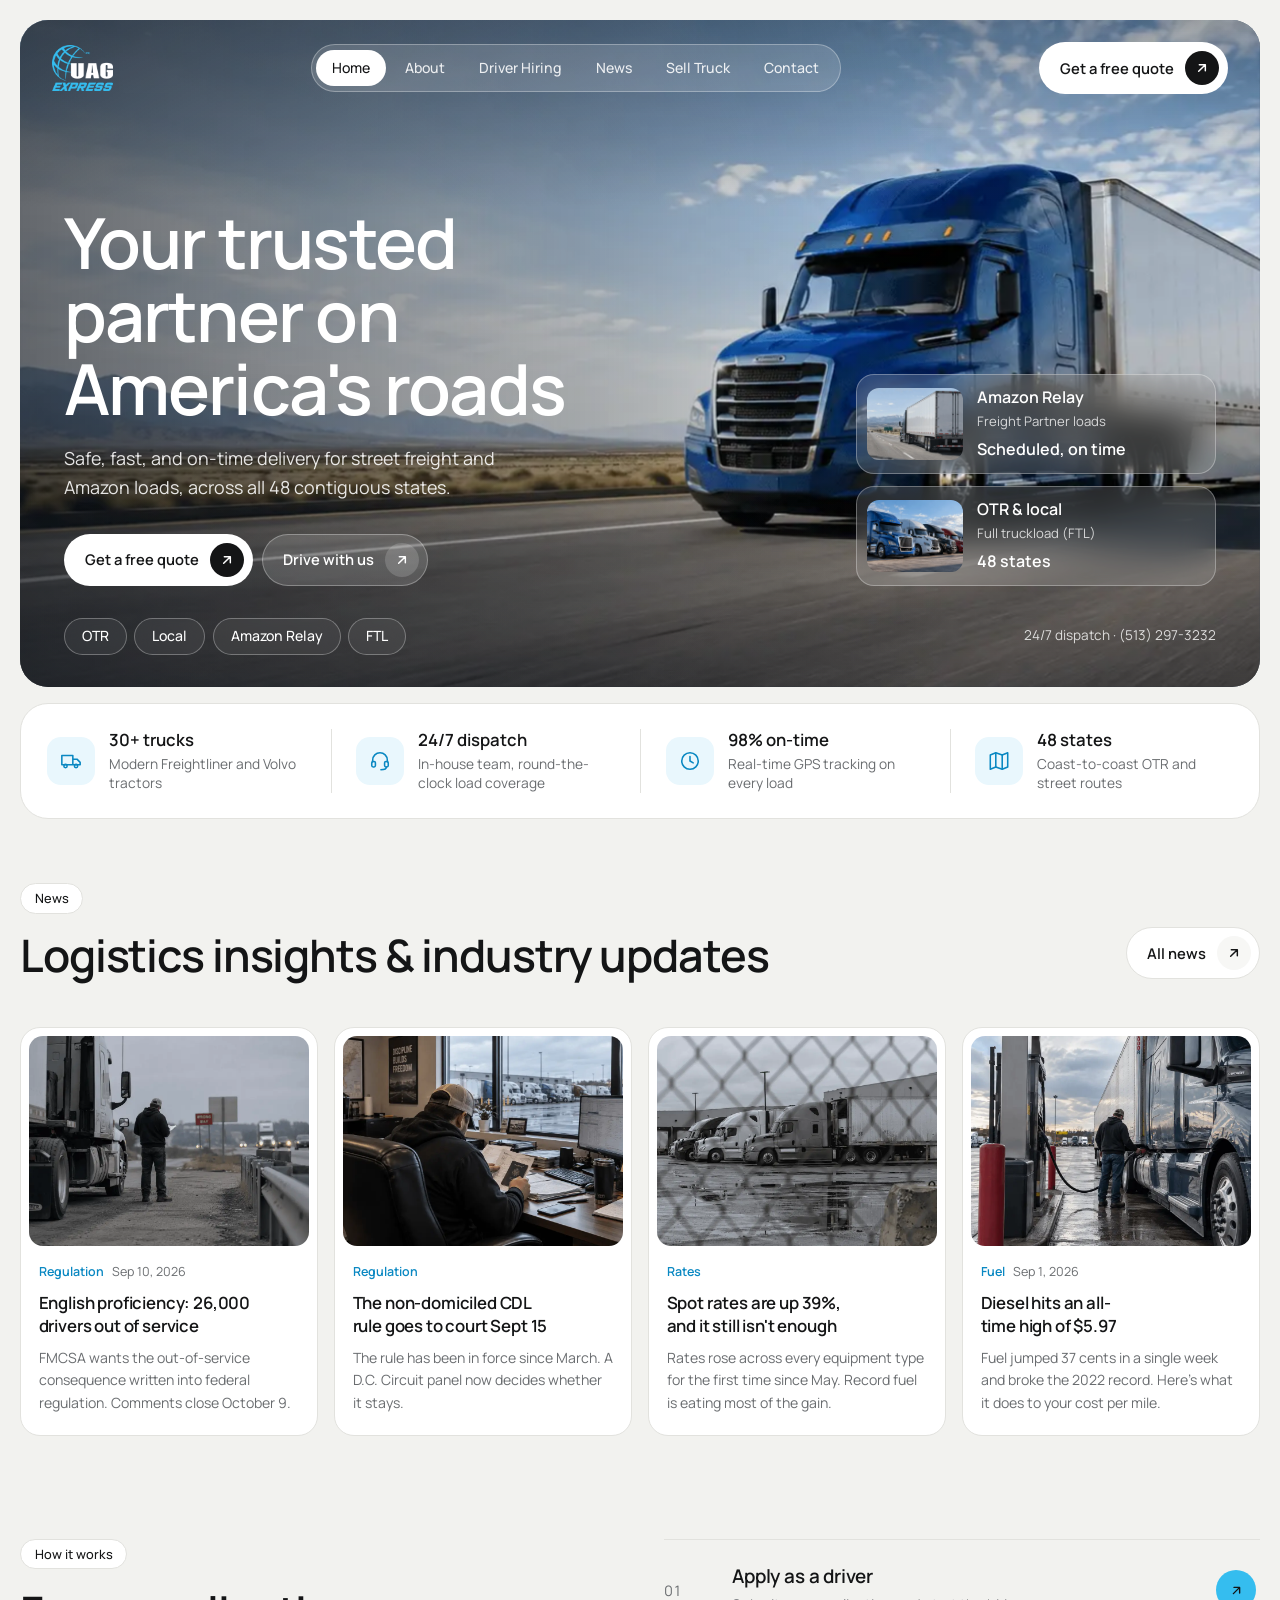
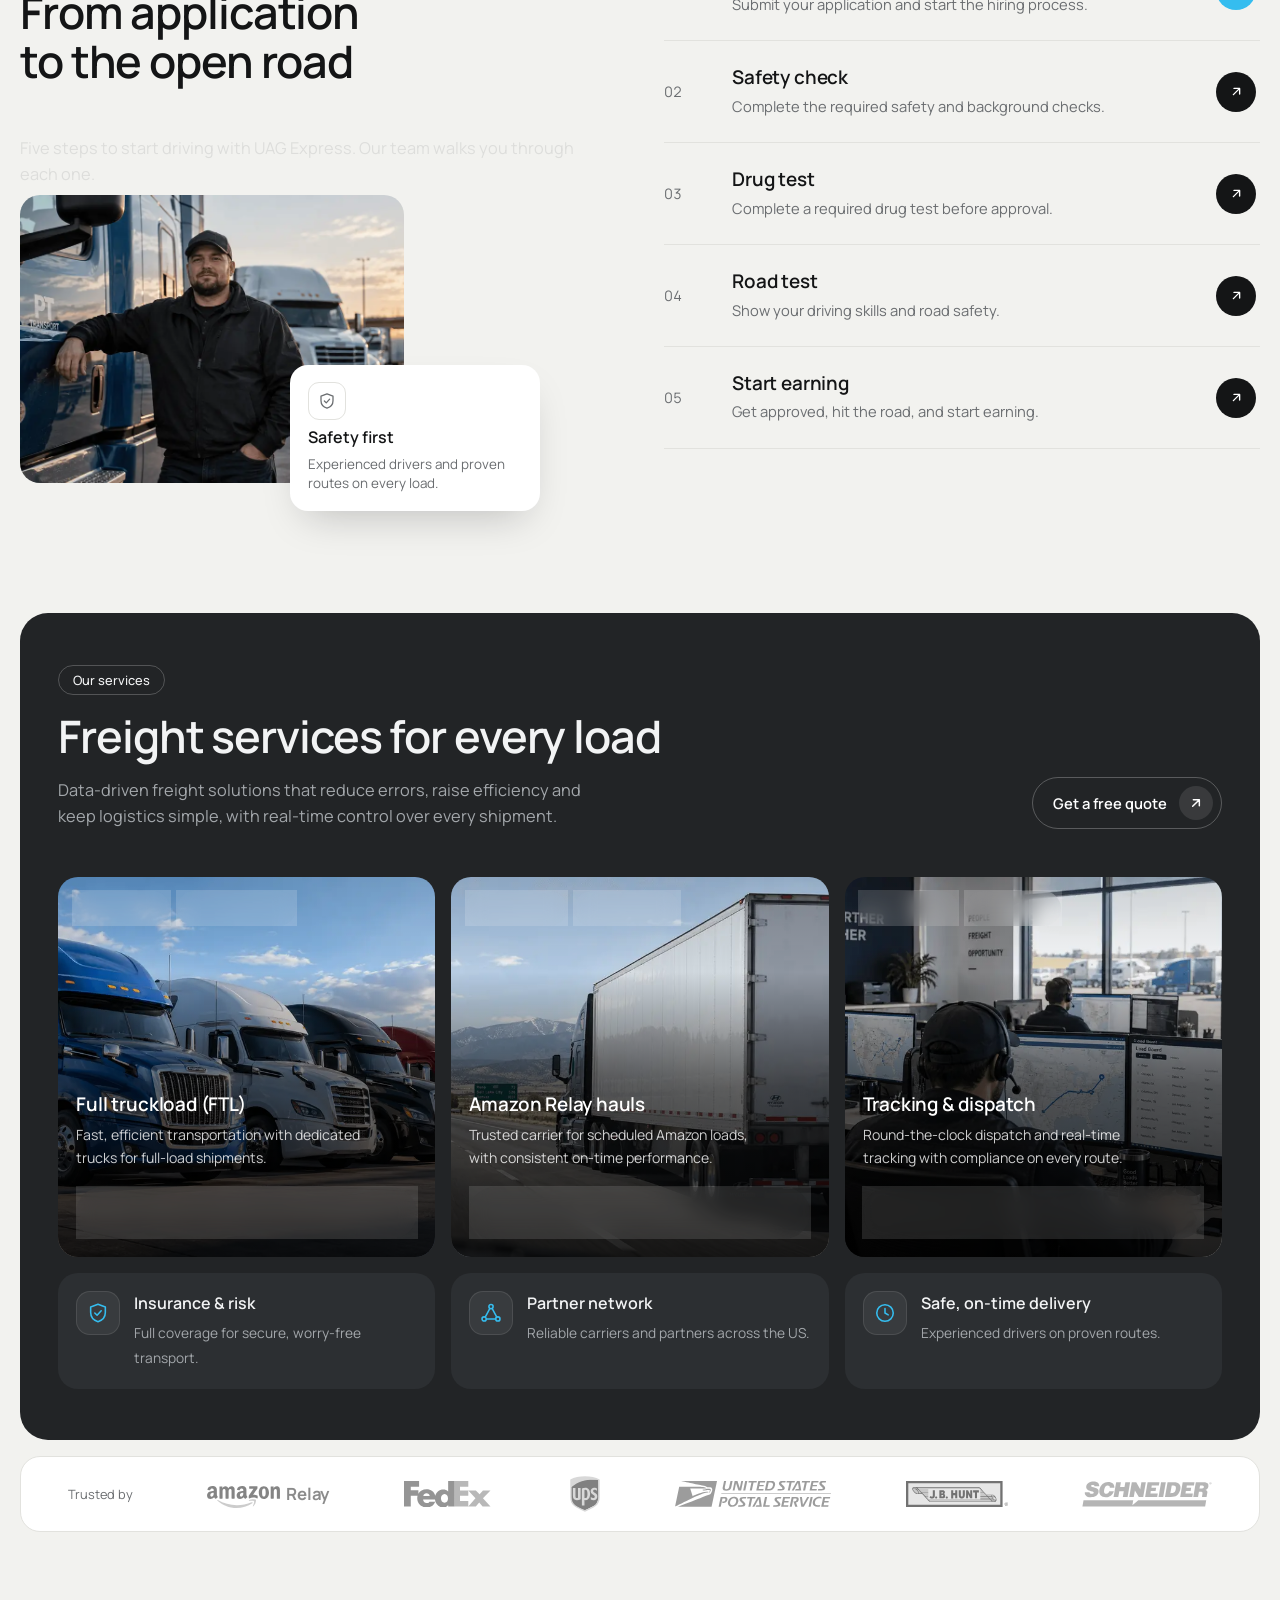
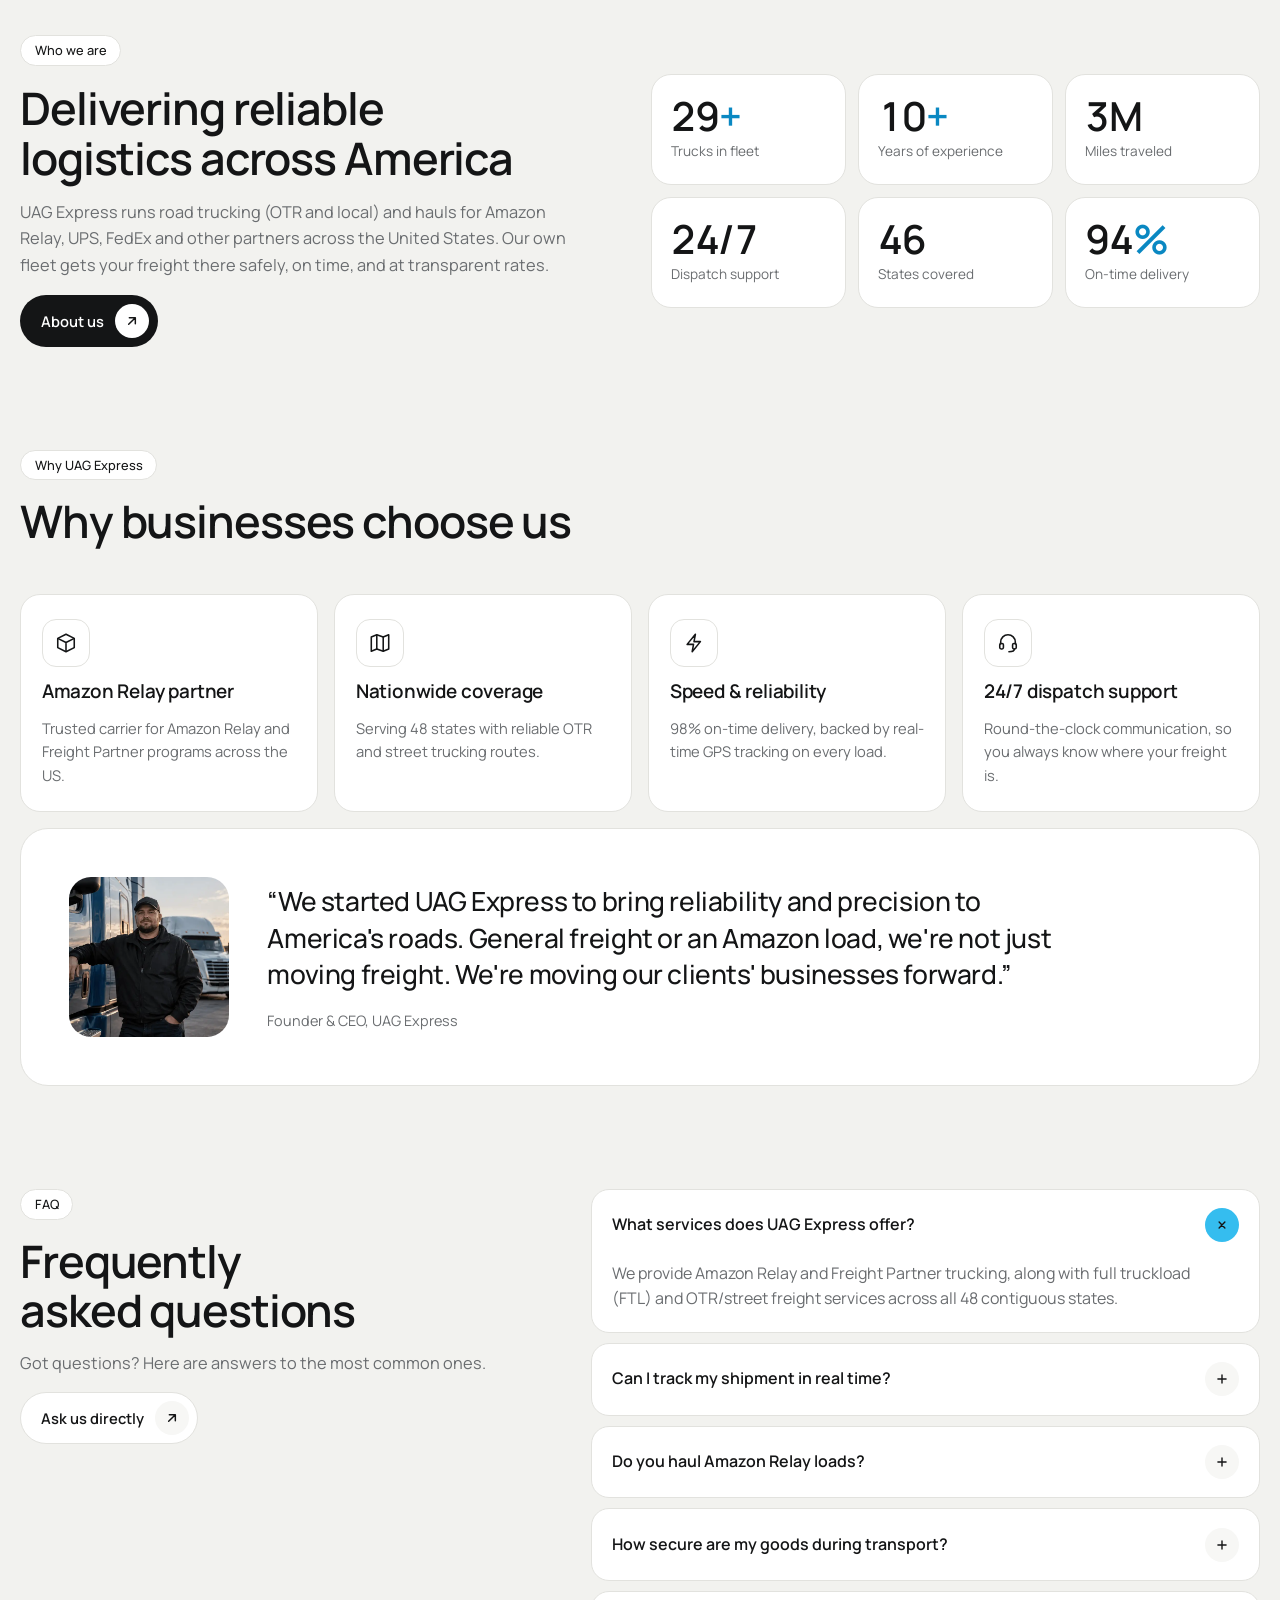
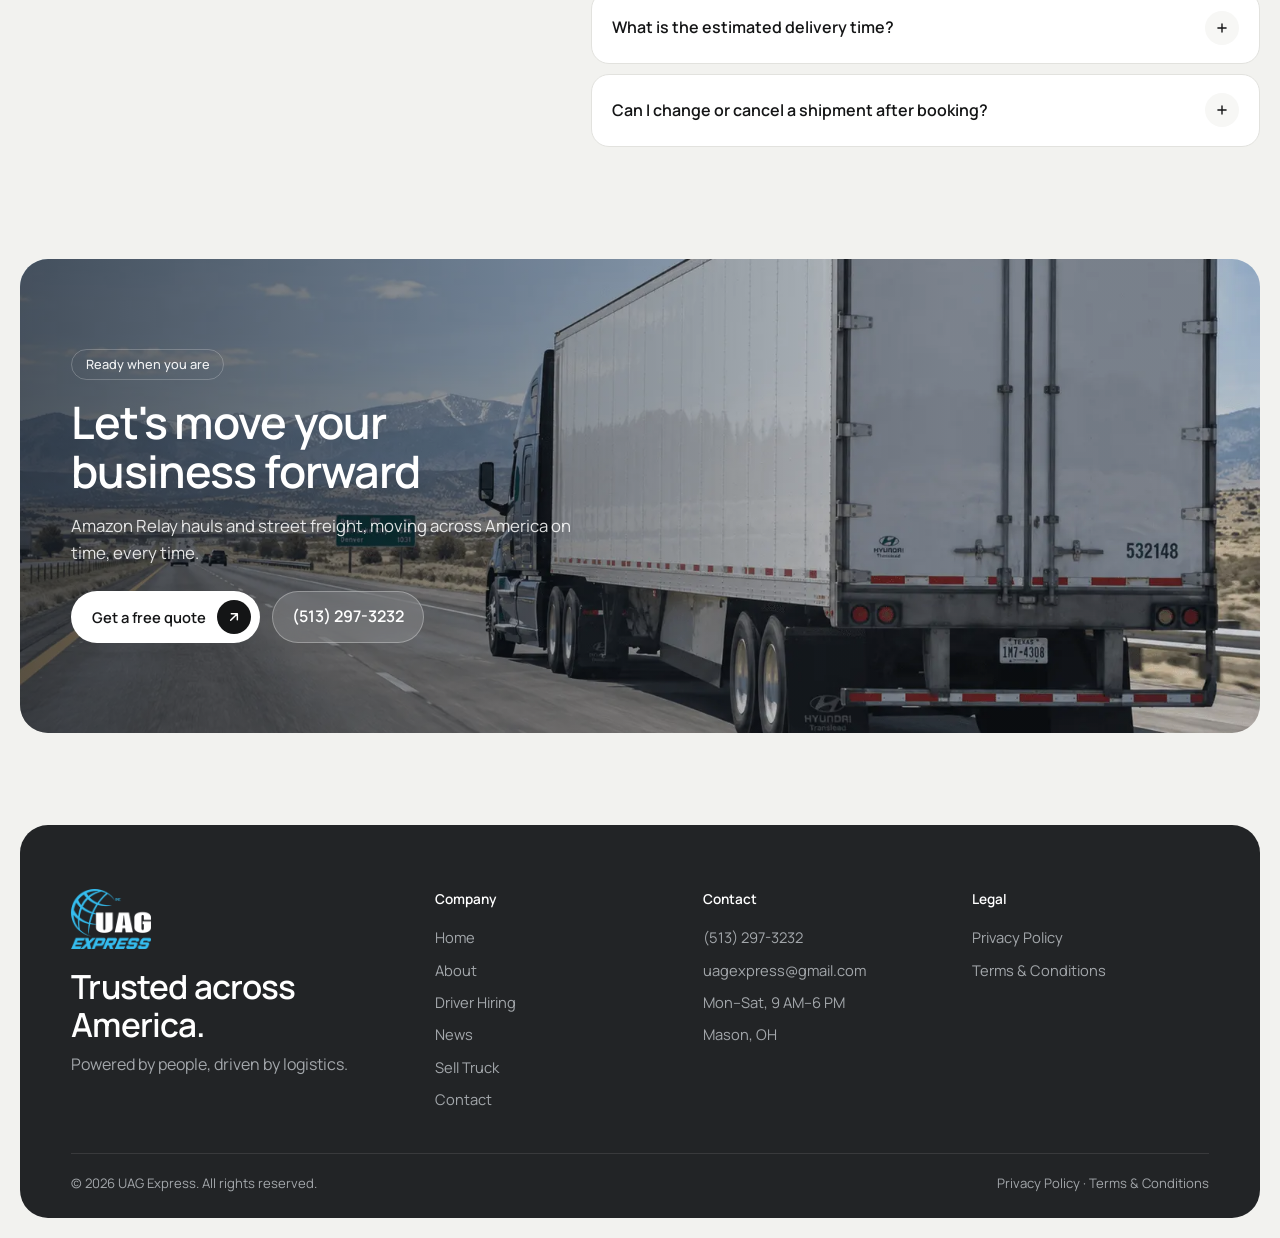
<file: index.html>
<!doctype html>
<html lang="en">
<head>
<meta charset="utf-8">
<meta name="viewport" content="width=device-width, initial-scale=1, viewport-fit=cover">
<title>UAG Express — OTR, Local &amp; Amazon Relay Trucking</title>
<meta name="description" content="UAG Express runs OTR, local and Amazon Relay trucking across 48 states. 24/7 dispatch, real-time GPS tracking and 98% on-time delivery. Mason, OH.">
<link rel="canonical" href="https://uagexpress.com/">
<meta property="og:type" content="website">
<meta property="og:site_name" content="UAG Express">
<meta property="og:title" content="UAG Express — OTR, Local &amp; Amazon Relay Trucking">
<meta property="og:description" content="UAG Express runs OTR, local and Amazon Relay trucking across 48 states. 24/7 dispatch, real-time GPS tracking and 98% on-time delivery. Mason, OH.">
<meta property="og:url" content="https://uagexpress.com/">
<meta property="og:image" content="https://uagexpress.com/img/og-image.jpg">
<meta property="og:image:width" content="1200">
<meta property="og:image:height" content="630">
<meta name="twitter:card" content="summary_large_image">
<meta name="theme-color" content="#F2F2EF">
<link rel="icon" type="image/png" href="img/logo-navy.png">
<link rel="preconnect" href="https://fonts.googleapis.com">
<link rel="preconnect" href="https://fonts.gstatic.com" crossorigin>
<link rel="stylesheet" href="https://fonts.googleapis.com/css2?family=Manrope:wght@400;500;600;700&display=swap">
<link rel="stylesheet" href="css/style.css?v=2">
<script src="js/main.js" defer></script>
<script type="application/ld+json">
{"@context":"https://schema.org","@type":"LocalBusiness","name":"UAG Express","url":"https://uagexpress.com/","logo":"https://uagexpress.com/img/logo-navy.png","image":"https://uagexpress.com/img/og-image.jpg","description":"OTR, local and Amazon Relay trucking across 48 states with 24/7 dispatch.","telephone":"+1-513-297-3232","email":"uagexpress@gmail.com","address":{"@type":"PostalAddress","addressLocality":"Mason","addressRegion":"OH","addressCountry":"US"},"areaServed":"US","openingHoursSpecification":{"@type":"OpeningHoursSpecification","dayOfWeek":["Monday","Tuesday","Wednesday","Thursday","Friday","Saturday"],"opens":"09:00","closes":"18:00"}}
</script>
</head>
<body data-page="home">

<svg width="0" height="0" style="position:absolute" aria-hidden="true">
  <defs>
    <symbol id="i-ne" viewBox="0 0 24 24" fill="none" stroke="currentColor" stroke-width="2.2" stroke-linecap="round" stroke-linejoin="round"><path d="M7 17L17 7M8 7h9v9"/></symbol>
    <symbol id="i-plus" viewBox="0 0 24 24" fill="none" stroke="currentColor" stroke-width="2.4" stroke-linecap="round"><path d="M12 5v14M5 12h14"/></symbol>
    <symbol id="i-truck" viewBox="0 0 24 24" fill="none" stroke="currentColor" stroke-width="1.7" stroke-linejoin="round"><path d="M2 6h12v10H2zM14 10h4.5l3.5 3.5V16h-8z"/><circle cx="6" cy="17.5" r="1.8"/><circle cx="17.5" cy="17.5" r="1.8"/></symbol>
    <symbol id="i-shield" viewBox="0 0 24 24" fill="none" stroke="currentColor" stroke-width="1.7" stroke-linejoin="round" stroke-linecap="round"><path d="M12 2.5l8 3v6c0 5-3.6 8.6-8 10-4.4-1.4-8-5-8-10v-6z"/><path d="M8.5 12l2.5 2.5 4.5-5"/></symbol>
    <symbol id="i-pin" viewBox="0 0 24 24" fill="none" stroke="currentColor" stroke-width="1.7" stroke-linejoin="round"><path d="M12 21.5s7-6.4 7-12a7 7 0 10-14 0c0 5.6 7 12 7 12z"/><circle cx="12" cy="9.5" r="2.4"/></symbol>
    <symbol id="i-headset" viewBox="0 0 24 24" fill="none" stroke="currentColor" stroke-width="1.7" stroke-linecap="round"><path d="M4 13v-2a8 8 0 0116 0v2"/><rect x="3" y="12.5" width="4" height="6" rx="1.5"/><rect x="17" y="12.5" width="4" height="6" rx="1.5"/><path d="M19 18.5c0 1.8-2.2 3-6 3"/></symbol>
    <symbol id="i-net" viewBox="0 0 24 24" fill="none" stroke="currentColor" stroke-width="1.7"><circle cx="12" cy="5" r="2.3"/><circle cx="4.5" cy="18.5" r="2.3"/><circle cx="19.5" cy="18.5" r="2.3"/><path d="M10.8 7L5.7 16.4M13.2 7l5.1 9.4M6.8 18.5h10.4"/></symbol>
    <symbol id="i-clock" viewBox="0 0 24 24" fill="none" stroke="currentColor" stroke-width="1.7" stroke-linecap="round"><circle cx="12" cy="12" r="9"/><path d="M12 7v5l3.5 2"/></symbol>
    <symbol id="i-box" viewBox="0 0 24 24" fill="none" stroke="currentColor" stroke-width="1.7" stroke-linejoin="round"><path d="M12 2.5l9 4.5v10l-9 4.5-9-4.5V7z"/><path d="M3 7l9 4.5L21 7M12 11.5v10"/></symbol>
    <symbol id="i-map" viewBox="0 0 24 24" fill="none" stroke="currentColor" stroke-width="1.7" stroke-linejoin="round"><path d="M2.5 5.5l6-2.5 7 2.5 6-2.5v15.5l-6 2.5-7-2.5-6 2.5z"/><path d="M8.5 3v15.5M15.5 5.5V21"/></symbol>
    <symbol id="i-bolt" viewBox="0 0 24 24" fill="none" stroke="currentColor" stroke-width="1.7" stroke-linejoin="round"><path d="M13.5 2.5L4.5 13.5h7l-1.5 8 9-11h-7z"/></symbol>
    <symbol id="i-phone" viewBox="0 0 24 24" fill="none" stroke="currentColor" stroke-width="1.7" stroke-linejoin="round"><path d="M5 3h4l2 5-2.5 1.5a11 11 0 006 6L16 13l5 2v4a2 2 0 01-2 2A17 17 0 013 5a2 2 0 012-2z"/></symbol>
    <symbol id="i-mail" viewBox="0 0 24 24" fill="none" stroke="currentColor" stroke-width="1.7" stroke-linejoin="round"><rect x="3" y="5" width="18" height="14" rx="2"/><path d="M3 7l9 6 9-6"/></symbol>
    <symbol id="i-loc" viewBox="0 0 24 24" fill="none" stroke="currentColor" stroke-width="1.7" stroke-linejoin="round"><path d="M12 22s7-6.5 7-12a7 7 0 10-14 0c0 5.5 7 12 7 12z"/><circle cx="12" cy="10" r="2.5"/></symbol>
    <symbol id="i-check" viewBox="0 0 24 24" fill="none" stroke="currentColor" stroke-width="1.7" stroke-linecap="round" stroke-linejoin="round"><rect x="3" y="3" width="18" height="18" rx="5"/><path d="M8 12.5l3 3 5-6"/></symbol>
    <symbol id="i-menu" viewBox="0 0 24 24" fill="none" stroke="currentColor" stroke-width="2" stroke-linecap="round"><path d="M4 8h16M4 16h16"/></symbol>
  </defs>
</svg>

<div class="frame">
<main>
<div class="page">
  <div class="hcard">
    <img class="bg" src="img/hero.webp" alt="">
      <div class="topbar">
    <a class="logo" href="index.html" aria-label="UAG Express home"><img src="img/logo-white.png" alt="UAG Express"></a>
    <nav class="nav" aria-label="Main">
      <a href="index.html" aria-current="page">Home</a><a href="about.html">About</a><a href="driver-hiring.html">Driver Hiring</a><a href="news.html">News</a><a href="sell-truck.html">Sell Truck</a><a href="contact.html">Contact</a>
    </nav>
    <a class="btn btn-white" href="contact.html">Get a free quote <span class="ar"><svg><use href="#i-ne"/></svg></span></a>
    <button class="burger" type="button" aria-label="Open menu" aria-expanded="false"><svg width="22" height="22"><use href="#i-menu"/></svg></button>
  </div>
    <div class="hero-body">
      <div class="hero-copy">
        <h1>Your trusted partner on America's roads</h1>
        <p>Safe, fast, and on-time delivery for street freight and Amazon loads, across all 48 contiguous states.</p>
        <div class="hero-btns"><a class="btn btn-white" href="contact.html">Get a free quote <span class="ar"><svg><use href="#i-ne"/></svg></span></a><a class="btn btn-glass" href="driver-hiring.html">Drive with us <span class="ar"><svg><use href="#i-ne"/></svg></span></a></div>
      </div>
      <div class="glass-stack">
        <a class="gcard" href="#services"><img src="img/states.webp" alt=""><div><b>Amazon Relay</b><span>Freight Partner loads</span><em>Scheduled, on time</em></div></a>
        <a class="gcard" href="#services"><img src="img/fleet.webp" alt=""><div><b>OTR &amp; local</b><span>Full truckload (FTL)</span><em>48 states</em></div></a>
      </div>
    </div>
    <div class="hero-foot">
      <div class="chips"><span>OTR</span><span>Local</span><span>Amazon Relay</span><span>FTL</span></div>
      <small>24/7 dispatch · <a href="tel:+15132973232">(513) 297-3232</a></small>
    </div>
  </div>

  <div>
    <div class="features">
      <div class="feat"><span class="ibox"><svg><use href="#i-truck"/></svg></span><div><b>30+ trucks</b><span>Modern Freightliner and Volvo tractors</span></div></div>
      <div class="feat"><span class="ibox"><svg><use href="#i-headset"/></svg></span><div><b>24/7 dispatch</b><span>In-house team, round-the-clock load coverage</span></div></div>
      <div class="feat"><span class="ibox"><svg><use href="#i-clock"/></svg></span><div><b>98% on-time</b><span>Real-time GPS tracking on every load</span></div></div>
      <div class="feat"><span class="ibox"><svg><use href="#i-map"/></svg></span><div><b>48 states</b><span>Coast-to-coast OTR and street routes</span></div></div>
    </div>
  </div>

  <section id="news" style="padding-top:clamp(32px,5vw,64px)">
    <div class="wrap">
      <div class="head row"><div style="display:grid;gap:1rem"><span class="tag">News</span><h2>Logistics insights &amp; industry updates</h2></div><a class="btn btn-line" href="news.html">All news <span class="ar"><svg><use href="#i-ne"/></svg></span></a></div>
      <div class="news">
        <a class="post" href="news.html"><div class="ph"><img src="img/n-english.webp" alt="" loading="lazy" width="1100" height="733"></div><div class="body"><div class="meta"><span class="t">Regulation</span><span>Sep 10, 2026</span></div><h3>English proficiency: 26,000 drivers out of service</h3><p>FMCSA wants the out-of-service consequence written into federal regulation. Comments close October 9.</p></div></a>
        <a class="post" href="news.html"><div class="ph"><img src="img/n-cdl.webp" alt="" loading="lazy" width="1100" height="733"></div><div class="body"><div class="meta"><span class="t">Regulation</span></div><h3>The non-domiciled CDL rule goes to court Sept 15</h3><p>The rule has been in force since March. A D.C. Circuit panel now decides whether it stays.</p></div></a>
        <a class="post" href="news.html"><div class="ph"><img src="img/n-rates.webp" alt="" loading="lazy" width="1100" height="733"></div><div class="body"><div class="meta"><span class="t">Rates</span></div><h3>Spot rates are up 39%, and it still isn&#x27;t enough</h3><p>Rates rose across every equipment type for the first time since May. Record fuel is eating most of the gain.</p></div></a>
        <a class="post" href="news.html"><div class="ph"><img src="img/n-diesel.webp" alt="" loading="lazy" width="1100" height="733"></div><div class="body"><div class="meta"><span class="t">Fuel</span><span>Sep 1, 2026</span></div><h3>Diesel hits an all-time high of $5.97</h3><p>Fuel jumped 37 cents in a single week and broke the 2022 record. Here&#x27;s what it does to your cost per mile.</p></div></a>
      </div>
    </div>
  </section>

  <section id="drive" class="mt0">
    <div class="wrap process">
      <div class="process-l">
        <span class="tag">How it works</span>
        <h2>From application to the open road</h2>
        <p class="lede">Five steps to start driving with UAG Express. Our team walks you through each one.</p>
        <div class="photo-note">
          <div class="ph"><img src="img/driver.webp" alt="UAG Express driver beside his truck" loading="lazy"></div>
          <div class="note"><span class="ibox"><svg><use href="#i-shield"/></svg></span><b>Safety first</b><span>Experienced drivers and proven routes on every load.</span></div>
        </div>
      </div>
      <ol class="steps">
        <li><span class="no">01</span><div><h3>Apply as a driver</h3><p>Submit your application and start the hiring process.</p></div><a class="go" href="driver-hiring.html#apply" aria-label="Apply as a driver"><svg><use href="#i-ne"/></svg></a></li>
        <li><span class="no">02</span><div><h3>Safety check</h3><p>Complete the required safety and background checks.</p></div><span class="go"><svg><use href="#i-ne"/></svg></span></li>
        <li><span class="no">03</span><div><h3>Drug test</h3><p>Complete a required drug test before approval.</p></div><span class="go"><svg><use href="#i-ne"/></svg></span></li>
        <li><span class="no">04</span><div><h3>Road test</h3><p>Show your driving skills and road safety.</p></div><span class="go"><svg><use href="#i-ne"/></svg></span></li>
        <li><span class="no">05</span><div><h3>Start earning</h3><p>Get approved, hit the road, and start earning.</p></div><span class="go"><svg><use href="#i-ne"/></svg></span></li>
      </ol>
    </div>
  </section>

  <div class="wrap" id="services">
    <div class="dcard">
      <div class="head row">
        <div><span class="tag on-dark">Our services</span><h2>Freight services for every load</h2><p class="lede">Data-driven freight solutions that reduce errors, raise efficiency and keep logistics simple, with real-time control over every shipment.</p></div>
        <a class="btn btn-line on-dark" href="contact.html">Get a free quote <span class="ar"><svg><use href="#i-ne"/></svg></span></a>
      </div>
      <div class="cards3">
        <article class="icard"><img src="img/fleet.webp" alt="" loading="lazy"><div class="tags"><span>Full truckload</span><span>Dedicated trucks</span></div><div class="bottom"><h3>Full truckload (FTL)</h3><p>Fast, efficient transportation with dedicated trucks for full-load shipments.</p><a class="btn" href="contact.html">Request a quote <span class="ar"><svg><use href="#i-ne"/></svg></span></a></div></article>
        <article class="icard"><img src="img/states.webp" alt="" loading="lazy"><div class="tags"><span>Amazon Relay</span><span>Freight Partner</span></div><div class="bottom"><h3>Amazon Relay hauls</h3><p>Trusted carrier for scheduled Amazon loads, with consistent on-time performance.</p><a class="btn" href="contact.html">Request a quote <span class="ar"><svg><use href="#i-ne"/></svg></span></a></div></article>
        <article class="icard"><img src="img/dispatch.webp" alt="" loading="lazy"><div class="tags"><span>24/7 dispatch</span><span>GPS tracking</span></div><div class="bottom"><h3>Tracking &amp; dispatch</h3><p>Round-the-clock dispatch and real-time tracking with compliance on every route.</p><a class="btn" href="contact.html">Talk to dispatch <span class="ar"><svg><use href="#i-ne"/></svg></span></a></div></article>
      </div>
      <div class="mini3">
        <div class="mini"><span class="ibox"><svg><use href="#i-shield"/></svg></span><div><b>Insurance &amp; risk</b><span>Full coverage for secure, worry-free transport.</span></div></div>
        <div class="mini"><span class="ibox"><svg><use href="#i-net"/></svg></span><div><b>Partner network</b><span>Reliable carriers and partners across the US.</span></div></div>
        <div class="mini"><span class="ibox"><svg><use href="#i-clock"/></svg></span><div><b>Safe, on-time delivery</b><span>Experienced drivers on proven routes.</span></div></div>
      </div>
    </div>
    <div class="partners"><small>Trusted by</small><span class="plogo relay"><img src="img/partners/amazon.svg" alt="Amazon" width="603" height="182" loading="lazy"><b>Relay</b></span><span class="plogo"><img src="img/partners/fedex.svg" alt="FedEx" width="2420" height="690" loading="lazy"></span><span class="plogo ups"><img src="img/partners/ups.svg" alt="UPS" width="52" height="62" loading="lazy"></span><span class="plogo"><img src="img/partners/usps.svg" alt="USPS" width="180" height="28" loading="lazy"></span><span class="plogo"><img src="img/partners/jbhunt.svg" alt="J.B. Hunt" width="153" height="39" loading="lazy"></span><span class="plogo"><img src="img/partners/schneider.svg" alt="Schneider" width="40" height="8" loading="lazy"></span></div>
  </div>

  <section>
    <div class="wrap about">
      <div>
        <span class="tag">Who we are</span>
        <h2>Delivering reliable logistics across America</h2>
        <p class="lede">UAG Express runs road trucking (OTR and local) and hauls for Amazon Relay, UPS, FedEx and other partners across the United States. Our own fleet gets your freight there safely, on time, and at transparent rates.</p>
        <a class="btn btn-dark" href="about.html" style="justify-self:start">About us <span class="ar"><svg><use href="#i-ne"/></svg></span></a>
      </div>
      <div class="stats">
        <div class="stat"><span class="n">30<i>+</i></span><span class="k">Trucks in fleet</span></div>
        <div class="stat"><span class="n">10<i>+</i></span><span class="k">Years of experience</span></div>
        <div class="stat"><span class="n">3M</span><span class="k">Miles traveled</span></div>
        <div class="stat"><span class="n">24/7</span><span class="k">Dispatch support</span></div>
        <div class="stat"><span class="n">48</span><span class="k">States covered</span></div>
        <div class="stat"><span class="n">98<i>%</i></span><span class="k">On-time delivery</span></div>
      </div>
    </div>
  </section>

  <section class="mt0">
    <div class="wrap">
      <div class="head"><span class="tag">Why UAG Express</span><h2>Why businesses choose us</h2></div>
      <div class="why">
        <div class="wcard"><span class="ibox"><svg><use href="#i-box"/></svg></span><h3>Amazon Relay partner</h3><p>Trusted carrier for Amazon Relay and Freight Partner programs across the US.</p></div>
        <div class="wcard"><span class="ibox"><svg><use href="#i-map"/></svg></span><h3>Nationwide coverage</h3><p>Serving 48 states with reliable OTR and street trucking routes.</p></div>
        <div class="wcard"><span class="ibox"><svg><use href="#i-bolt"/></svg></span><h3>Speed &amp; reliability</h3><p>98% on-time delivery, backed by real-time GPS tracking on every load.</p></div>
        <div class="wcard"><span class="ibox"><svg><use href="#i-headset"/></svg></span><h3>24/7 dispatch support</h3><p>Round-the-clock communication, so you always know where your freight is.</p></div>
      </div>
      <div ><div class="quote"><div class="qph"><img src="img/driver.webp" alt="" loading="lazy"></div><div><blockquote>“We started UAG Express to bring reliability and precision to America's roads. General freight or an Amazon load, we're not just moving freight. We're moving our clients' businesses forward.”</blockquote><cite>Founder &amp; CEO, UAG Express</cite></div></div></div>
    </div>
  </section>

  <section class="mt0"><div class="wrap faq">
      <div><span class="tag">FAQ</span><h2>Frequently asked questions</h2><p class="lede">Got questions? Here are answers to the most common ones.</p><a class="btn btn-line" href="contact.html" style="justify-self:start">Ask us directly <span class="ar"><svg><use href="#i-ne"/></svg></span></a></div>
      <div>
        <details open><summary>What services does UAG Express offer?<span class="pm"><svg><use href="#i-plus"/></svg></span></summary><p>We provide Amazon Relay and Freight Partner trucking, along with full truckload (FTL) and OTR/street freight services across all 48 contiguous states.</p></details>
        <details><summary>Can I track my shipment in real time?<span class="pm"><svg><use href="#i-plus"/></svg></span></summary><p>Yes. Every load is tracked with real-time GPS, so you always know exactly where your shipment is throughout its journey.</p></details>
        <details><summary>Do you haul Amazon Relay loads?<span class="pm"><svg><use href="#i-plus"/></svg></span></summary><p>Yes. Amazon Relay and Freight Partner hauls are one of our core services, with consistent on-time performance for scheduled Amazon loads.</p></details>
        <details><summary>How secure are my goods during transport?<span class="pm"><svg><use href="#i-plus"/></svg></span></summary><p>All shipments are handled by experienced, vetted drivers using proper loading and securing procedures, with full insurance coverage on every load.</p></details>
        <details><summary>What is the estimated delivery time?<span class="pm"><svg><use href="#i-plus"/></svg></span></summary><p>It depends on route and distance. With nationwide coverage and a 98% on-time rate, most loads arrive on schedule as planned.</p></details>
        <details><summary>Can I change or cancel a shipment after booking?<span class="pm"><svg><use href="#i-plus"/></svg></span></summary><p>Yes. Contact our dispatch team as early as possible. Changes and cancellations are handled case by case, depending on how close the load is to pickup.</p></details>
      </div>
    </div></section>
  <div class="wrap">
  <section style="padding-top:0;padding-bottom:clamp(40px,6vw,72px)">
  <div class="cta">
    <img src="img/states-lg.webp" alt="" loading="lazy" style="object-position:50% 55%">
    <div class="cta-in">
      <span class="tag on-dark">Ready when you are</span>
      <h2>Let's move your business forward</h2>
      <p>Amazon Relay hauls and street freight, moving across America on time, every time.</p>
      <div class="actions"><a class="btn btn-white" href="contact.html">Get a free quote <span class="ar"><svg><use href="#i-ne"/></svg></span></a><a class="phone-pill" href="tel:+15132973232">(513) 297-3232</a></div>
    </div>
  </div>
  </section>
  </div>
</div>
</main>
</div>

<footer>
  <div class="frame" style="padding-block:0">
    <div class="fcard">
      <div class="foot">
        <div>
          <a class="logo" href="index.html" aria-label="UAG Express home"><img src="img/logo-white.png" alt="UAG Express"></a>
          <p class="big">Trusted across America.</p>
          <p style="margin-top:.5rem">Powered by people, driven by logistics.</p>
        </div>
        <div><h4>Company</h4><ul><li><a href="index.html">Home</a></li><li><a href="about.html">About</a></li><li><a href="driver-hiring.html">Driver Hiring</a></li><li><a href="news.html">News</a></li><li><a href="sell-truck.html">Sell Truck</a></li><li><a href="contact.html">Contact</a></li></ul></div>
        <div><h4>Contact</h4><ul><li><a href="tel:+15132973232">(513) 297-3232</a></li><li><a href="mailto:uagexpress@gmail.com">uagexpress@gmail.com</a></li><li>Mon–Sat, 9 AM–6 PM</li><li>Mason, OH</li></ul></div>
        <div><h4>Legal</h4><ul><li><a href="privacy.html">Privacy Policy</a></li><li><a href="terms.html">Terms &amp; Conditions</a></li></ul></div>
      </div>
      <div class="foot-bottom"><span>© 2026 UAG Express. All rights reserved.</span><span><a href="privacy.html">Privacy Policy</a> · <a href="terms.html">Terms &amp; Conditions</a></span></div>
    </div>
  </div>
</footer>

</body>
</html>
</file>
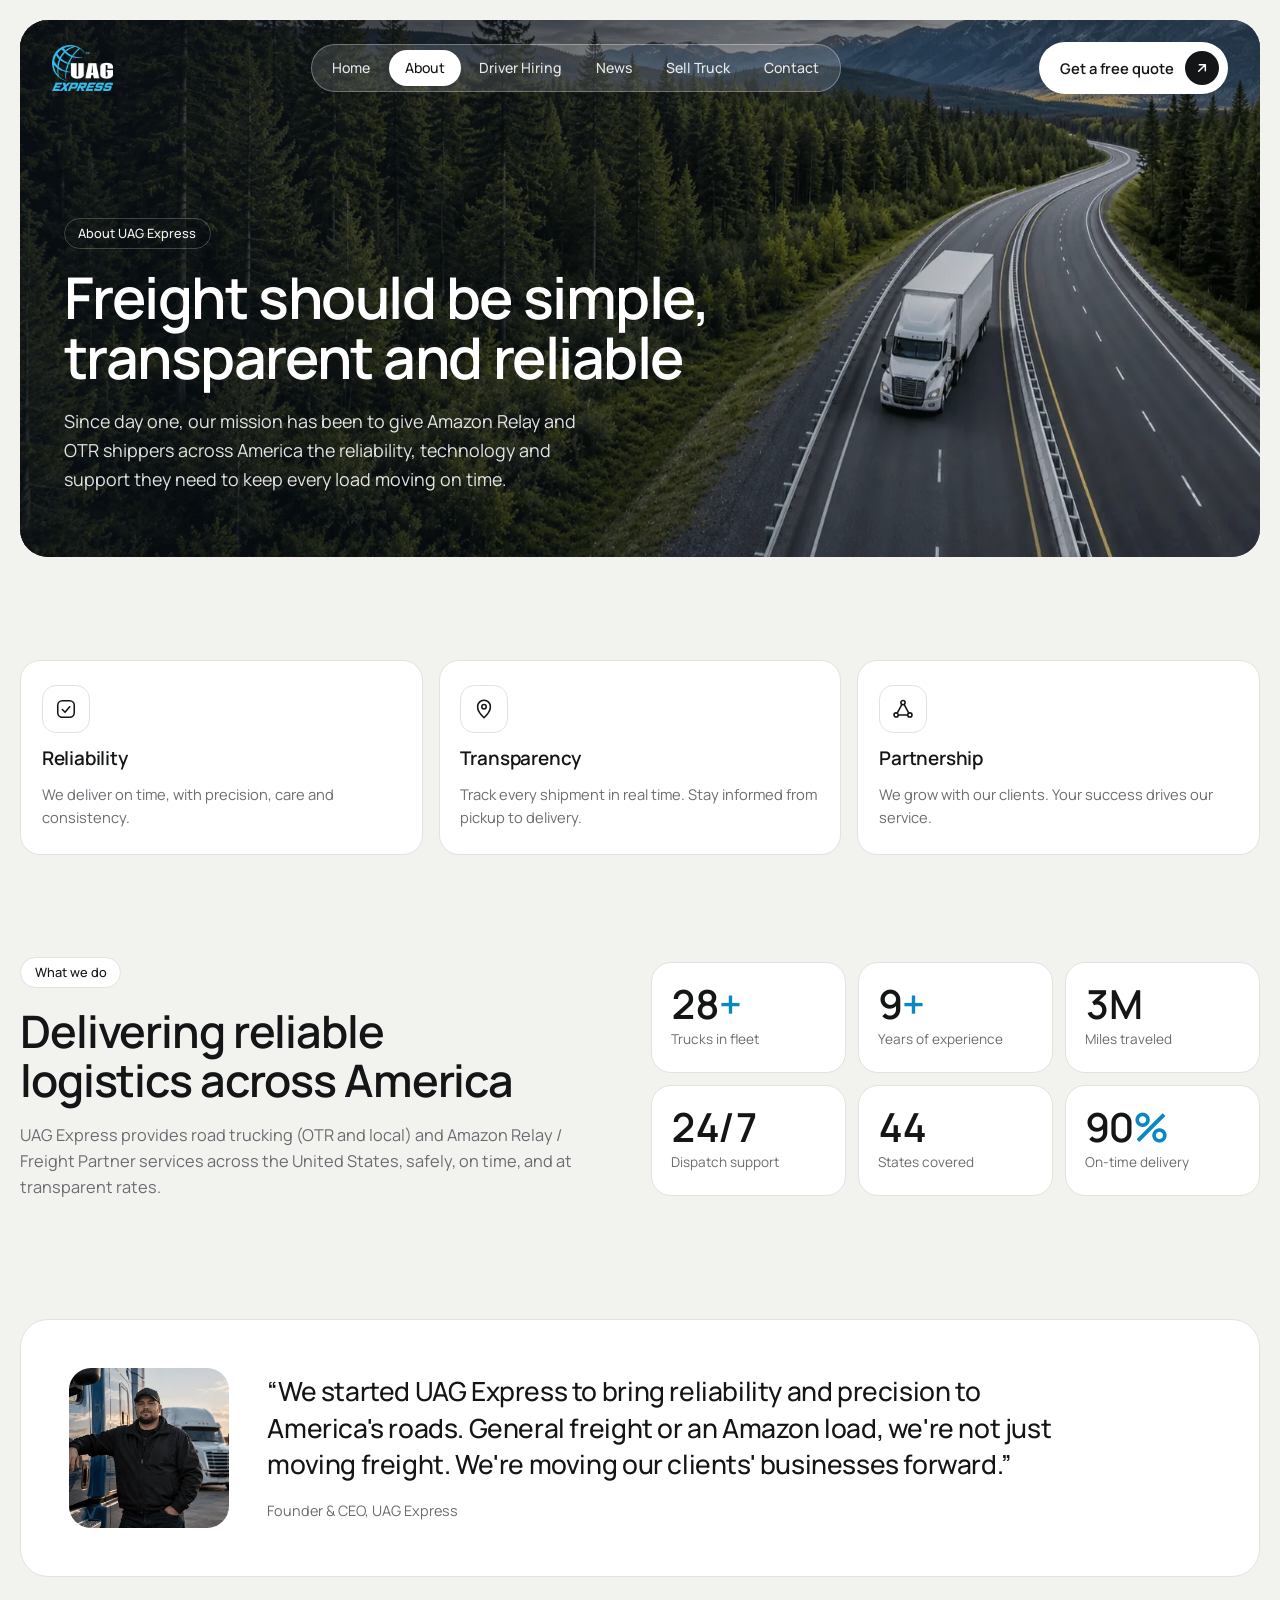
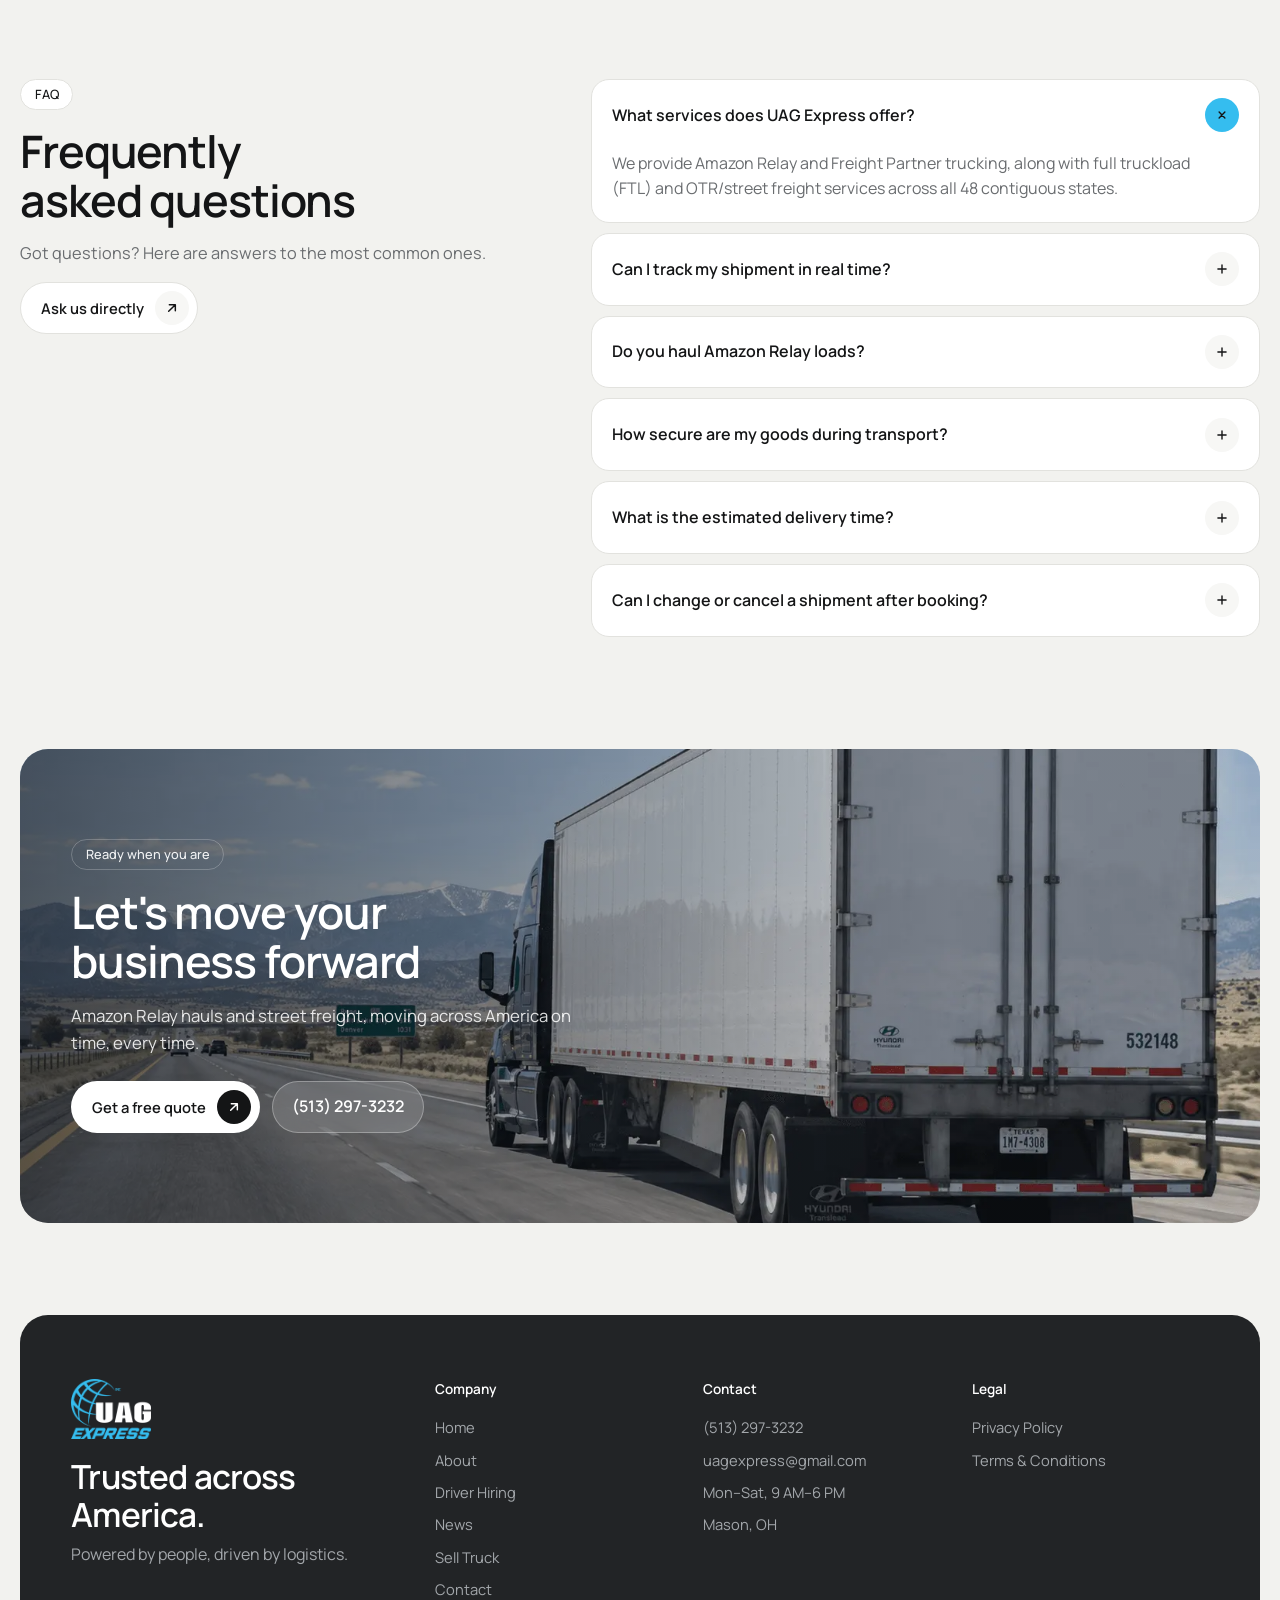
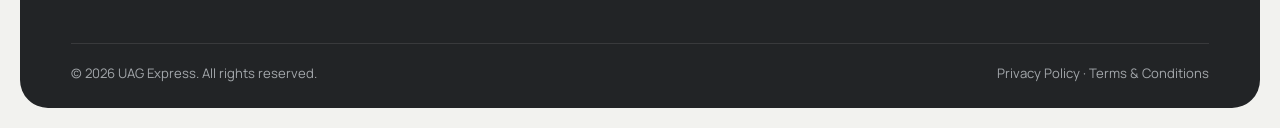
<file: about.html>
<!doctype html>
<html lang="en">
<head>
<meta charset="utf-8">
<meta name="viewport" content="width=device-width, initial-scale=1, viewport-fit=cover">
<title>About Us — UAG Express</title>
<meta name="description" content="UAG Express keeps freight simple, transparent and reliable for Amazon Relay and OTR shippers across America.">
<link rel="canonical" href="https://uagexpress.com/about.html">
<meta property="og:type" content="website">
<meta property="og:site_name" content="UAG Express">
<meta property="og:title" content="About Us — UAG Express">
<meta property="og:description" content="UAG Express keeps freight simple, transparent and reliable for Amazon Relay and OTR shippers across America.">
<meta property="og:url" content="https://uagexpress.com/about.html">
<meta property="og:image" content="https://uagexpress.com/img/og-image.jpg">
<meta property="og:image:width" content="1200">
<meta property="og:image:height" content="630">
<meta name="twitter:card" content="summary_large_image">
<meta name="theme-color" content="#F2F2EF">
<link rel="icon" type="image/png" href="img/logo-navy.png">
<link rel="preconnect" href="https://fonts.googleapis.com">
<link rel="preconnect" href="https://fonts.gstatic.com" crossorigin>
<link rel="stylesheet" href="https://fonts.googleapis.com/css2?family=Manrope:wght@400;500;600;700&display=swap">
<link rel="stylesheet" href="css/style.css?v=2">
<script src="js/main.js" defer></script>
</head>
<body data-page="about">

<svg width="0" height="0" style="position:absolute" aria-hidden="true">
  <defs>
    <symbol id="i-ne" viewBox="0 0 24 24" fill="none" stroke="currentColor" stroke-width="2.2" stroke-linecap="round" stroke-linejoin="round"><path d="M7 17L17 7M8 7h9v9"/></symbol>
    <symbol id="i-plus" viewBox="0 0 24 24" fill="none" stroke="currentColor" stroke-width="2.4" stroke-linecap="round"><path d="M12 5v14M5 12h14"/></symbol>
    <symbol id="i-truck" viewBox="0 0 24 24" fill="none" stroke="currentColor" stroke-width="1.7" stroke-linejoin="round"><path d="M2 6h12v10H2zM14 10h4.5l3.5 3.5V16h-8z"/><circle cx="6" cy="17.5" r="1.8"/><circle cx="17.5" cy="17.5" r="1.8"/></symbol>
    <symbol id="i-shield" viewBox="0 0 24 24" fill="none" stroke="currentColor" stroke-width="1.7" stroke-linejoin="round" stroke-linecap="round"><path d="M12 2.5l8 3v6c0 5-3.6 8.6-8 10-4.4-1.4-8-5-8-10v-6z"/><path d="M8.5 12l2.5 2.5 4.5-5"/></symbol>
    <symbol id="i-pin" viewBox="0 0 24 24" fill="none" stroke="currentColor" stroke-width="1.7" stroke-linejoin="round"><path d="M12 21.5s7-6.4 7-12a7 7 0 10-14 0c0 5.6 7 12 7 12z"/><circle cx="12" cy="9.5" r="2.4"/></symbol>
    <symbol id="i-headset" viewBox="0 0 24 24" fill="none" stroke="currentColor" stroke-width="1.7" stroke-linecap="round"><path d="M4 13v-2a8 8 0 0116 0v2"/><rect x="3" y="12.5" width="4" height="6" rx="1.5"/><rect x="17" y="12.5" width="4" height="6" rx="1.5"/><path d="M19 18.5c0 1.8-2.2 3-6 3"/></symbol>
    <symbol id="i-net" viewBox="0 0 24 24" fill="none" stroke="currentColor" stroke-width="1.7"><circle cx="12" cy="5" r="2.3"/><circle cx="4.5" cy="18.5" r="2.3"/><circle cx="19.5" cy="18.5" r="2.3"/><path d="M10.8 7L5.7 16.4M13.2 7l5.1 9.4M6.8 18.5h10.4"/></symbol>
    <symbol id="i-clock" viewBox="0 0 24 24" fill="none" stroke="currentColor" stroke-width="1.7" stroke-linecap="round"><circle cx="12" cy="12" r="9"/><path d="M12 7v5l3.5 2"/></symbol>
    <symbol id="i-box" viewBox="0 0 24 24" fill="none" stroke="currentColor" stroke-width="1.7" stroke-linejoin="round"><path d="M12 2.5l9 4.5v10l-9 4.5-9-4.5V7z"/><path d="M3 7l9 4.5L21 7M12 11.5v10"/></symbol>
    <symbol id="i-map" viewBox="0 0 24 24" fill="none" stroke="currentColor" stroke-width="1.7" stroke-linejoin="round"><path d="M2.5 5.5l6-2.5 7 2.5 6-2.5v15.5l-6 2.5-7-2.5-6 2.5z"/><path d="M8.5 3v15.5M15.5 5.5V21"/></symbol>
    <symbol id="i-bolt" viewBox="0 0 24 24" fill="none" stroke="currentColor" stroke-width="1.7" stroke-linejoin="round"><path d="M13.5 2.5L4.5 13.5h7l-1.5 8 9-11h-7z"/></symbol>
    <symbol id="i-phone" viewBox="0 0 24 24" fill="none" stroke="currentColor" stroke-width="1.7" stroke-linejoin="round"><path d="M5 3h4l2 5-2.5 1.5a11 11 0 006 6L16 13l5 2v4a2 2 0 01-2 2A17 17 0 013 5a2 2 0 012-2z"/></symbol>
    <symbol id="i-mail" viewBox="0 0 24 24" fill="none" stroke="currentColor" stroke-width="1.7" stroke-linejoin="round"><rect x="3" y="5" width="18" height="14" rx="2"/><path d="M3 7l9 6 9-6"/></symbol>
    <symbol id="i-loc" viewBox="0 0 24 24" fill="none" stroke="currentColor" stroke-width="1.7" stroke-linejoin="round"><path d="M12 22s7-6.5 7-12a7 7 0 10-14 0c0 5.5 7 12 7 12z"/><circle cx="12" cy="10" r="2.5"/></symbol>
    <symbol id="i-check" viewBox="0 0 24 24" fill="none" stroke="currentColor" stroke-width="1.7" stroke-linecap="round" stroke-linejoin="round"><rect x="3" y="3" width="18" height="18" rx="5"/><path d="M8 12.5l3 3 5-6"/></symbol>
    <symbol id="i-menu" viewBox="0 0 24 24" fill="none" stroke="currentColor" stroke-width="2" stroke-linecap="round"><path d="M4 8h16M4 16h16"/></symbol>
  </defs>
</svg>

<div class="frame">
<main>
<div class="page">
  <div class="hcard inner">
    <img class="bg" src="img/highway.webp" alt="" style="object-position:70% 60%">
      <div class="topbar">
    <a class="logo" href="index.html" aria-label="UAG Express home"><img src="img/logo-white.png" alt="UAG Express"></a>
    <nav class="nav" aria-label="Main">
      <a href="index.html">Home</a><a href="about.html" aria-current="page">About</a><a href="driver-hiring.html">Driver Hiring</a><a href="news.html">News</a><a href="sell-truck.html">Sell Truck</a><a href="contact.html">Contact</a>
    </nav>
    <a class="btn btn-white" href="contact.html">Get a free quote <span class="ar"><svg><use href="#i-ne"/></svg></span></a>
    <button class="burger" type="button" aria-label="Open menu" aria-expanded="false"><svg width="22" height="22"><use href="#i-menu"/></svg></button>
  </div>
    <div class="hero-body"><div class="hero-copy">
      <span class="tag on-dark">About UAG Express</span>
      <h1>Freight should be simple, transparent and reliable</h1>
      <p>Since day one, our mission has been to give Amazon Relay and OTR shippers across America the reliability, technology and support they need to keep every load moving on time.</p>
    </div></div>
  </div>
  <section>
    <div class="wrap">
      <div class="values">
        <div class="wcard"><span class="ibox"><svg><use href="#i-check"/></svg></span><h3>Reliability</h3><p>We deliver on time, with precision, care and consistency.</p></div>
        <div class="wcard"><span class="ibox"><svg><use href="#i-pin"/></svg></span><h3>Transparency</h3><p>Track every shipment in real time. Stay informed from pickup to delivery.</p></div>
        <div class="wcard"><span class="ibox"><svg><use href="#i-net"/></svg></span><h3>Partnership</h3><p>We grow with our clients. Your success drives our service.</p></div>
      </div>
    </div>
  </section>
  <section class="mt0">
    <div class="wrap about">
      <div>
        <span class="tag">What we do</span>
        <h2>Delivering reliable logistics across America</h2>
        <p class="lede">UAG Express provides road trucking (OTR and local) and Amazon Relay / Freight Partner services across the United States, safely, on time, and at transparent rates.</p>
      </div>
      <div class="stats">
        <div class="stat"><span class="n">30<i>+</i></span><span class="k">Trucks in fleet</span></div>
        <div class="stat"><span class="n">10<i>+</i></span><span class="k">Years of experience</span></div>
        <div class="stat"><span class="n">3M</span><span class="k">Miles traveled</span></div>
        <div class="stat"><span class="n">24/7</span><span class="k">Dispatch support</span></div>
        <div class="stat"><span class="n">48</span><span class="k">States covered</span></div>
        <div class="stat"><span class="n">98<i>%</i></span><span class="k">On-time delivery</span></div>
      </div>
    </div>
  </section>
  <section class="mt0"><div class="wrap" ><div class="quote"><div class="qph"><img src="img/driver.webp" alt="" loading="lazy"></div><div><blockquote>“We started UAG Express to bring reliability and precision to America's roads. General freight or an Amazon load, we're not just moving freight. We're moving our clients' businesses forward.”</blockquote><cite>Founder &amp; CEO, UAG Express</cite></div></div></div></section>
  <section class="mt0"><div class="wrap faq">
      <div><span class="tag">FAQ</span><h2>Frequently asked questions</h2><p class="lede">Got questions? Here are answers to the most common ones.</p><a class="btn btn-line" href="contact.html" style="justify-self:start">Ask us directly <span class="ar"><svg><use href="#i-ne"/></svg></span></a></div>
      <div>
        <details open><summary>What services does UAG Express offer?<span class="pm"><svg><use href="#i-plus"/></svg></span></summary><p>We provide Amazon Relay and Freight Partner trucking, along with full truckload (FTL) and OTR/street freight services across all 48 contiguous states.</p></details>
        <details><summary>Can I track my shipment in real time?<span class="pm"><svg><use href="#i-plus"/></svg></span></summary><p>Yes. Every load is tracked with real-time GPS, so you always know exactly where your shipment is throughout its journey.</p></details>
        <details><summary>Do you haul Amazon Relay loads?<span class="pm"><svg><use href="#i-plus"/></svg></span></summary><p>Yes. Amazon Relay and Freight Partner hauls are one of our core services, with consistent on-time performance for scheduled Amazon loads.</p></details>
        <details><summary>How secure are my goods during transport?<span class="pm"><svg><use href="#i-plus"/></svg></span></summary><p>All shipments are handled by experienced, vetted drivers using proper loading and securing procedures, with full insurance coverage on every load.</p></details>
        <details><summary>What is the estimated delivery time?<span class="pm"><svg><use href="#i-plus"/></svg></span></summary><p>It depends on route and distance. With nationwide coverage and a 98% on-time rate, most loads arrive on schedule as planned.</p></details>
        <details><summary>Can I change or cancel a shipment after booking?<span class="pm"><svg><use href="#i-plus"/></svg></span></summary><p>Yes. Contact our dispatch team as early as possible. Changes and cancellations are handled case by case, depending on how close the load is to pickup.</p></details>
      </div>
    </div></section>
  <div class="wrap">
  <section style="padding-top:0;padding-bottom:clamp(40px,6vw,72px)">
  <div class="cta">
    <img src="img/states-lg.webp" alt="" loading="lazy" style="object-position:50% 55%">
    <div class="cta-in">
      <span class="tag on-dark">Ready when you are</span>
      <h2>Let's move your business forward</h2>
      <p>Amazon Relay hauls and street freight, moving across America on time, every time.</p>
      <div class="actions"><a class="btn btn-white" href="contact.html">Get a free quote <span class="ar"><svg><use href="#i-ne"/></svg></span></a><a class="phone-pill" href="tel:+15132973232">(513) 297-3232</a></div>
    </div>
  </div>
  </section>
  </div>
</div>
</main>
</div>

<footer>
  <div class="frame" style="padding-block:0">
    <div class="fcard">
      <div class="foot">
        <div>
          <a class="logo" href="index.html" aria-label="UAG Express home"><img src="img/logo-white.png" alt="UAG Express"></a>
          <p class="big">Trusted across America.</p>
          <p style="margin-top:.5rem">Powered by people, driven by logistics.</p>
        </div>
        <div><h4>Company</h4><ul><li><a href="index.html">Home</a></li><li><a href="about.html">About</a></li><li><a href="driver-hiring.html">Driver Hiring</a></li><li><a href="news.html">News</a></li><li><a href="sell-truck.html">Sell Truck</a></li><li><a href="contact.html">Contact</a></li></ul></div>
        <div><h4>Contact</h4><ul><li><a href="tel:+15132973232">(513) 297-3232</a></li><li><a href="mailto:uagexpress@gmail.com">uagexpress@gmail.com</a></li><li>Mon–Sat, 9 AM–6 PM</li><li>Mason, OH</li></ul></div>
        <div><h4>Legal</h4><ul><li><a href="privacy.html">Privacy Policy</a></li><li><a href="terms.html">Terms &amp; Conditions</a></li></ul></div>
      </div>
      <div class="foot-bottom"><span>© 2026 UAG Express. All rights reserved.</span><span><a href="privacy.html">Privacy Policy</a> · <a href="terms.html">Terms &amp; Conditions</a></span></div>
    </div>
  </div>
</footer>

</body>
</html>
</file>
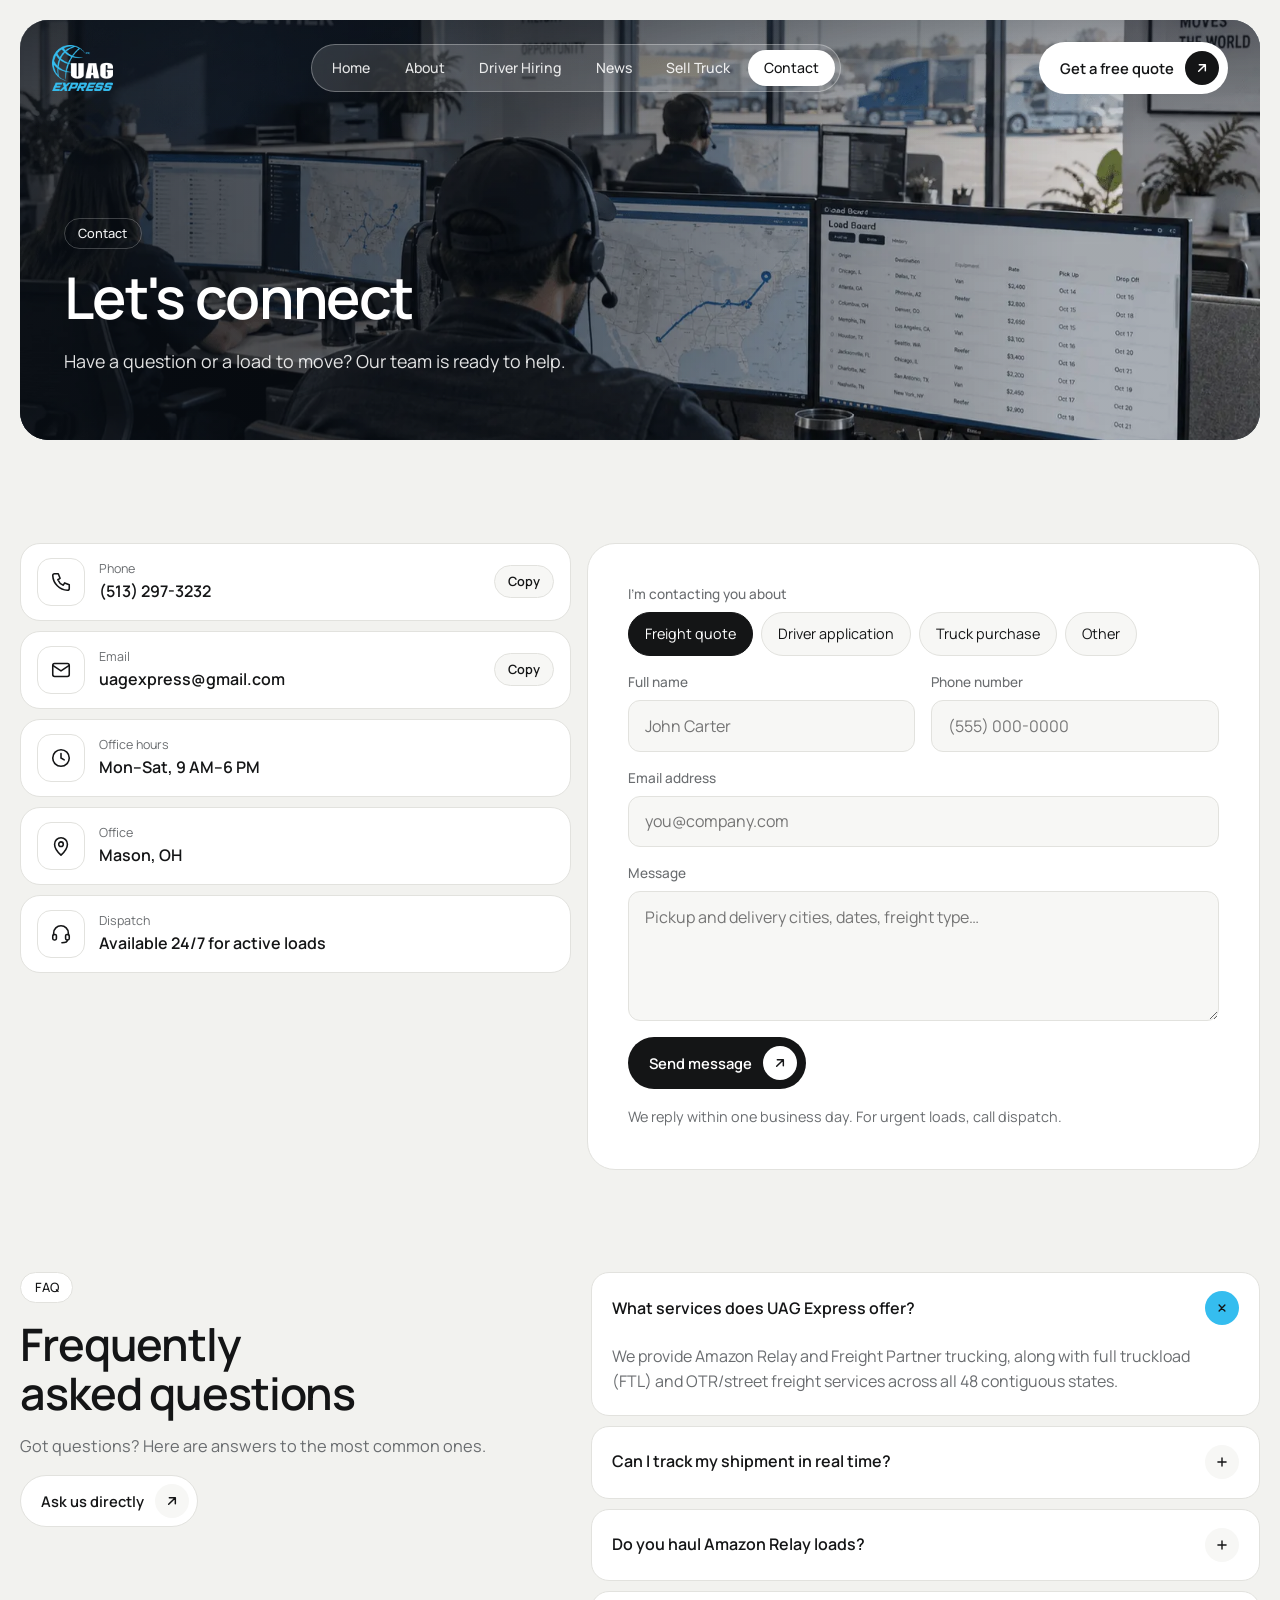
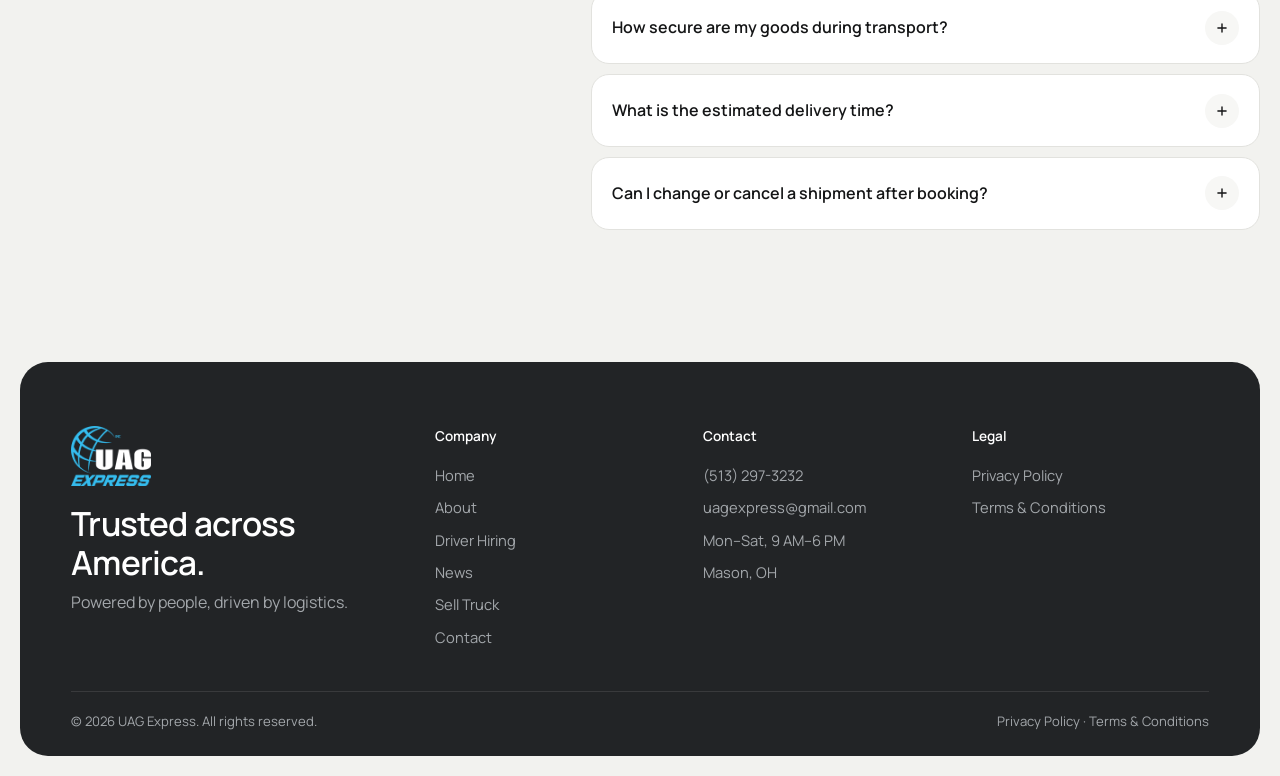
<file: contact.html>
<!doctype html>
<html lang="en">
<head>
<meta charset="utf-8">
<meta name="viewport" content="width=device-width, initial-scale=1, viewport-fit=cover">
<title>Contact — UAG Express</title>
<meta name="description" content="Contact UAG Express for freight quotes, driver applications and truck sales. Call (513) 297-3232. Mason, OH.">
<link rel="canonical" href="https://uagexpress.com/contact.html">
<meta property="og:type" content="website">
<meta property="og:site_name" content="UAG Express">
<meta property="og:title" content="Contact — UAG Express">
<meta property="og:description" content="Contact UAG Express for freight quotes, driver applications and truck sales. Call (513) 297-3232. Mason, OH.">
<meta property="og:url" content="https://uagexpress.com/contact.html">
<meta property="og:image" content="https://uagexpress.com/img/og-image.jpg">
<meta property="og:image:width" content="1200">
<meta property="og:image:height" content="630">
<meta name="twitter:card" content="summary_large_image">
<meta name="theme-color" content="#F2F2EF">
<link rel="icon" type="image/png" href="img/logo-navy.png">
<link rel="preconnect" href="https://fonts.googleapis.com">
<link rel="preconnect" href="https://fonts.gstatic.com" crossorigin>
<link rel="stylesheet" href="https://fonts.googleapis.com/css2?family=Manrope:wght@400;500;600;700&display=swap">
<link rel="stylesheet" href="css/style.css?v=2">
<script src="js/main.js" defer></script>
</head>
<body data-page="contact">

<svg width="0" height="0" style="position:absolute" aria-hidden="true">
  <defs>
    <symbol id="i-ne" viewBox="0 0 24 24" fill="none" stroke="currentColor" stroke-width="2.2" stroke-linecap="round" stroke-linejoin="round"><path d="M7 17L17 7M8 7h9v9"/></symbol>
    <symbol id="i-plus" viewBox="0 0 24 24" fill="none" stroke="currentColor" stroke-width="2.4" stroke-linecap="round"><path d="M12 5v14M5 12h14"/></symbol>
    <symbol id="i-truck" viewBox="0 0 24 24" fill="none" stroke="currentColor" stroke-width="1.7" stroke-linejoin="round"><path d="M2 6h12v10H2zM14 10h4.5l3.5 3.5V16h-8z"/><circle cx="6" cy="17.5" r="1.8"/><circle cx="17.5" cy="17.5" r="1.8"/></symbol>
    <symbol id="i-shield" viewBox="0 0 24 24" fill="none" stroke="currentColor" stroke-width="1.7" stroke-linejoin="round" stroke-linecap="round"><path d="M12 2.5l8 3v6c0 5-3.6 8.6-8 10-4.4-1.4-8-5-8-10v-6z"/><path d="M8.5 12l2.5 2.5 4.5-5"/></symbol>
    <symbol id="i-pin" viewBox="0 0 24 24" fill="none" stroke="currentColor" stroke-width="1.7" stroke-linejoin="round"><path d="M12 21.5s7-6.4 7-12a7 7 0 10-14 0c0 5.6 7 12 7 12z"/><circle cx="12" cy="9.5" r="2.4"/></symbol>
    <symbol id="i-headset" viewBox="0 0 24 24" fill="none" stroke="currentColor" stroke-width="1.7" stroke-linecap="round"><path d="M4 13v-2a8 8 0 0116 0v2"/><rect x="3" y="12.5" width="4" height="6" rx="1.5"/><rect x="17" y="12.5" width="4" height="6" rx="1.5"/><path d="M19 18.5c0 1.8-2.2 3-6 3"/></symbol>
    <symbol id="i-net" viewBox="0 0 24 24" fill="none" stroke="currentColor" stroke-width="1.7"><circle cx="12" cy="5" r="2.3"/><circle cx="4.5" cy="18.5" r="2.3"/><circle cx="19.5" cy="18.5" r="2.3"/><path d="M10.8 7L5.7 16.4M13.2 7l5.1 9.4M6.8 18.5h10.4"/></symbol>
    <symbol id="i-clock" viewBox="0 0 24 24" fill="none" stroke="currentColor" stroke-width="1.7" stroke-linecap="round"><circle cx="12" cy="12" r="9"/><path d="M12 7v5l3.5 2"/></symbol>
    <symbol id="i-box" viewBox="0 0 24 24" fill="none" stroke="currentColor" stroke-width="1.7" stroke-linejoin="round"><path d="M12 2.5l9 4.5v10l-9 4.5-9-4.5V7z"/><path d="M3 7l9 4.5L21 7M12 11.5v10"/></symbol>
    <symbol id="i-map" viewBox="0 0 24 24" fill="none" stroke="currentColor" stroke-width="1.7" stroke-linejoin="round"><path d="M2.5 5.5l6-2.5 7 2.5 6-2.5v15.5l-6 2.5-7-2.5-6 2.5z"/><path d="M8.5 3v15.5M15.5 5.5V21"/></symbol>
    <symbol id="i-bolt" viewBox="0 0 24 24" fill="none" stroke="currentColor" stroke-width="1.7" stroke-linejoin="round"><path d="M13.5 2.5L4.5 13.5h7l-1.5 8 9-11h-7z"/></symbol>
    <symbol id="i-phone" viewBox="0 0 24 24" fill="none" stroke="currentColor" stroke-width="1.7" stroke-linejoin="round"><path d="M5 3h4l2 5-2.5 1.5a11 11 0 006 6L16 13l5 2v4a2 2 0 01-2 2A17 17 0 013 5a2 2 0 012-2z"/></symbol>
    <symbol id="i-mail" viewBox="0 0 24 24" fill="none" stroke="currentColor" stroke-width="1.7" stroke-linejoin="round"><rect x="3" y="5" width="18" height="14" rx="2"/><path d="M3 7l9 6 9-6"/></symbol>
    <symbol id="i-loc" viewBox="0 0 24 24" fill="none" stroke="currentColor" stroke-width="1.7" stroke-linejoin="round"><path d="M12 22s7-6.5 7-12a7 7 0 10-14 0c0 5.5 7 12 7 12z"/><circle cx="12" cy="10" r="2.5"/></symbol>
    <symbol id="i-check" viewBox="0 0 24 24" fill="none" stroke="currentColor" stroke-width="1.7" stroke-linecap="round" stroke-linejoin="round"><rect x="3" y="3" width="18" height="18" rx="5"/><path d="M8 12.5l3 3 5-6"/></symbol>
    <symbol id="i-menu" viewBox="0 0 24 24" fill="none" stroke="currentColor" stroke-width="2" stroke-linecap="round"><path d="M4 8h16M4 16h16"/></symbol>
  </defs>
</svg>

<div class="frame">
<main>
<div class="page">
  <div class="hcard inner">
    <img class="bg" src="img/dispatch-lg.webp" alt="" style="object-position:60% 40%">
      <div class="topbar">
    <a class="logo" href="index.html" aria-label="UAG Express home"><img src="img/logo-white.png" alt="UAG Express"></a>
    <nav class="nav" aria-label="Main">
      <a href="index.html">Home</a><a href="about.html">About</a><a href="driver-hiring.html">Driver Hiring</a><a href="news.html">News</a><a href="sell-truck.html">Sell Truck</a><a href="contact.html" aria-current="page">Contact</a>
    </nav>
    <a class="btn btn-white" href="contact.html">Get a free quote <span class="ar"><svg><use href="#i-ne"/></svg></span></a>
    <button class="burger" type="button" aria-label="Open menu" aria-expanded="false"><svg width="22" height="22"><use href="#i-menu"/></svg></button>
  </div>
    <div class="hero-body"><div class="hero-copy">
      <span class="tag on-dark">Contact</span>
      <h1>Let's connect</h1>
      <p>Have a question or a load to move? Our team is ready to help.</p>
    </div></div>
  </div>
  <section>
    <div class="wrap contact">
      <div class="cinfo">
        <div class="ci"><span class="ibox"><svg><use href="#i-phone"/></svg></span><div><small>Phone</small><b><a href="tel:+15132973232">(513) 297-3232</a></b></div><button class="copy" type="button" data-copy="(513) 297-3232">Copy</button></div>
        <div class="ci"><span class="ibox"><svg><use href="#i-mail"/></svg></span><div><small>Email</small><b><a href="mailto:uagexpress@gmail.com">uagexpress@gmail.com</a></b></div><button class="copy" type="button" data-copy="uagexpress@gmail.com">Copy</button></div>
        <div class="ci"><span class="ibox"><svg><use href="#i-clock"/></svg></span><div><small>Office hours</small><b>Mon–Sat, 9 AM–6 PM</b></div><span></span></div>
        <div class="ci"><span class="ibox"><svg><use href="#i-loc"/></svg></span><div><small>Office</small><b>Mason, OH</b></div><span></span></div>
        <div class="ci"><span class="ibox"><svg><use href="#i-headset"/></svg></span><div><small>Dispatch</small><b>Available 24/7 for active loads</b></div><span></span></div>
      </div>
      <form class="card" id="cform" action="https://api.web3forms.com/submit" method="POST" novalidate>
        <input type="hidden" name="access_key" value="5d6c6796-740c-4b41-9cbe-e530614149f9">
        <input type="hidden" name="subject" value="New contact request — uagexpress.com">
        <input type="hidden" name="from_name" value="UAG Express website">
        <input type="checkbox" name="botcheck" tabindex="-1" autocomplete="off" aria-hidden="true" style="display:none">
        <div class="field"><label>I'm contacting you about</label>
          <div class="radios" role="radiogroup">
            <label><input type="radio" name="topic" id="t1" value="Freight quote" checked><span>Freight quote</span></label>
            <label><input type="radio" name="topic" id="t2" value="Driver application"><span>Driver application</span></label>
            <label><input type="radio" name="topic" id="t3" value="Truck purchase"><span>Truck purchase</span></label>
            <label><input type="radio" name="topic" id="t4" value="Other"><span>Other</span></label>
          </div>
        </div>
        <div class="row2">
          <div class="field"><label for="fname">Full name</label><input id="fname" name="name" autocomplete="name" placeholder="John Carter"></div>
          <div class="field"><label for="fphone">Phone number</label><input id="fphone" name="phone" type="tel" autocomplete="tel" placeholder="(555) 000-0000"></div>
        </div>
        <div class="field"><label for="femail">Email address</label><input id="femail" name="email" type="email" autocomplete="email" placeholder="you@company.com"></div>
        <div class="field"><label for="fmsg">Message</label><textarea id="fmsg" name="message" placeholder="Pickup and delivery cities, dates, freight type…"></textarea></div>
        <button class="btn btn-dark" type="submit" style="justify-self:start">Send message <span class="ar"><svg><use href="#i-ne"/></svg></span></button>
        <p class="form-note" id="fnote">We reply within one business day. For urgent loads, call dispatch.</p>
      </form>
    </div>
  </section>
  <section class="mt0"><div class="wrap faq">
      <div><span class="tag">FAQ</span><h2>Frequently asked questions</h2><p class="lede">Got questions? Here are answers to the most common ones.</p><a class="btn btn-line" href="contact.html" style="justify-self:start">Ask us directly <span class="ar"><svg><use href="#i-ne"/></svg></span></a></div>
      <div>
        <details open><summary>What services does UAG Express offer?<span class="pm"><svg><use href="#i-plus"/></svg></span></summary><p>We provide Amazon Relay and Freight Partner trucking, along with full truckload (FTL) and OTR/street freight services across all 48 contiguous states.</p></details>
        <details><summary>Can I track my shipment in real time?<span class="pm"><svg><use href="#i-plus"/></svg></span></summary><p>Yes. Every load is tracked with real-time GPS, so you always know exactly where your shipment is throughout its journey.</p></details>
        <details><summary>Do you haul Amazon Relay loads?<span class="pm"><svg><use href="#i-plus"/></svg></span></summary><p>Yes. Amazon Relay and Freight Partner hauls are one of our core services, with consistent on-time performance for scheduled Amazon loads.</p></details>
        <details><summary>How secure are my goods during transport?<span class="pm"><svg><use href="#i-plus"/></svg></span></summary><p>All shipments are handled by experienced, vetted drivers using proper loading and securing procedures, with full insurance coverage on every load.</p></details>
        <details><summary>What is the estimated delivery time?<span class="pm"><svg><use href="#i-plus"/></svg></span></summary><p>It depends on route and distance. With nationwide coverage and a 98% on-time rate, most loads arrive on schedule as planned.</p></details>
        <details><summary>Can I change or cancel a shipment after booking?<span class="pm"><svg><use href="#i-plus"/></svg></span></summary><p>Yes. Contact our dispatch team as early as possible. Changes and cancellations are handled case by case, depending on how close the load is to pickup.</p></details>
      </div>
    </div></section>
</div>
</main>
</div>

<footer>
  <div class="frame" style="padding-block:0">
    <div class="fcard">
      <div class="foot">
        <div>
          <a class="logo" href="index.html" aria-label="UAG Express home"><img src="img/logo-white.png" alt="UAG Express"></a>
          <p class="big">Trusted across America.</p>
          <p style="margin-top:.5rem">Powered by people, driven by logistics.</p>
        </div>
        <div><h4>Company</h4><ul><li><a href="index.html">Home</a></li><li><a href="about.html">About</a></li><li><a href="driver-hiring.html">Driver Hiring</a></li><li><a href="news.html">News</a></li><li><a href="sell-truck.html">Sell Truck</a></li><li><a href="contact.html">Contact</a></li></ul></div>
        <div><h4>Contact</h4><ul><li><a href="tel:+15132973232">(513) 297-3232</a></li><li><a href="mailto:uagexpress@gmail.com">uagexpress@gmail.com</a></li><li>Mon–Sat, 9 AM–6 PM</li><li>Mason, OH</li></ul></div>
        <div><h4>Legal</h4><ul><li><a href="privacy.html">Privacy Policy</a></li><li><a href="terms.html">Terms &amp; Conditions</a></li></ul></div>
      </div>
      <div class="foot-bottom"><span>© 2026 UAG Express. All rights reserved.</span><span><a href="privacy.html">Privacy Policy</a> · <a href="terms.html">Terms &amp; Conditions</a></span></div>
    </div>
  </div>
</footer>

</body>
</html>
</file>
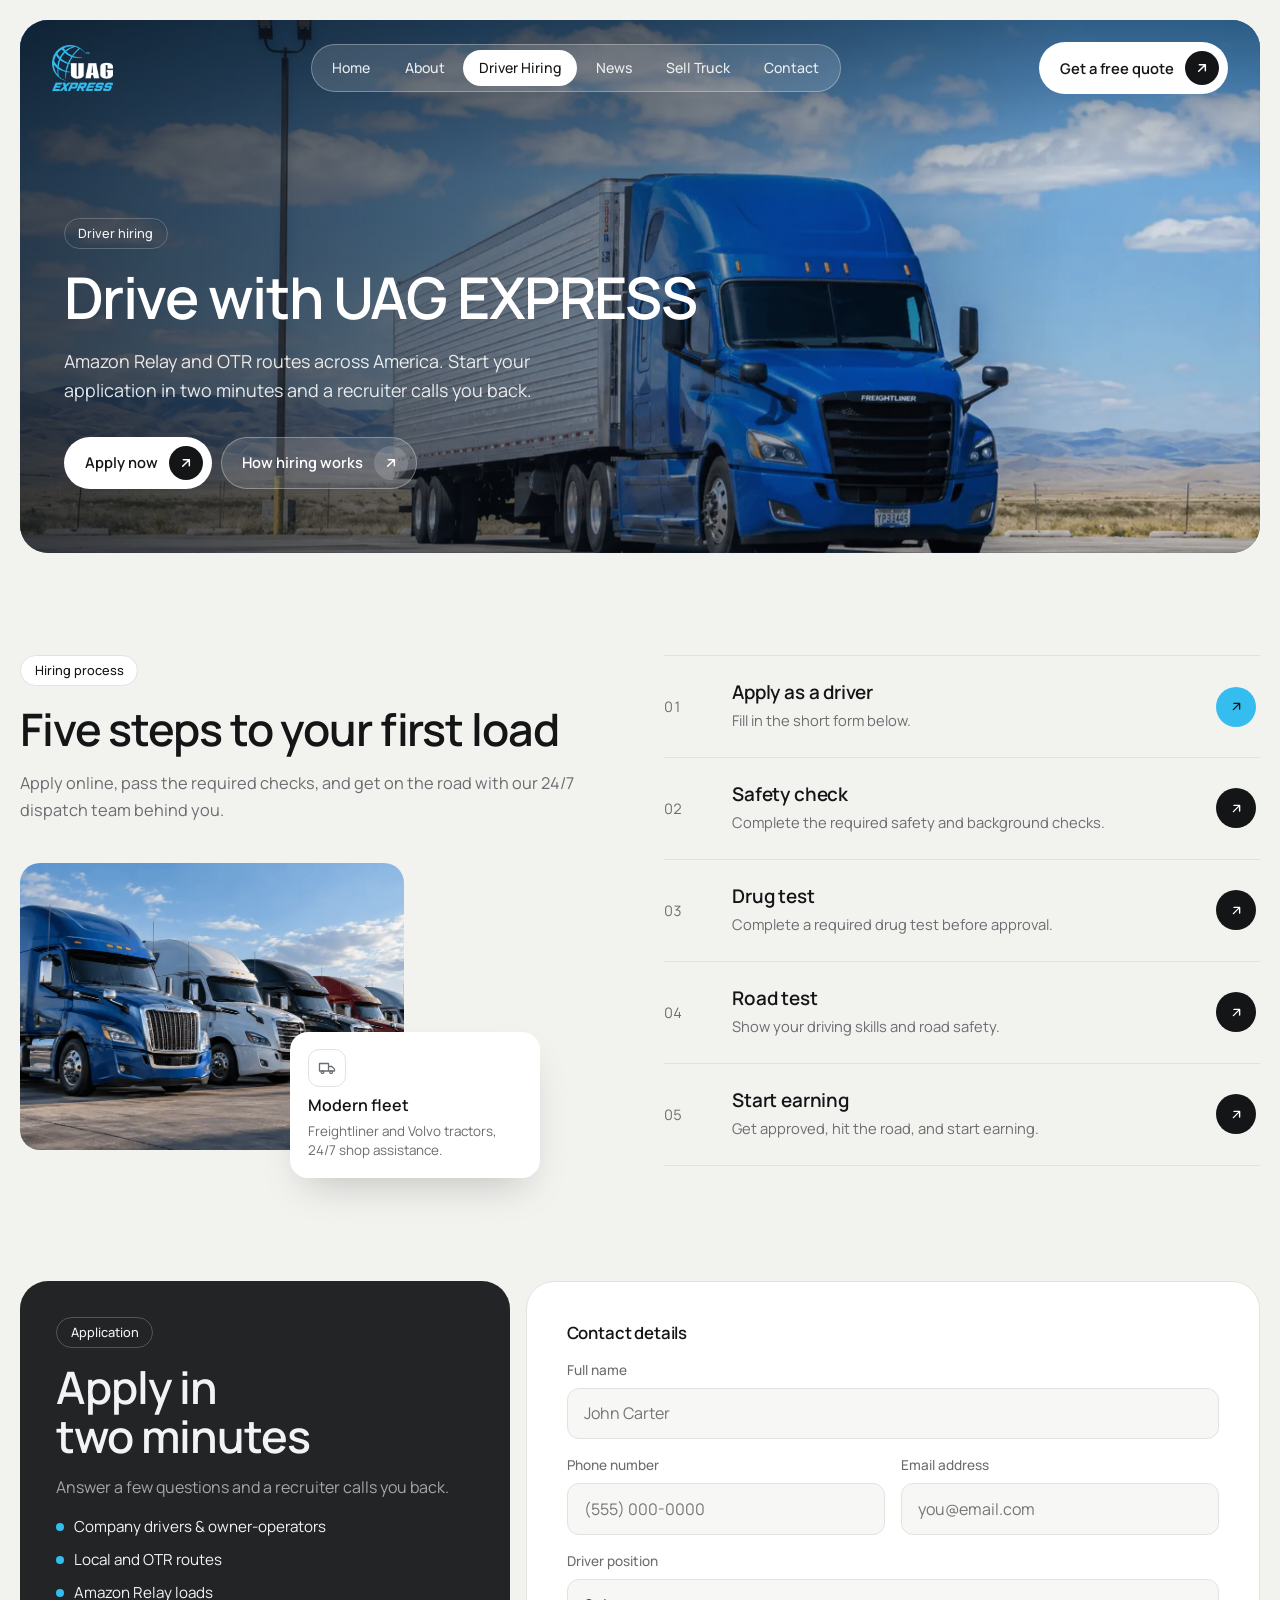
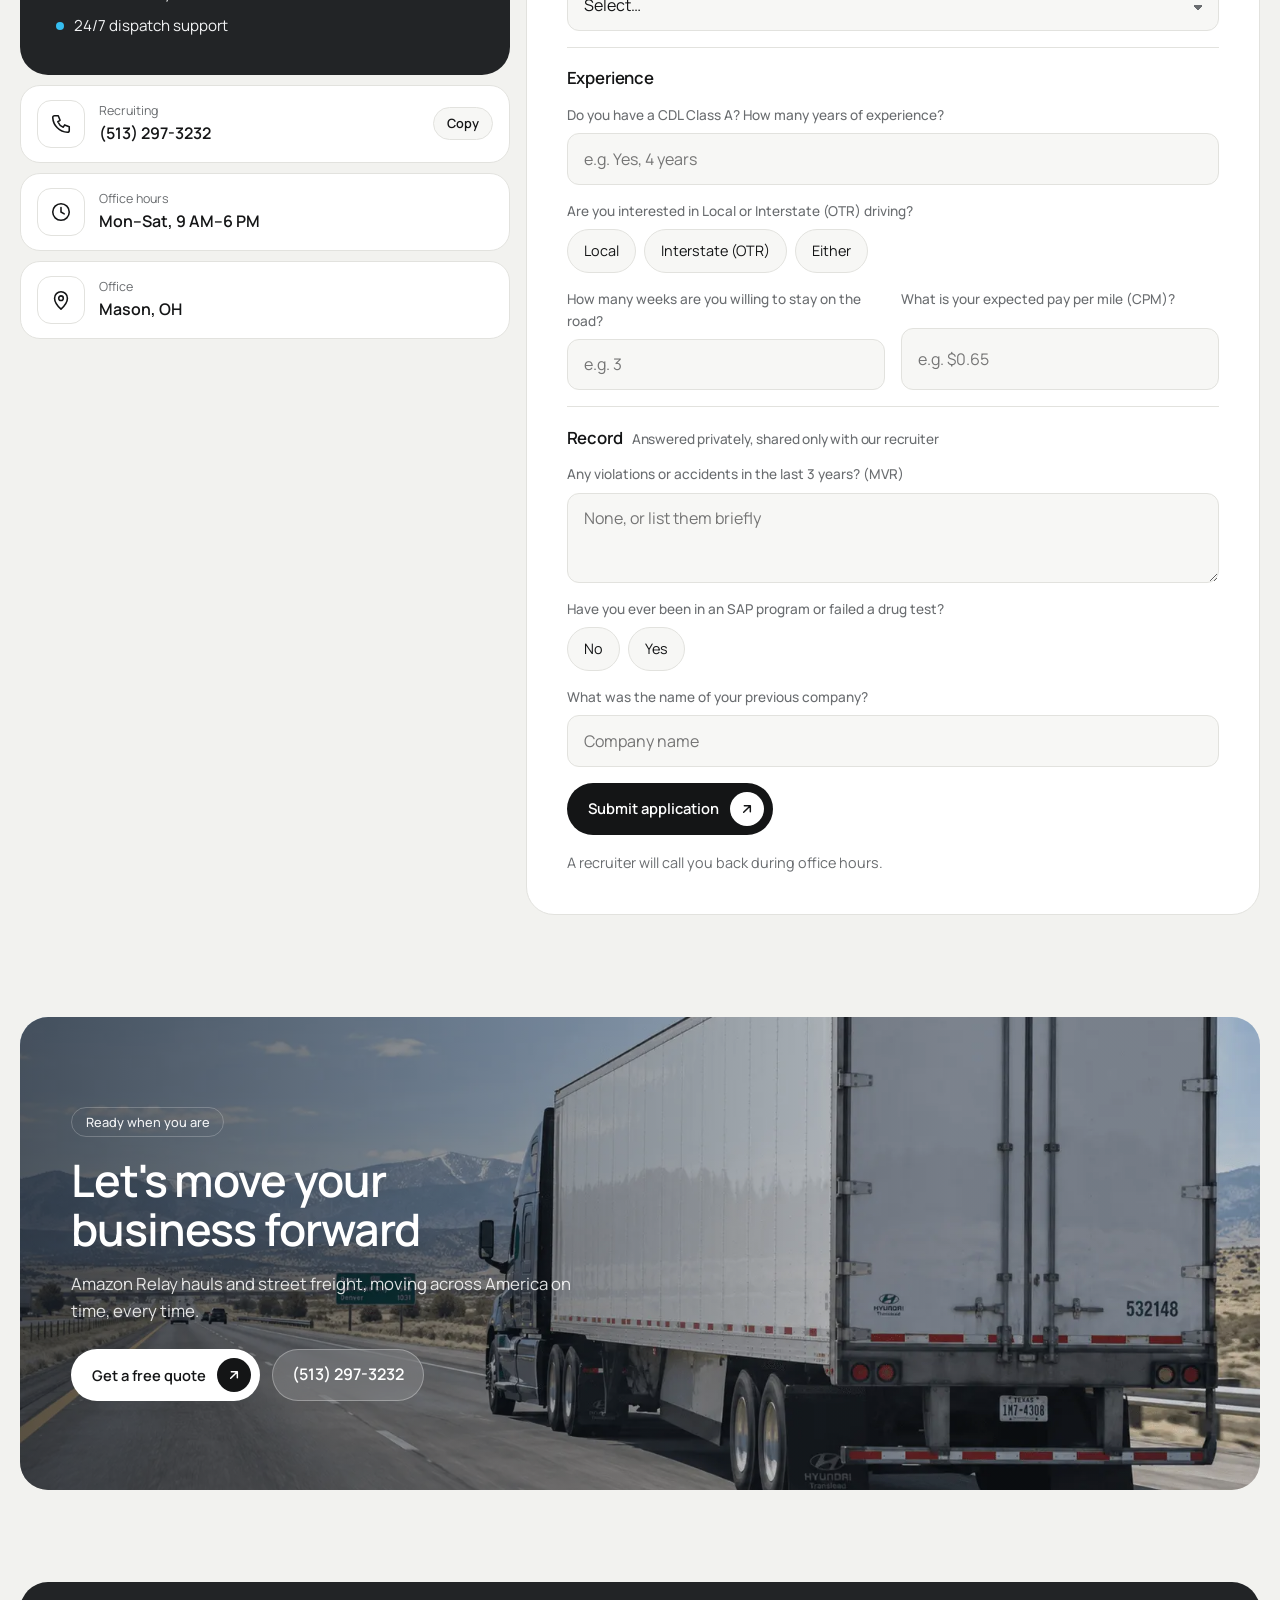
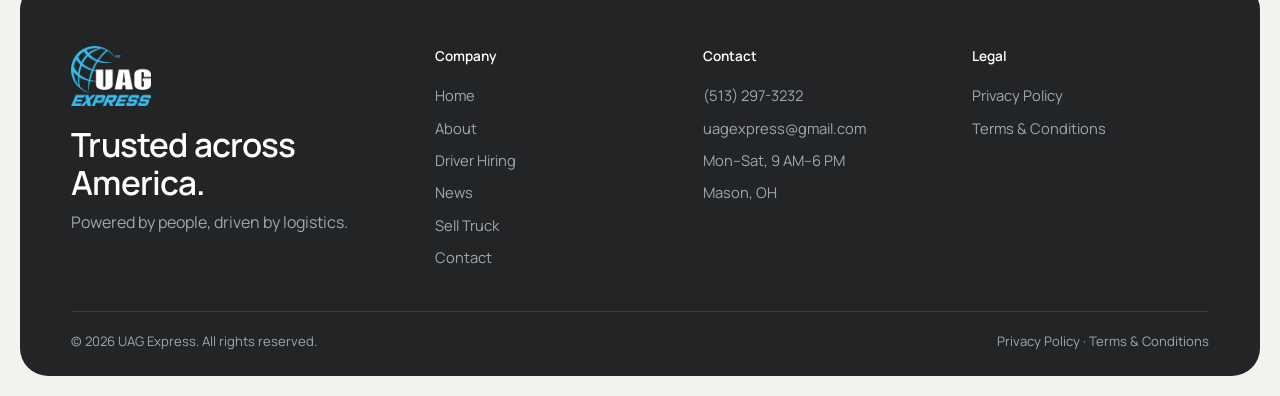
<file: driver-hiring.html>
<!doctype html>
<html lang="en">
<head>
<meta charset="utf-8">
<meta name="viewport" content="width=device-width, initial-scale=1, viewport-fit=cover">
<title>Driver Hiring — UAG Express</title>
<meta name="description" content="Drive with UAG Express. Amazon Relay and OTR routes across America for company drivers and owner-operators. Apply in two minutes.">
<link rel="canonical" href="https://uagexpress.com/driver-hiring.html">
<meta property="og:type" content="website">
<meta property="og:site_name" content="UAG Express">
<meta property="og:title" content="Driver Hiring — UAG Express">
<meta property="og:description" content="Drive with UAG Express. Amazon Relay and OTR routes across America for company drivers and owner-operators. Apply in two minutes.">
<meta property="og:url" content="https://uagexpress.com/driver-hiring.html">
<meta property="og:image" content="https://uagexpress.com/img/og-image.jpg">
<meta property="og:image:width" content="1200">
<meta property="og:image:height" content="630">
<meta name="twitter:card" content="summary_large_image">
<meta name="theme-color" content="#F2F2EF">
<link rel="icon" type="image/png" href="img/logo-navy.png">
<link rel="preconnect" href="https://fonts.googleapis.com">
<link rel="preconnect" href="https://fonts.gstatic.com" crossorigin>
<link rel="stylesheet" href="https://fonts.googleapis.com/css2?family=Manrope:wght@400;500;600;700&display=swap">
<link rel="stylesheet" href="css/style.css?v=2">
<script src="js/main.js" defer></script>
</head>
<body data-page="driver-hiring">

<svg width="0" height="0" style="position:absolute" aria-hidden="true">
  <defs>
    <symbol id="i-ne" viewBox="0 0 24 24" fill="none" stroke="currentColor" stroke-width="2.2" stroke-linecap="round" stroke-linejoin="round"><path d="M7 17L17 7M8 7h9v9"/></symbol>
    <symbol id="i-plus" viewBox="0 0 24 24" fill="none" stroke="currentColor" stroke-width="2.4" stroke-linecap="round"><path d="M12 5v14M5 12h14"/></symbol>
    <symbol id="i-truck" viewBox="0 0 24 24" fill="none" stroke="currentColor" stroke-width="1.7" stroke-linejoin="round"><path d="M2 6h12v10H2zM14 10h4.5l3.5 3.5V16h-8z"/><circle cx="6" cy="17.5" r="1.8"/><circle cx="17.5" cy="17.5" r="1.8"/></symbol>
    <symbol id="i-shield" viewBox="0 0 24 24" fill="none" stroke="currentColor" stroke-width="1.7" stroke-linejoin="round" stroke-linecap="round"><path d="M12 2.5l8 3v6c0 5-3.6 8.6-8 10-4.4-1.4-8-5-8-10v-6z"/><path d="M8.5 12l2.5 2.5 4.5-5"/></symbol>
    <symbol id="i-pin" viewBox="0 0 24 24" fill="none" stroke="currentColor" stroke-width="1.7" stroke-linejoin="round"><path d="M12 21.5s7-6.4 7-12a7 7 0 10-14 0c0 5.6 7 12 7 12z"/><circle cx="12" cy="9.5" r="2.4"/></symbol>
    <symbol id="i-headset" viewBox="0 0 24 24" fill="none" stroke="currentColor" stroke-width="1.7" stroke-linecap="round"><path d="M4 13v-2a8 8 0 0116 0v2"/><rect x="3" y="12.5" width="4" height="6" rx="1.5"/><rect x="17" y="12.5" width="4" height="6" rx="1.5"/><path d="M19 18.5c0 1.8-2.2 3-6 3"/></symbol>
    <symbol id="i-net" viewBox="0 0 24 24" fill="none" stroke="currentColor" stroke-width="1.7"><circle cx="12" cy="5" r="2.3"/><circle cx="4.5" cy="18.5" r="2.3"/><circle cx="19.5" cy="18.5" r="2.3"/><path d="M10.8 7L5.7 16.4M13.2 7l5.1 9.4M6.8 18.5h10.4"/></symbol>
    <symbol id="i-clock" viewBox="0 0 24 24" fill="none" stroke="currentColor" stroke-width="1.7" stroke-linecap="round"><circle cx="12" cy="12" r="9"/><path d="M12 7v5l3.5 2"/></symbol>
    <symbol id="i-box" viewBox="0 0 24 24" fill="none" stroke="currentColor" stroke-width="1.7" stroke-linejoin="round"><path d="M12 2.5l9 4.5v10l-9 4.5-9-4.5V7z"/><path d="M3 7l9 4.5L21 7M12 11.5v10"/></symbol>
    <symbol id="i-map" viewBox="0 0 24 24" fill="none" stroke="currentColor" stroke-width="1.7" stroke-linejoin="round"><path d="M2.5 5.5l6-2.5 7 2.5 6-2.5v15.5l-6 2.5-7-2.5-6 2.5z"/><path d="M8.5 3v15.5M15.5 5.5V21"/></symbol>
    <symbol id="i-bolt" viewBox="0 0 24 24" fill="none" stroke="currentColor" stroke-width="1.7" stroke-linejoin="round"><path d="M13.5 2.5L4.5 13.5h7l-1.5 8 9-11h-7z"/></symbol>
    <symbol id="i-phone" viewBox="0 0 24 24" fill="none" stroke="currentColor" stroke-width="1.7" stroke-linejoin="round"><path d="M5 3h4l2 5-2.5 1.5a11 11 0 006 6L16 13l5 2v4a2 2 0 01-2 2A17 17 0 013 5a2 2 0 012-2z"/></symbol>
    <symbol id="i-mail" viewBox="0 0 24 24" fill="none" stroke="currentColor" stroke-width="1.7" stroke-linejoin="round"><rect x="3" y="5" width="18" height="14" rx="2"/><path d="M3 7l9 6 9-6"/></symbol>
    <symbol id="i-loc" viewBox="0 0 24 24" fill="none" stroke="currentColor" stroke-width="1.7" stroke-linejoin="round"><path d="M12 22s7-6.5 7-12a7 7 0 10-14 0c0 5.5 7 12 7 12z"/><circle cx="12" cy="10" r="2.5"/></symbol>
    <symbol id="i-check" viewBox="0 0 24 24" fill="none" stroke="currentColor" stroke-width="1.7" stroke-linecap="round" stroke-linejoin="round"><rect x="3" y="3" width="18" height="18" rx="5"/><path d="M8 12.5l3 3 5-6"/></symbol>
    <symbol id="i-menu" viewBox="0 0 24 24" fill="none" stroke="currentColor" stroke-width="2" stroke-linecap="round"><path d="M4 8h16M4 16h16"/></symbol>
  </defs>
</svg>

<div class="frame">
<main>
<div class="page">
  <div class="hcard inner">
    <img class="bg" src="img/support-lg.webp" alt="" style="object-position:50% 62%">
      <div class="topbar">
    <a class="logo" href="index.html" aria-label="UAG Express home"><img src="img/logo-white.png" alt="UAG Express"></a>
    <nav class="nav" aria-label="Main">
      <a href="index.html">Home</a><a href="about.html">About</a><a href="driver-hiring.html" aria-current="page">Driver Hiring</a><a href="news.html">News</a><a href="sell-truck.html">Sell Truck</a><a href="contact.html">Contact</a>
    </nav>
    <a class="btn btn-white" href="contact.html">Get a free quote <span class="ar"><svg><use href="#i-ne"/></svg></span></a>
    <button class="burger" type="button" aria-label="Open menu" aria-expanded="false"><svg width="22" height="22"><use href="#i-menu"/></svg></button>
  </div>
    <div class="hero-body"><div class="hero-copy">
      <span class="tag on-dark">Driver hiring</span>
      <h1>Drive with UAG EXPRESS</h1>
      <p>Amazon Relay and OTR routes across America. Start your application in two minutes and a recruiter calls you back.</p>
      <div class="hero-btns"><a class="btn btn-white" href="#apply">Apply now <span class="ar"><svg><use href="#i-ne"/></svg></span></a><a class="btn btn-glass" href="#hiring-steps">How hiring works <span class="ar"><svg><use href="#i-ne"/></svg></span></a></div>
    </div></div>
  </div>

  <section id="hiring-steps">
    <div class="process">
      <div class="process-l">
        <span class="tag">Hiring process</span>
        <h2>Five steps to your first load</h2>
        <p class="lede">Apply online, pass the required checks, and get on the road with our 24/7 dispatch team behind you.</p>
        <div class="photo-note">
          <div class="ph"><img src="img/fleet.webp" alt="UAG Express tractors lined up" loading="lazy"></div>
          <div class="note"><span class="ibox"><svg><use href="#i-truck"/></svg></span><b>Modern fleet</b><span>Freightliner and Volvo tractors, 24/7 shop assistance.</span></div>
        </div>
      </div>
      <ol class="steps">
        <li><span class="no">01</span><div><h3>Apply as a driver</h3><p>Fill in the short form below.</p></div><a class="go" href="#apply" aria-label="Go to the application"><svg><use href="#i-ne"/></svg></a></li>
        <li><span class="no">02</span><div><h3>Safety check</h3><p>Complete the required safety and background checks.</p></div><span class="go"><svg><use href="#i-ne"/></svg></span></li>
        <li><span class="no">03</span><div><h3>Drug test</h3><p>Complete a required drug test before approval.</p></div><span class="go"><svg><use href="#i-ne"/></svg></span></li>
        <li><span class="no">04</span><div><h3>Road test</h3><p>Show your driving skills and road safety.</p></div><span class="go"><svg><use href="#i-ne"/></svg></span></li>
        <li><span class="no">05</span><div><h3>Start earning</h3><p>Get approved, hit the road, and start earning.</p></div><span class="go"><svg><use href="#i-ne"/></svg></span></li>
      </ol>
    </div>
  </section>

  <section class="mt0" id="apply">
    <div class="apply">
      <div class="apply-side">
        <div class="intro">
          <span class="tag on-dark">Application</span>
          <h2>Apply in two minutes</h2>
          <p>Answer a few questions and a recruiter calls you back.</p>
          <ul><li>Company drivers &amp; owner-operators</li><li>Local and OTR routes</li><li>Amazon Relay loads</li><li>24/7 dispatch support</li></ul>
        </div>
        <div class="ci"><span class="ibox"><svg><use href="#i-phone"/></svg></span><div><small>Recruiting</small><b><a href="tel:+15132973232">(513) 297-3232</a></b></div><button class="copy" type="button" data-copy="(513) 297-3232">Copy</button></div>
        <div class="ci"><span class="ibox"><svg><use href="#i-clock"/></svg></span><div><small>Office hours</small><b>Mon–Sat, 9 AM–6 PM</b></div><span></span></div>
        <div class="ci"><span class="ibox"><svg><use href="#i-loc"/></svg></span><div><small>Office</small><b>Mason, OH</b></div><span></span></div>
      </div>
      <form class="card" id="dform" action="https://api.web3forms.com/submit" method="POST" novalidate>
        <input type="hidden" name="access_key" value="5d6c6796-740c-4b41-9cbe-e530614149f9">
        <input type="hidden" name="subject" value="New driver application — uagexpress.com">
        <input type="hidden" name="from_name" value="UAG Express website">
        <input type="checkbox" name="botcheck" tabindex="-1" autocomplete="off" aria-hidden="true" style="display:none">
        <div class="fsec">
          <h3>Contact details</h3>
          <div class="field"><label for="dname">Full name</label><input id="dname" name="name" autocomplete="name" placeholder="John Carter"></div>
          <div class="row2">
            <div class="field"><label for="dphone">Phone number</label><input id="dphone" name="phone" type="tel" autocomplete="tel" placeholder="(555) 000-0000"></div>
            <div class="field"><label for="demail">Email address</label><input id="demail" name="email" type="email" autocomplete="email" placeholder="you@email.com"></div>
          </div>
          <div class="field"><label for="dpos">Driver position</label>
            <select id="dpos" name="position"><option value="">Select…</option><option>Company driver</option><option>Owner operator</option></select>
          </div>
        </div>
        <div class="fsec">
          <h3>Experience</h3>
          <div class="field"><label for="dcdl">Do you have a CDL Class A? How many years of experience?</label><input id="dcdl" name="cdl" placeholder="e.g. Yes, 4 years"></div>
          <div class="field"><label>Are you interested in Local or Interstate (OTR) driving?</label>
            <div class="radios" role="radiogroup">
              <label><input type="radio" name="route" id="r1" value="Local"><span>Local</span></label>
              <label><input type="radio" name="route" id="r2" value="Interstate (OTR)"><span>Interstate (OTR)</span></label>
              <label><input type="radio" name="route" id="r3" value="Either"><span>Either</span></label>
            </div>
          </div>
          <div class="row2">
            <div class="field"><label for="dweeks">How many weeks are you willing to stay on the road?</label><input id="dweeks" name="weeks" inputmode="numeric" placeholder="e.g. 3"></div>
            <div class="field"><label for="dcpm">What is your expected pay per mile (CPM)?</label><input id="dcpm" name="cpm" inputmode="decimal" placeholder="e.g. $0.65"></div>
          </div>
        </div>
        <div class="fsec">
          <h3>Record <small>Answered privately, shared only with our recruiter</small></h3>
          <div class="field"><label for="dmvr">Any violations or accidents in the last 3 years? (MVR)</label><textarea id="dmvr" name="mvr" style="min-height:90px" placeholder="None, or list them briefly"></textarea></div>
          <div class="field"><label>Have you ever been in an SAP program or failed a drug test?</label>
            <div class="radios" role="radiogroup">
              <label><input type="radio" name="sap" id="s1" value="No"><span>No</span></label>
              <label><input type="radio" name="sap" id="s2" value="Yes"><span>Yes</span></label>
            </div>
          </div>
          <div class="field"><label for="dprev">What was the name of your previous company?</label><input id="dprev" name="previous" placeholder="Company name"></div>
        </div>
        <button class="btn btn-dark" type="submit" style="justify-self:start">Submit application <span class="ar"><svg><use href="#i-ne"/></svg></span></button>
        <p class="form-note" id="dnote">A recruiter will call you back during office hours.</p>
      </form>
    </div>
  </section>
  <div>
  <section style="padding-top:0;padding-bottom:clamp(40px,6vw,72px)">
  <div class="cta">
    <img src="img/states-lg.webp" alt="" loading="lazy" style="object-position:50% 55%">
    <div class="cta-in">
      <span class="tag on-dark">Ready when you are</span>
      <h2>Let's move your business forward</h2>
      <p>Amazon Relay hauls and street freight, moving across America on time, every time.</p>
      <div class="actions"><a class="btn btn-white" href="contact.html">Get a free quote <span class="ar"><svg><use href="#i-ne"/></svg></span></a><a class="phone-pill" href="tel:+15132973232">(513) 297-3232</a></div>
    </div>
  </div>
  </section>
  </div>
</div>
</main>
</div>

<footer>
  <div class="frame" style="padding-block:0">
    <div class="fcard">
      <div class="foot">
        <div>
          <a class="logo" href="index.html" aria-label="UAG Express home"><img src="img/logo-white.png" alt="UAG Express"></a>
          <p class="big">Trusted across America.</p>
          <p style="margin-top:.5rem">Powered by people, driven by logistics.</p>
        </div>
        <div><h4>Company</h4><ul><li><a href="index.html">Home</a></li><li><a href="about.html">About</a></li><li><a href="driver-hiring.html">Driver Hiring</a></li><li><a href="news.html">News</a></li><li><a href="sell-truck.html">Sell Truck</a></li><li><a href="contact.html">Contact</a></li></ul></div>
        <div><h4>Contact</h4><ul><li><a href="tel:+15132973232">(513) 297-3232</a></li><li><a href="mailto:uagexpress@gmail.com">uagexpress@gmail.com</a></li><li>Mon–Sat, 9 AM–6 PM</li><li>Mason, OH</li></ul></div>
        <div><h4>Legal</h4><ul><li><a href="privacy.html">Privacy Policy</a></li><li><a href="terms.html">Terms &amp; Conditions</a></li></ul></div>
      </div>
      <div class="foot-bottom"><span>© 2026 UAG Express. All rights reserved.</span><span><a href="privacy.html">Privacy Policy</a> · <a href="terms.html">Terms &amp; Conditions</a></span></div>
    </div>
  </div>
</footer>

</body>
</html>
</file>
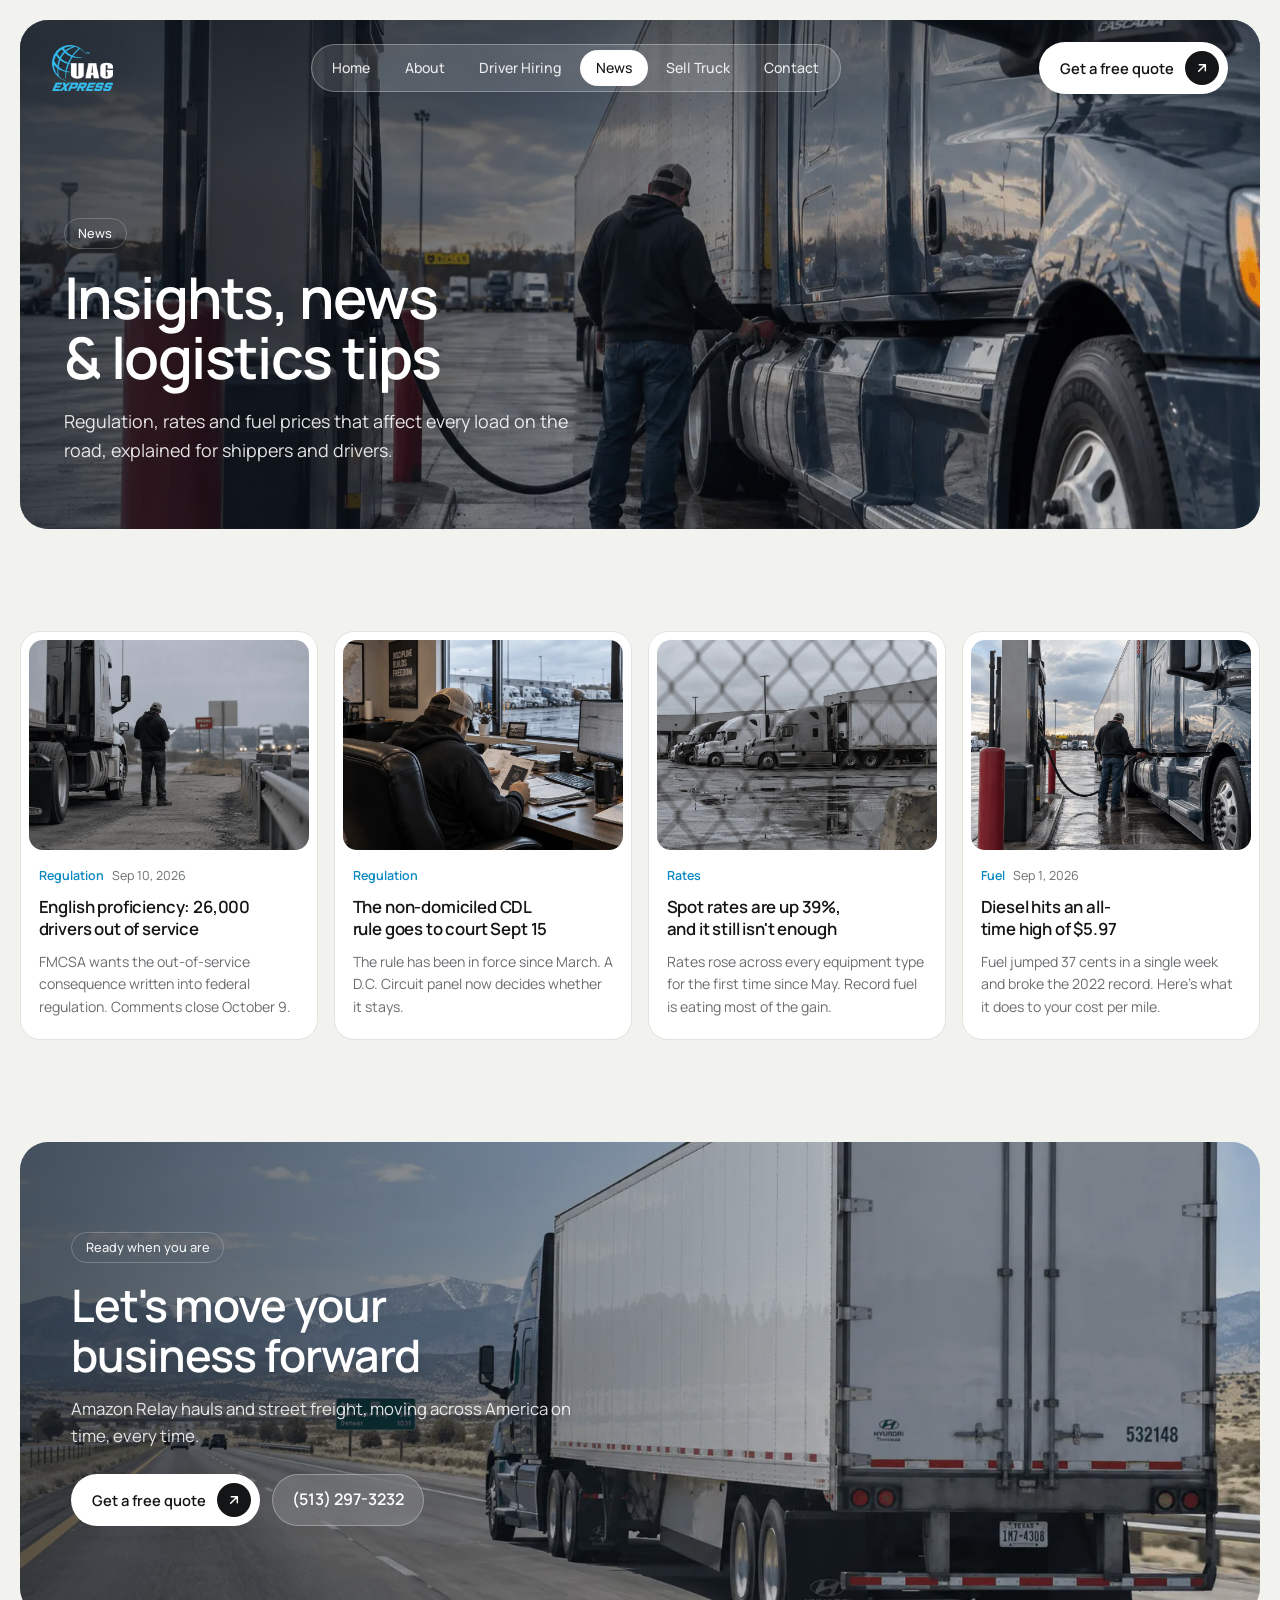
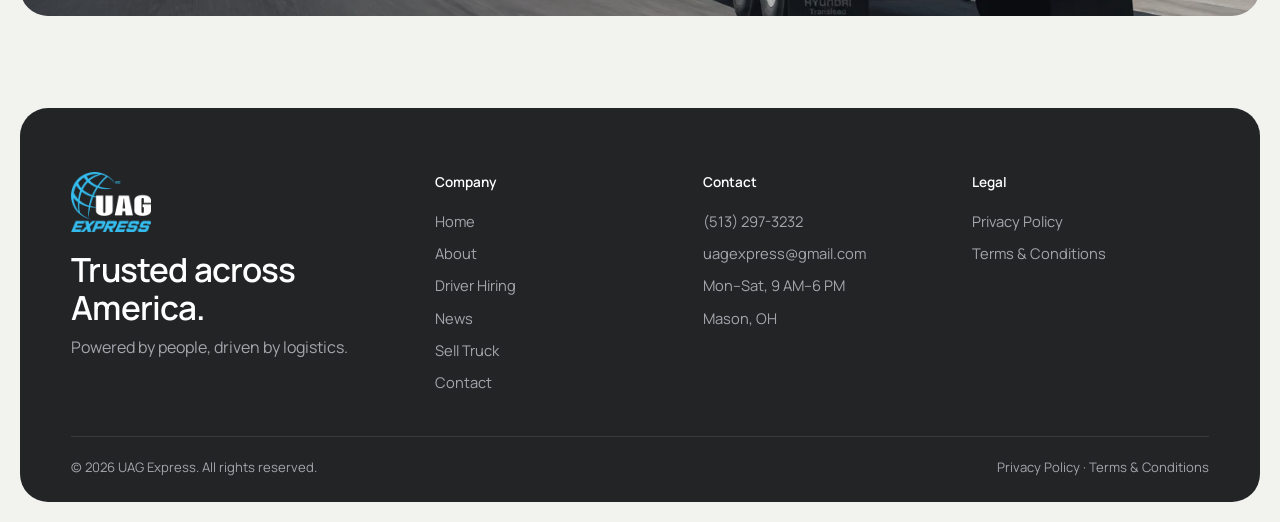
<file: news.html>
<!doctype html>
<html lang="en">
<head>
<meta charset="utf-8">
<meta name="viewport" content="width=device-width, initial-scale=1, viewport-fit=cover">
<title>News &amp; Logistics Insights — UAG Express</title>
<meta name="description" content="Regulation, rates and fuel prices that affect every load on the road, explained for shippers and drivers.">
<link rel="canonical" href="https://uagexpress.com/news.html">
<meta property="og:type" content="website">
<meta property="og:site_name" content="UAG Express">
<meta property="og:title" content="News &amp; Logistics Insights — UAG Express">
<meta property="og:description" content="Regulation, rates and fuel prices that affect every load on the road, explained for shippers and drivers.">
<meta property="og:url" content="https://uagexpress.com/news.html">
<meta property="og:image" content="https://uagexpress.com/img/og-image.jpg">
<meta property="og:image:width" content="1200">
<meta property="og:image:height" content="630">
<meta name="twitter:card" content="summary_large_image">
<meta name="theme-color" content="#F2F2EF">
<link rel="icon" type="image/png" href="img/logo-navy.png">
<link rel="preconnect" href="https://fonts.googleapis.com">
<link rel="preconnect" href="https://fonts.gstatic.com" crossorigin>
<link rel="stylesheet" href="https://fonts.googleapis.com/css2?family=Manrope:wght@400;500;600;700&display=swap">
<link rel="stylesheet" href="css/style.css?v=2">
<script src="js/main.js" defer></script>
</head>
<body data-page="news">

<svg width="0" height="0" style="position:absolute" aria-hidden="true">
  <defs>
    <symbol id="i-ne" viewBox="0 0 24 24" fill="none" stroke="currentColor" stroke-width="2.2" stroke-linecap="round" stroke-linejoin="round"><path d="M7 17L17 7M8 7h9v9"/></symbol>
    <symbol id="i-plus" viewBox="0 0 24 24" fill="none" stroke="currentColor" stroke-width="2.4" stroke-linecap="round"><path d="M12 5v14M5 12h14"/></symbol>
    <symbol id="i-truck" viewBox="0 0 24 24" fill="none" stroke="currentColor" stroke-width="1.7" stroke-linejoin="round"><path d="M2 6h12v10H2zM14 10h4.5l3.5 3.5V16h-8z"/><circle cx="6" cy="17.5" r="1.8"/><circle cx="17.5" cy="17.5" r="1.8"/></symbol>
    <symbol id="i-shield" viewBox="0 0 24 24" fill="none" stroke="currentColor" stroke-width="1.7" stroke-linejoin="round" stroke-linecap="round"><path d="M12 2.5l8 3v6c0 5-3.6 8.6-8 10-4.4-1.4-8-5-8-10v-6z"/><path d="M8.5 12l2.5 2.5 4.5-5"/></symbol>
    <symbol id="i-pin" viewBox="0 0 24 24" fill="none" stroke="currentColor" stroke-width="1.7" stroke-linejoin="round"><path d="M12 21.5s7-6.4 7-12a7 7 0 10-14 0c0 5.6 7 12 7 12z"/><circle cx="12" cy="9.5" r="2.4"/></symbol>
    <symbol id="i-headset" viewBox="0 0 24 24" fill="none" stroke="currentColor" stroke-width="1.7" stroke-linecap="round"><path d="M4 13v-2a8 8 0 0116 0v2"/><rect x="3" y="12.5" width="4" height="6" rx="1.5"/><rect x="17" y="12.5" width="4" height="6" rx="1.5"/><path d="M19 18.5c0 1.8-2.2 3-6 3"/></symbol>
    <symbol id="i-net" viewBox="0 0 24 24" fill="none" stroke="currentColor" stroke-width="1.7"><circle cx="12" cy="5" r="2.3"/><circle cx="4.5" cy="18.5" r="2.3"/><circle cx="19.5" cy="18.5" r="2.3"/><path d="M10.8 7L5.7 16.4M13.2 7l5.1 9.4M6.8 18.5h10.4"/></symbol>
    <symbol id="i-clock" viewBox="0 0 24 24" fill="none" stroke="currentColor" stroke-width="1.7" stroke-linecap="round"><circle cx="12" cy="12" r="9"/><path d="M12 7v5l3.5 2"/></symbol>
    <symbol id="i-box" viewBox="0 0 24 24" fill="none" stroke="currentColor" stroke-width="1.7" stroke-linejoin="round"><path d="M12 2.5l9 4.5v10l-9 4.5-9-4.5V7z"/><path d="M3 7l9 4.5L21 7M12 11.5v10"/></symbol>
    <symbol id="i-map" viewBox="0 0 24 24" fill="none" stroke="currentColor" stroke-width="1.7" stroke-linejoin="round"><path d="M2.5 5.5l6-2.5 7 2.5 6-2.5v15.5l-6 2.5-7-2.5-6 2.5z"/><path d="M8.5 3v15.5M15.5 5.5V21"/></symbol>
    <symbol id="i-bolt" viewBox="0 0 24 24" fill="none" stroke="currentColor" stroke-width="1.7" stroke-linejoin="round"><path d="M13.5 2.5L4.5 13.5h7l-1.5 8 9-11h-7z"/></symbol>
    <symbol id="i-phone" viewBox="0 0 24 24" fill="none" stroke="currentColor" stroke-width="1.7" stroke-linejoin="round"><path d="M5 3h4l2 5-2.5 1.5a11 11 0 006 6L16 13l5 2v4a2 2 0 01-2 2A17 17 0 013 5a2 2 0 012-2z"/></symbol>
    <symbol id="i-mail" viewBox="0 0 24 24" fill="none" stroke="currentColor" stroke-width="1.7" stroke-linejoin="round"><rect x="3" y="5" width="18" height="14" rx="2"/><path d="M3 7l9 6 9-6"/></symbol>
    <symbol id="i-loc" viewBox="0 0 24 24" fill="none" stroke="currentColor" stroke-width="1.7" stroke-linejoin="round"><path d="M12 22s7-6.5 7-12a7 7 0 10-14 0c0 5.5 7 12 7 12z"/><circle cx="12" cy="10" r="2.5"/></symbol>
    <symbol id="i-check" viewBox="0 0 24 24" fill="none" stroke="currentColor" stroke-width="1.7" stroke-linecap="round" stroke-linejoin="round"><rect x="3" y="3" width="18" height="18" rx="5"/><path d="M8 12.5l3 3 5-6"/></symbol>
    <symbol id="i-menu" viewBox="0 0 24 24" fill="none" stroke="currentColor" stroke-width="2" stroke-linecap="round"><path d="M4 8h16M4 16h16"/></symbol>
  </defs>
</svg>

<div class="frame">
<main>
<div class="page">
  <div class="hcard inner">
    <img class="bg" src="img/diesel-lg.webp" alt="" style="object-position:60% 45%">
      <div class="topbar">
    <a class="logo" href="index.html" aria-label="UAG Express home"><img src="img/logo-white.png" alt="UAG Express"></a>
    <nav class="nav" aria-label="Main">
      <a href="index.html">Home</a><a href="about.html">About</a><a href="driver-hiring.html">Driver Hiring</a><a href="news.html" aria-current="page">News</a><a href="sell-truck.html">Sell Truck</a><a href="contact.html">Contact</a>
    </nav>
    <a class="btn btn-white" href="contact.html">Get a free quote <span class="ar"><svg><use href="#i-ne"/></svg></span></a>
    <button class="burger" type="button" aria-label="Open menu" aria-expanded="false"><svg width="22" height="22"><use href="#i-menu"/></svg></button>
  </div>
    <div class="hero-body"><div class="hero-copy">
      <span class="tag on-dark">News</span>
      <h1>Insights, news &amp; logistics tips</h1>
      <p>Regulation, rates and fuel prices that affect every load on the road, explained for shippers and drivers.</p>
    </div></div>
  </div>
  <section><div class="wrap"><div class="news">
        <a class="post" href="news.html"><div class="ph"><img src="img/n-english.webp" alt="" loading="lazy" width="1100" height="733"></div><div class="body"><div class="meta"><span class="t">Regulation</span><span>Sep 10, 2026</span></div><h3>English proficiency: 26,000 drivers out of service</h3><p>FMCSA wants the out-of-service consequence written into federal regulation. Comments close October 9.</p></div></a>
        <a class="post" href="news.html"><div class="ph"><img src="img/n-cdl.webp" alt="" loading="lazy" width="1100" height="733"></div><div class="body"><div class="meta"><span class="t">Regulation</span></div><h3>The non-domiciled CDL rule goes to court Sept 15</h3><p>The rule has been in force since March. A D.C. Circuit panel now decides whether it stays.</p></div></a>
        <a class="post" href="news.html"><div class="ph"><img src="img/n-rates.webp" alt="" loading="lazy" width="1100" height="733"></div><div class="body"><div class="meta"><span class="t">Rates</span></div><h3>Spot rates are up 39%, and it still isn&#x27;t enough</h3><p>Rates rose across every equipment type for the first time since May. Record fuel is eating most of the gain.</p></div></a>
        <a class="post" href="news.html"><div class="ph"><img src="img/n-diesel.webp" alt="" loading="lazy" width="1100" height="733"></div><div class="body"><div class="meta"><span class="t">Fuel</span><span>Sep 1, 2026</span></div><h3>Diesel hits an all-time high of $5.97</h3><p>Fuel jumped 37 cents in a single week and broke the 2022 record. Here&#x27;s what it does to your cost per mile.</p></div></a>
      </div></div></section>
  <div class="wrap">
  <section style="padding-top:0;padding-bottom:clamp(40px,6vw,72px)">
  <div class="cta">
    <img src="img/states-lg.webp" alt="" loading="lazy" style="object-position:50% 55%">
    <div class="cta-in">
      <span class="tag on-dark">Ready when you are</span>
      <h2>Let's move your business forward</h2>
      <p>Amazon Relay hauls and street freight, moving across America on time, every time.</p>
      <div class="actions"><a class="btn btn-white" href="contact.html">Get a free quote <span class="ar"><svg><use href="#i-ne"/></svg></span></a><a class="phone-pill" href="tel:+15132973232">(513) 297-3232</a></div>
    </div>
  </div>
  </section>
  </div>
</div>
</main>
</div>

<footer>
  <div class="frame" style="padding-block:0">
    <div class="fcard">
      <div class="foot">
        <div>
          <a class="logo" href="index.html" aria-label="UAG Express home"><img src="img/logo-white.png" alt="UAG Express"></a>
          <p class="big">Trusted across America.</p>
          <p style="margin-top:.5rem">Powered by people, driven by logistics.</p>
        </div>
        <div><h4>Company</h4><ul><li><a href="index.html">Home</a></li><li><a href="about.html">About</a></li><li><a href="driver-hiring.html">Driver Hiring</a></li><li><a href="news.html">News</a></li><li><a href="sell-truck.html">Sell Truck</a></li><li><a href="contact.html">Contact</a></li></ul></div>
        <div><h4>Contact</h4><ul><li><a href="tel:+15132973232">(513) 297-3232</a></li><li><a href="mailto:uagexpress@gmail.com">uagexpress@gmail.com</a></li><li>Mon–Sat, 9 AM–6 PM</li><li>Mason, OH</li></ul></div>
        <div><h4>Legal</h4><ul><li><a href="privacy.html">Privacy Policy</a></li><li><a href="terms.html">Terms &amp; Conditions</a></li></ul></div>
      </div>
      <div class="foot-bottom"><span>© 2026 UAG Express. All rights reserved.</span><span><a href="privacy.html">Privacy Policy</a> · <a href="terms.html">Terms &amp; Conditions</a></span></div>
    </div>
  </div>
</footer>

</body>
</html>
</file>
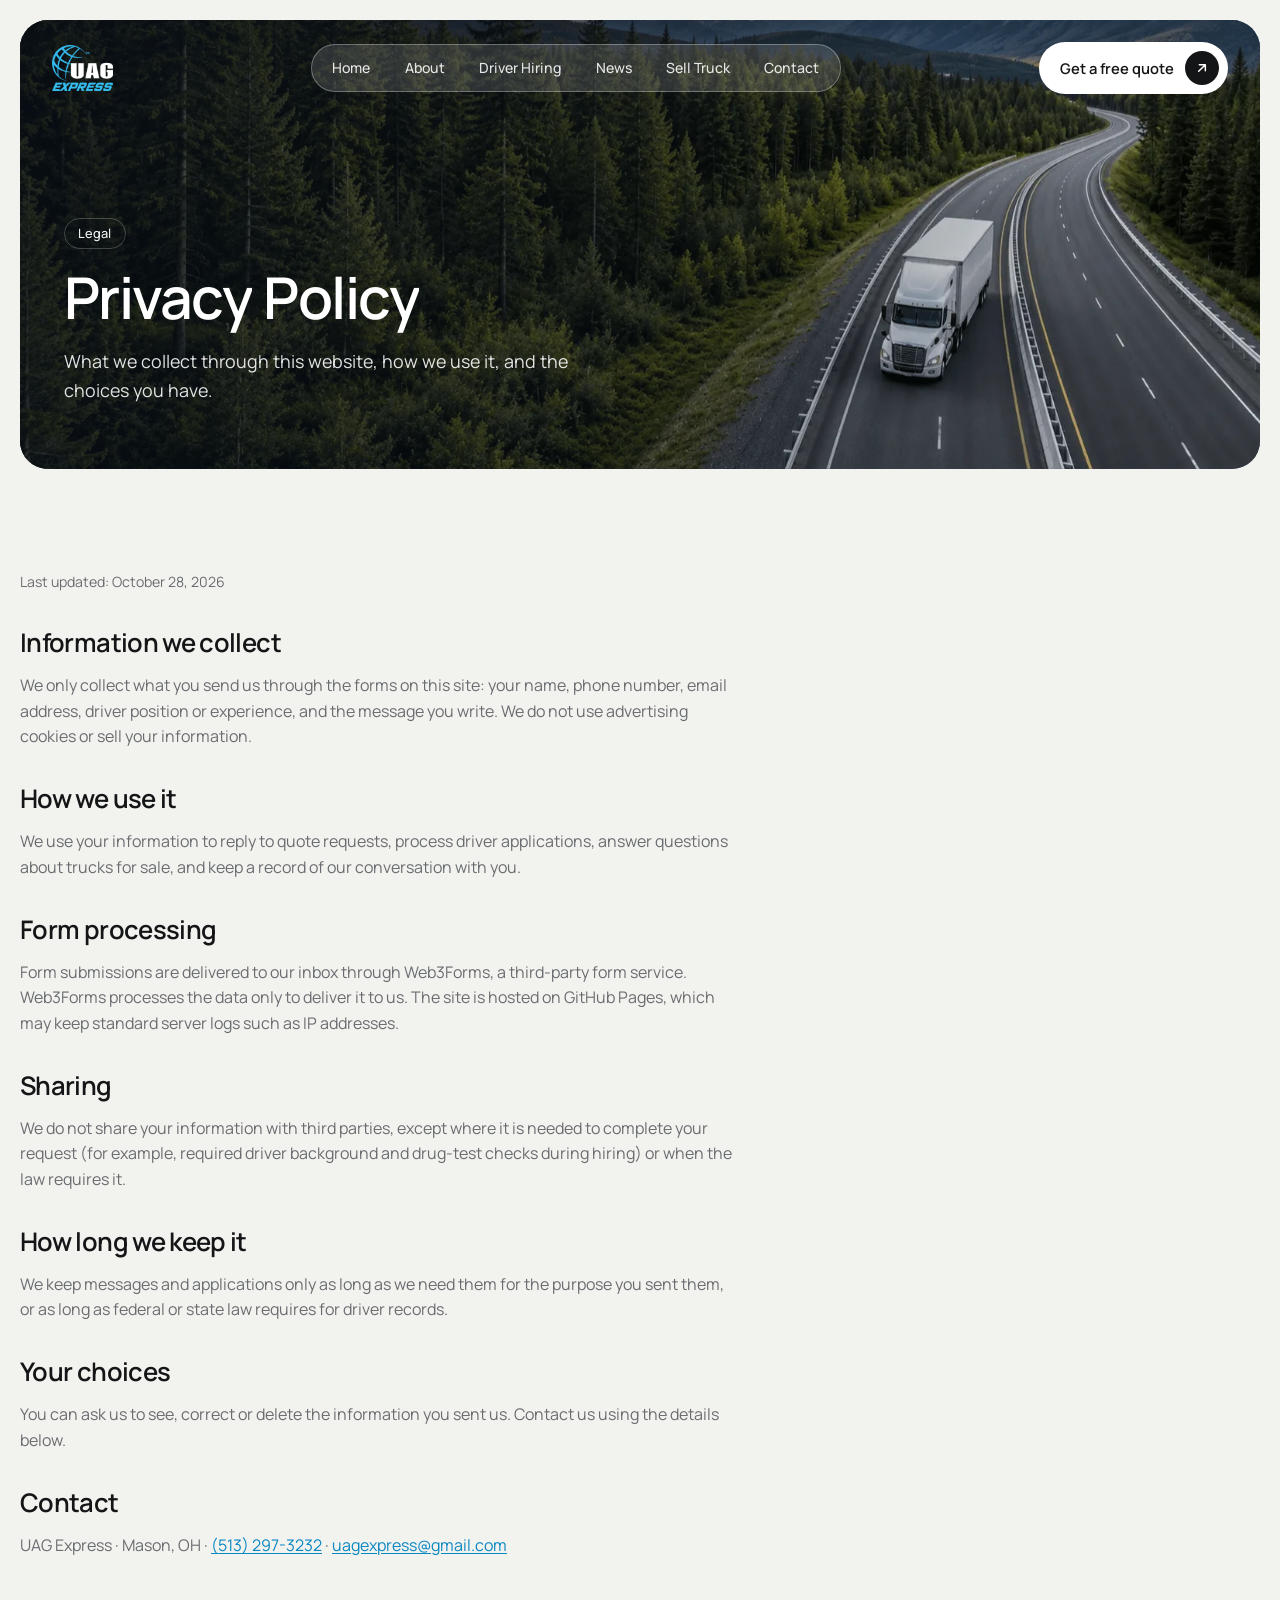
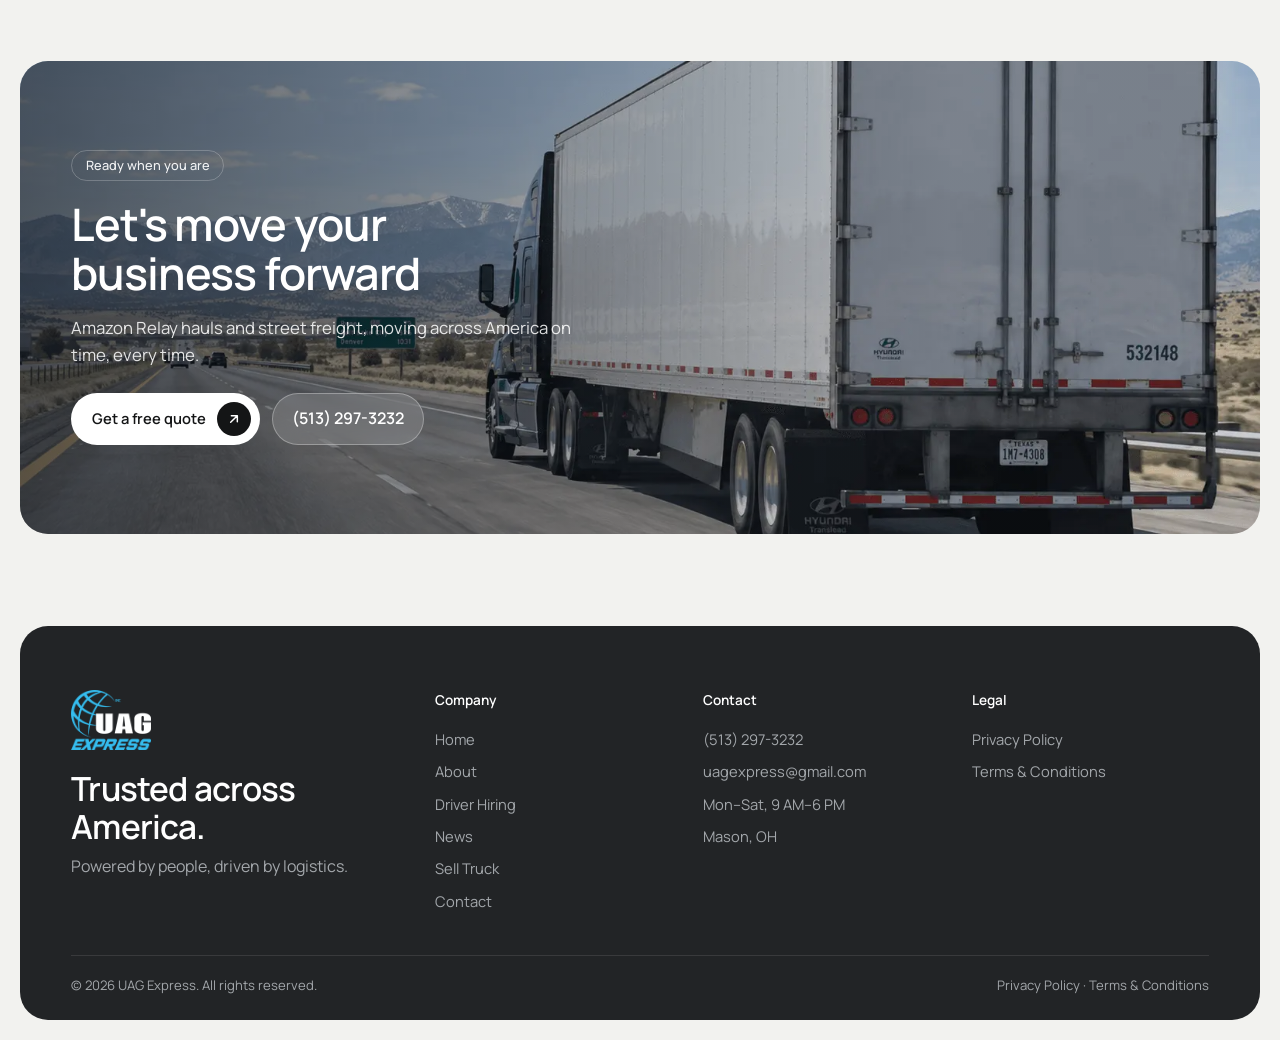
<file: privacy.html>
<!doctype html>
<html lang="en">
<head>
<meta charset="utf-8">
<meta name="viewport" content="width=device-width, initial-scale=1, viewport-fit=cover">
<title>Privacy Policy — UAG Express</title>
<meta name="description" content="How UAG Express collects, uses and protects the information you send through our website forms.">
<link rel="canonical" href="https://uagexpress.com/privacy.html">
<meta property="og:type" content="website">
<meta property="og:site_name" content="UAG Express">
<meta property="og:title" content="Privacy Policy — UAG Express">
<meta property="og:description" content="How UAG Express collects, uses and protects the information you send through our website forms.">
<meta property="og:url" content="https://uagexpress.com/privacy.html">
<meta property="og:image" content="https://uagexpress.com/img/og-image.jpg">
<meta property="og:image:width" content="1200">
<meta property="og:image:height" content="630">
<meta name="twitter:card" content="summary_large_image">
<meta name="theme-color" content="#F2F2EF">
<link rel="icon" type="image/png" href="img/logo-navy.png">
<link rel="preconnect" href="https://fonts.googleapis.com">
<link rel="preconnect" href="https://fonts.gstatic.com" crossorigin>
<link rel="stylesheet" href="https://fonts.googleapis.com/css2?family=Manrope:wght@400;500;600;700&display=swap">
<link rel="stylesheet" href="css/style.css?v=2">
<script src="js/main.js" defer></script>
</head>
<body data-page="privacy">

<svg width="0" height="0" style="position:absolute" aria-hidden="true">
  <defs>
    <symbol id="i-ne" viewBox="0 0 24 24" fill="none" stroke="currentColor" stroke-width="2.2" stroke-linecap="round" stroke-linejoin="round"><path d="M7 17L17 7M8 7h9v9"/></symbol>
    <symbol id="i-plus" viewBox="0 0 24 24" fill="none" stroke="currentColor" stroke-width="2.4" stroke-linecap="round"><path d="M12 5v14M5 12h14"/></symbol>
    <symbol id="i-truck" viewBox="0 0 24 24" fill="none" stroke="currentColor" stroke-width="1.7" stroke-linejoin="round"><path d="M2 6h12v10H2zM14 10h4.5l3.5 3.5V16h-8z"/><circle cx="6" cy="17.5" r="1.8"/><circle cx="17.5" cy="17.5" r="1.8"/></symbol>
    <symbol id="i-shield" viewBox="0 0 24 24" fill="none" stroke="currentColor" stroke-width="1.7" stroke-linejoin="round" stroke-linecap="round"><path d="M12 2.5l8 3v6c0 5-3.6 8.6-8 10-4.4-1.4-8-5-8-10v-6z"/><path d="M8.5 12l2.5 2.5 4.5-5"/></symbol>
    <symbol id="i-pin" viewBox="0 0 24 24" fill="none" stroke="currentColor" stroke-width="1.7" stroke-linejoin="round"><path d="M12 21.5s7-6.4 7-12a7 7 0 10-14 0c0 5.6 7 12 7 12z"/><circle cx="12" cy="9.5" r="2.4"/></symbol>
    <symbol id="i-headset" viewBox="0 0 24 24" fill="none" stroke="currentColor" stroke-width="1.7" stroke-linecap="round"><path d="M4 13v-2a8 8 0 0116 0v2"/><rect x="3" y="12.5" width="4" height="6" rx="1.5"/><rect x="17" y="12.5" width="4" height="6" rx="1.5"/><path d="M19 18.5c0 1.8-2.2 3-6 3"/></symbol>
    <symbol id="i-net" viewBox="0 0 24 24" fill="none" stroke="currentColor" stroke-width="1.7"><circle cx="12" cy="5" r="2.3"/><circle cx="4.5" cy="18.5" r="2.3"/><circle cx="19.5" cy="18.5" r="2.3"/><path d="M10.8 7L5.7 16.4M13.2 7l5.1 9.4M6.8 18.5h10.4"/></symbol>
    <symbol id="i-clock" viewBox="0 0 24 24" fill="none" stroke="currentColor" stroke-width="1.7" stroke-linecap="round"><circle cx="12" cy="12" r="9"/><path d="M12 7v5l3.5 2"/></symbol>
    <symbol id="i-box" viewBox="0 0 24 24" fill="none" stroke="currentColor" stroke-width="1.7" stroke-linejoin="round"><path d="M12 2.5l9 4.5v10l-9 4.5-9-4.5V7z"/><path d="M3 7l9 4.5L21 7M12 11.5v10"/></symbol>
    <symbol id="i-map" viewBox="0 0 24 24" fill="none" stroke="currentColor" stroke-width="1.7" stroke-linejoin="round"><path d="M2.5 5.5l6-2.5 7 2.5 6-2.5v15.5l-6 2.5-7-2.5-6 2.5z"/><path d="M8.5 3v15.5M15.5 5.5V21"/></symbol>
    <symbol id="i-bolt" viewBox="0 0 24 24" fill="none" stroke="currentColor" stroke-width="1.7" stroke-linejoin="round"><path d="M13.5 2.5L4.5 13.5h7l-1.5 8 9-11h-7z"/></symbol>
    <symbol id="i-phone" viewBox="0 0 24 24" fill="none" stroke="currentColor" stroke-width="1.7" stroke-linejoin="round"><path d="M5 3h4l2 5-2.5 1.5a11 11 0 006 6L16 13l5 2v4a2 2 0 01-2 2A17 17 0 013 5a2 2 0 012-2z"/></symbol>
    <symbol id="i-mail" viewBox="0 0 24 24" fill="none" stroke="currentColor" stroke-width="1.7" stroke-linejoin="round"><rect x="3" y="5" width="18" height="14" rx="2"/><path d="M3 7l9 6 9-6"/></symbol>
    <symbol id="i-loc" viewBox="0 0 24 24" fill="none" stroke="currentColor" stroke-width="1.7" stroke-linejoin="round"><path d="M12 22s7-6.5 7-12a7 7 0 10-14 0c0 5.5 7 12 7 12z"/><circle cx="12" cy="10" r="2.5"/></symbol>
    <symbol id="i-check" viewBox="0 0 24 24" fill="none" stroke="currentColor" stroke-width="1.7" stroke-linecap="round" stroke-linejoin="round"><rect x="3" y="3" width="18" height="18" rx="5"/><path d="M8 12.5l3 3 5-6"/></symbol>
    <symbol id="i-menu" viewBox="0 0 24 24" fill="none" stroke="currentColor" stroke-width="2" stroke-linecap="round"><path d="M4 8h16M4 16h16"/></symbol>
  </defs>
</svg>

<div class="frame">
<main>
<div class="page">
  <div class="hcard inner">
    <img class="bg" src="img/highway.webp" alt="" style="object-position:60% 45%">
      <div class="topbar">
    <a class="logo" href="index.html" aria-label="UAG Express home"><img src="img/logo-white.png" alt="UAG Express"></a>
    <nav class="nav" aria-label="Main">
      <a href="index.html">Home</a><a href="about.html">About</a><a href="driver-hiring.html">Driver Hiring</a><a href="news.html">News</a><a href="sell-truck.html">Sell Truck</a><a href="contact.html">Contact</a>
    </nav>
    <a class="btn btn-white" href="contact.html">Get a free quote <span class="ar"><svg><use href="#i-ne"/></svg></span></a>
    <button class="burger" type="button" aria-label="Open menu" aria-expanded="false"><svg width="22" height="22"><use href="#i-menu"/></svg></button>
  </div>
    <div class="hero-body"><div class="hero-copy">
      <span class="tag on-dark">Legal</span>
      <h1>Privacy Policy</h1>
      <p>What we collect through this website, how we use it, and the choices you have.</p>
    </div></div>
  </div>
  <section><div class="wrap"><article class="prose">
      <p class="updated">Last updated: October 28, 2026</p>
      <h2>Information we collect</h2>
      <p>We only collect what you send us through the forms on this site: your name, phone number, email address, driver position or experience, and the message you write. We do not use advertising cookies or sell your information.</p>
      <h2>How we use it</h2>
      <p>We use your information to reply to quote requests, process driver applications, answer questions about trucks for sale, and keep a record of our conversation with you.</p>
      <h2>Form processing</h2>
      <p>Form submissions are delivered to our inbox through Web3Forms, a third-party form service. Web3Forms processes the data only to deliver it to us. The site is hosted on GitHub Pages, which may keep standard server logs such as IP addresses.</p>
      <h2>Sharing</h2>
      <p>We do not share your information with third parties, except where it is needed to complete your request (for example, required driver background and drug-test checks during hiring) or when the law requires it.</p>
      <h2>How long we keep it</h2>
      <p>We keep messages and applications only as long as we need them for the purpose you sent them, or as long as federal or state law requires for driver records.</p>
      <h2>Your choices</h2>
      <p>You can ask us to see, correct or delete the information you sent us. Contact us using the details below.</p>
      <h2>Contact</h2>
      <p>UAG Express · Mason, OH · <a href="tel:+15132973232">(513) 297-3232</a> · <a href="mailto:uagexpress@gmail.com">uagexpress@gmail.com</a></p>
    </article></div></section>
  <div class="wrap">
  <section style="padding-top:0;padding-bottom:clamp(40px,6vw,72px)">
  <div class="cta">
    <img src="img/states-lg.webp" alt="" loading="lazy" style="object-position:50% 55%">
    <div class="cta-in">
      <span class="tag on-dark">Ready when you are</span>
      <h2>Let's move your business forward</h2>
      <p>Amazon Relay hauls and street freight, moving across America on time, every time.</p>
      <div class="actions"><a class="btn btn-white" href="contact.html">Get a free quote <span class="ar"><svg><use href="#i-ne"/></svg></span></a><a class="phone-pill" href="tel:+15132973232">(513) 297-3232</a></div>
    </div>
  </div>
  </section>
  </div>
</div>
</main>
</div>

<footer>
  <div class="frame" style="padding-block:0">
    <div class="fcard">
      <div class="foot">
        <div>
          <a class="logo" href="index.html" aria-label="UAG Express home"><img src="img/logo-white.png" alt="UAG Express"></a>
          <p class="big">Trusted across America.</p>
          <p style="margin-top:.5rem">Powered by people, driven by logistics.</p>
        </div>
        <div><h4>Company</h4><ul><li><a href="index.html">Home</a></li><li><a href="about.html">About</a></li><li><a href="driver-hiring.html">Driver Hiring</a></li><li><a href="news.html">News</a></li><li><a href="sell-truck.html">Sell Truck</a></li><li><a href="contact.html">Contact</a></li></ul></div>
        <div><h4>Contact</h4><ul><li><a href="tel:+15132973232">(513) 297-3232</a></li><li><a href="mailto:uagexpress@gmail.com">uagexpress@gmail.com</a></li><li>Mon–Sat, 9 AM–6 PM</li><li>Mason, OH</li></ul></div>
        <div><h4>Legal</h4><ul><li><a href="privacy.html">Privacy Policy</a></li><li><a href="terms.html">Terms &amp; Conditions</a></li></ul></div>
      </div>
      <div class="foot-bottom"><span>© 2026 UAG Express. All rights reserved.</span><span><a href="privacy.html">Privacy Policy</a> · <a href="terms.html">Terms &amp; Conditions</a></span></div>
    </div>
  </div>
</footer>

</body>
</html>
</file>
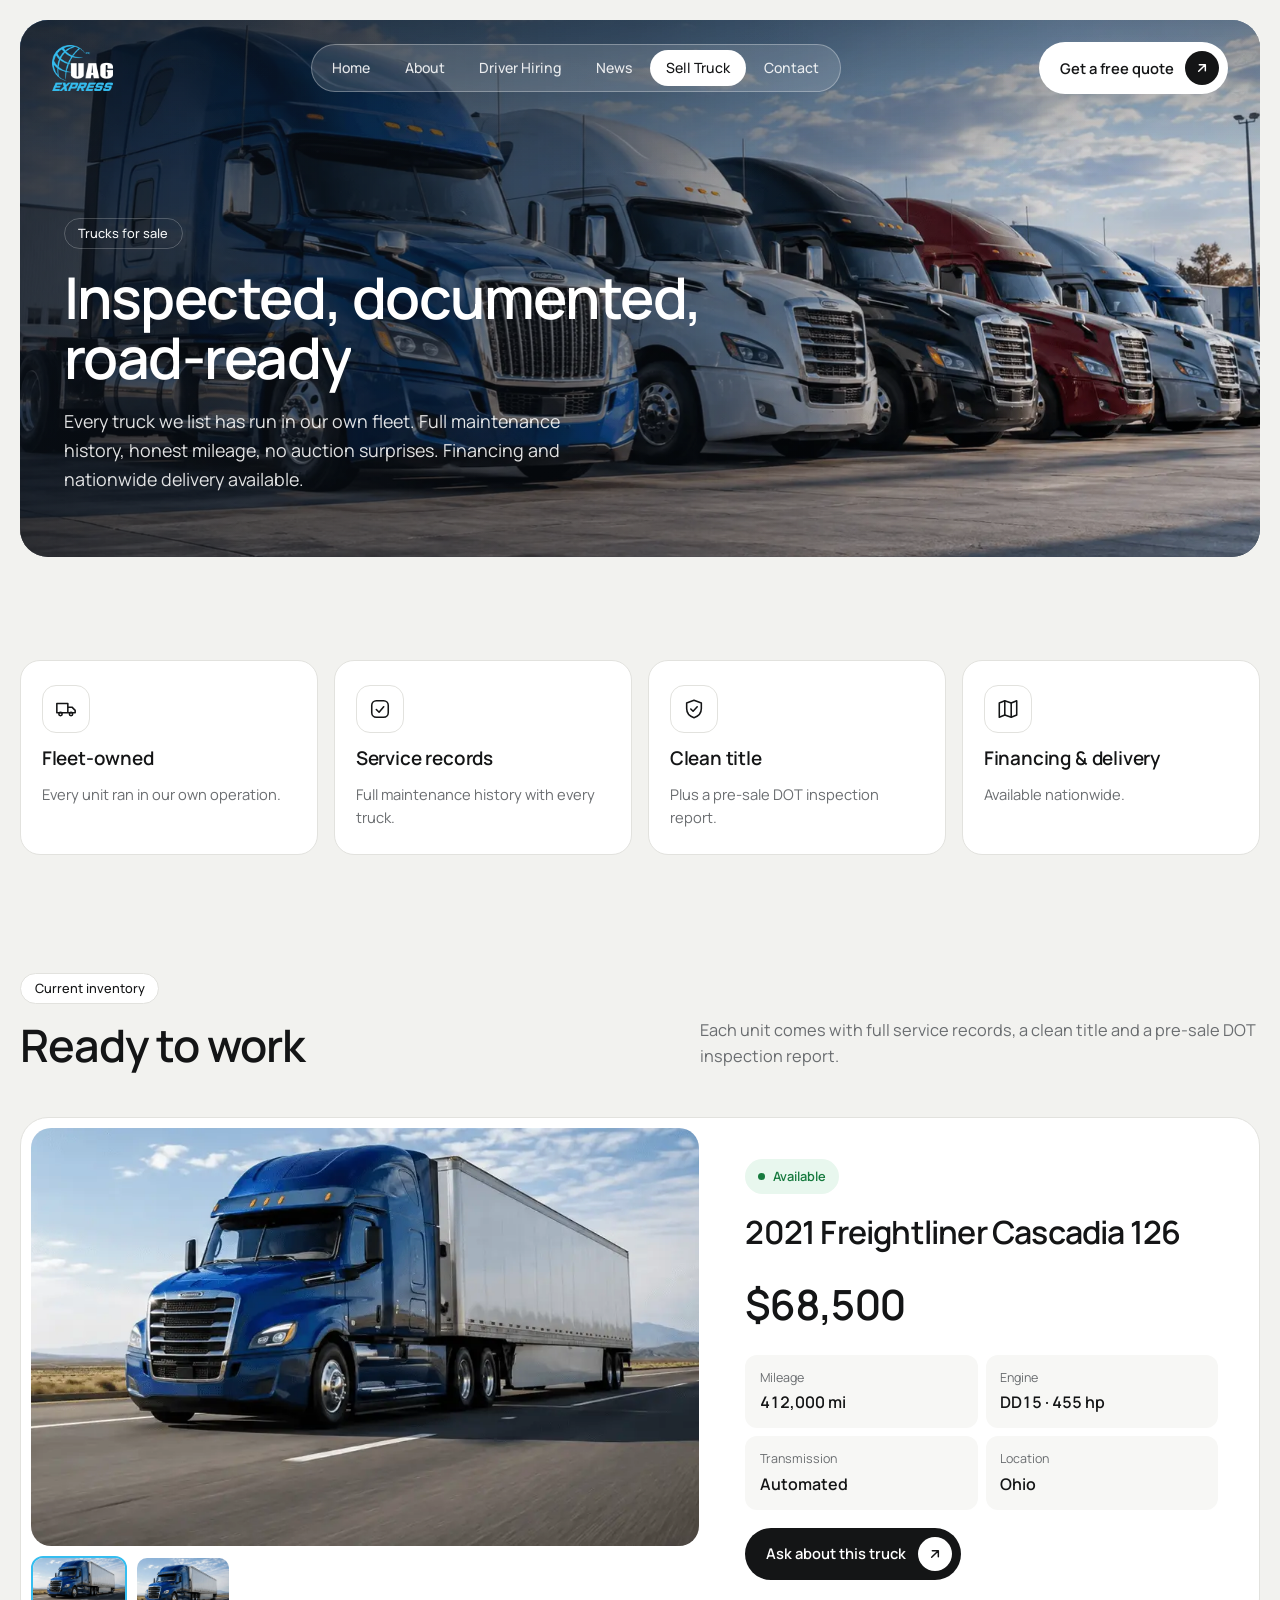
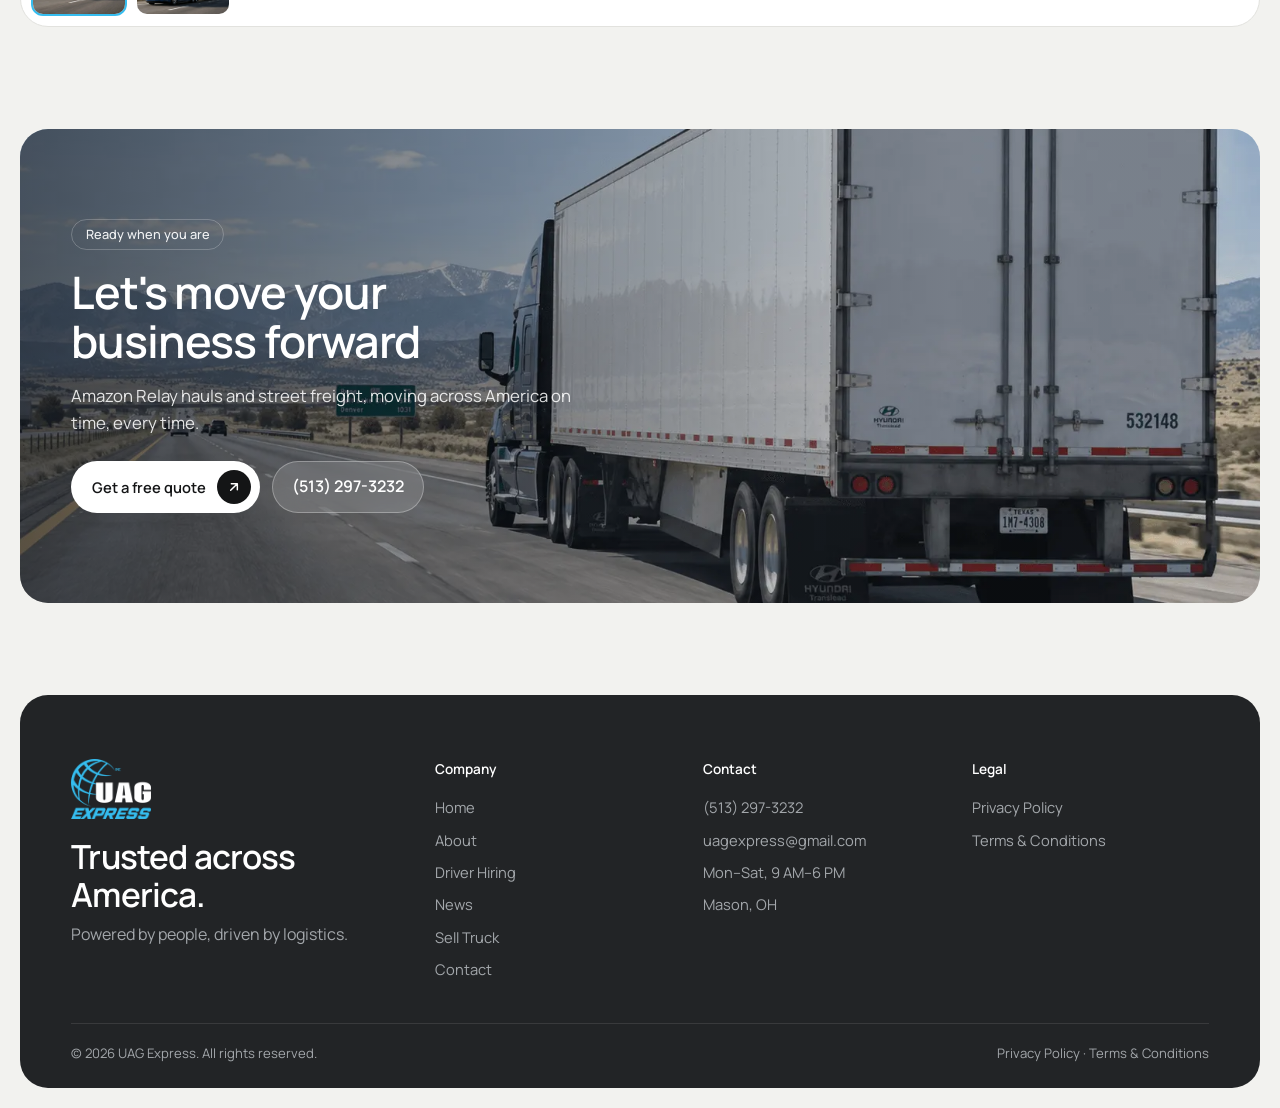
<file: sell-truck.html>
<!doctype html>
<html lang="en">
<head>
<meta charset="utf-8">
<meta name="viewport" content="width=device-width, initial-scale=1, viewport-fit=cover">
<title>Trucks for Sale — UAG Express</title>
<meta name="description" content="Fleet-owned trucks for sale: inspected, documented and road-ready, with full service records and a clean title. Financing available.">
<link rel="canonical" href="https://uagexpress.com/sell-truck.html">
<meta property="og:type" content="website">
<meta property="og:site_name" content="UAG Express">
<meta property="og:title" content="Trucks for Sale — UAG Express">
<meta property="og:description" content="Fleet-owned trucks for sale: inspected, documented and road-ready, with full service records and a clean title. Financing available.">
<meta property="og:url" content="https://uagexpress.com/sell-truck.html">
<meta property="og:image" content="https://uagexpress.com/img/og-image.jpg">
<meta property="og:image:width" content="1200">
<meta property="og:image:height" content="630">
<meta name="twitter:card" content="summary_large_image">
<meta name="theme-color" content="#F2F2EF">
<link rel="icon" type="image/png" href="img/logo-navy.png">
<link rel="preconnect" href="https://fonts.googleapis.com">
<link rel="preconnect" href="https://fonts.gstatic.com" crossorigin>
<link rel="stylesheet" href="https://fonts.googleapis.com/css2?family=Manrope:wght@400;500;600;700&display=swap">
<link rel="stylesheet" href="css/style.css?v=2">
<script src="js/main.js" defer></script>
</head>
<body data-page="sell-truck">

<svg width="0" height="0" style="position:absolute" aria-hidden="true">
  <defs>
    <symbol id="i-ne" viewBox="0 0 24 24" fill="none" stroke="currentColor" stroke-width="2.2" stroke-linecap="round" stroke-linejoin="round"><path d="M7 17L17 7M8 7h9v9"/></symbol>
    <symbol id="i-plus" viewBox="0 0 24 24" fill="none" stroke="currentColor" stroke-width="2.4" stroke-linecap="round"><path d="M12 5v14M5 12h14"/></symbol>
    <symbol id="i-truck" viewBox="0 0 24 24" fill="none" stroke="currentColor" stroke-width="1.7" stroke-linejoin="round"><path d="M2 6h12v10H2zM14 10h4.5l3.5 3.5V16h-8z"/><circle cx="6" cy="17.5" r="1.8"/><circle cx="17.5" cy="17.5" r="1.8"/></symbol>
    <symbol id="i-shield" viewBox="0 0 24 24" fill="none" stroke="currentColor" stroke-width="1.7" stroke-linejoin="round" stroke-linecap="round"><path d="M12 2.5l8 3v6c0 5-3.6 8.6-8 10-4.4-1.4-8-5-8-10v-6z"/><path d="M8.5 12l2.5 2.5 4.5-5"/></symbol>
    <symbol id="i-pin" viewBox="0 0 24 24" fill="none" stroke="currentColor" stroke-width="1.7" stroke-linejoin="round"><path d="M12 21.5s7-6.4 7-12a7 7 0 10-14 0c0 5.6 7 12 7 12z"/><circle cx="12" cy="9.5" r="2.4"/></symbol>
    <symbol id="i-headset" viewBox="0 0 24 24" fill="none" stroke="currentColor" stroke-width="1.7" stroke-linecap="round"><path d="M4 13v-2a8 8 0 0116 0v2"/><rect x="3" y="12.5" width="4" height="6" rx="1.5"/><rect x="17" y="12.5" width="4" height="6" rx="1.5"/><path d="M19 18.5c0 1.8-2.2 3-6 3"/></symbol>
    <symbol id="i-net" viewBox="0 0 24 24" fill="none" stroke="currentColor" stroke-width="1.7"><circle cx="12" cy="5" r="2.3"/><circle cx="4.5" cy="18.5" r="2.3"/><circle cx="19.5" cy="18.5" r="2.3"/><path d="M10.8 7L5.7 16.4M13.2 7l5.1 9.4M6.8 18.5h10.4"/></symbol>
    <symbol id="i-clock" viewBox="0 0 24 24" fill="none" stroke="currentColor" stroke-width="1.7" stroke-linecap="round"><circle cx="12" cy="12" r="9"/><path d="M12 7v5l3.5 2"/></symbol>
    <symbol id="i-box" viewBox="0 0 24 24" fill="none" stroke="currentColor" stroke-width="1.7" stroke-linejoin="round"><path d="M12 2.5l9 4.5v10l-9 4.5-9-4.5V7z"/><path d="M3 7l9 4.5L21 7M12 11.5v10"/></symbol>
    <symbol id="i-map" viewBox="0 0 24 24" fill="none" stroke="currentColor" stroke-width="1.7" stroke-linejoin="round"><path d="M2.5 5.5l6-2.5 7 2.5 6-2.5v15.5l-6 2.5-7-2.5-6 2.5z"/><path d="M8.5 3v15.5M15.5 5.5V21"/></symbol>
    <symbol id="i-bolt" viewBox="0 0 24 24" fill="none" stroke="currentColor" stroke-width="1.7" stroke-linejoin="round"><path d="M13.5 2.5L4.5 13.5h7l-1.5 8 9-11h-7z"/></symbol>
    <symbol id="i-phone" viewBox="0 0 24 24" fill="none" stroke="currentColor" stroke-width="1.7" stroke-linejoin="round"><path d="M5 3h4l2 5-2.5 1.5a11 11 0 006 6L16 13l5 2v4a2 2 0 01-2 2A17 17 0 013 5a2 2 0 012-2z"/></symbol>
    <symbol id="i-mail" viewBox="0 0 24 24" fill="none" stroke="currentColor" stroke-width="1.7" stroke-linejoin="round"><rect x="3" y="5" width="18" height="14" rx="2"/><path d="M3 7l9 6 9-6"/></symbol>
    <symbol id="i-loc" viewBox="0 0 24 24" fill="none" stroke="currentColor" stroke-width="1.7" stroke-linejoin="round"><path d="M12 22s7-6.5 7-12a7 7 0 10-14 0c0 5.5 7 12 7 12z"/><circle cx="12" cy="10" r="2.5"/></symbol>
    <symbol id="i-check" viewBox="0 0 24 24" fill="none" stroke="currentColor" stroke-width="1.7" stroke-linecap="round" stroke-linejoin="round"><rect x="3" y="3" width="18" height="18" rx="5"/><path d="M8 12.5l3 3 5-6"/></symbol>
    <symbol id="i-menu" viewBox="0 0 24 24" fill="none" stroke="currentColor" stroke-width="2" stroke-linecap="round"><path d="M4 8h16M4 16h16"/></symbol>
  </defs>
</svg>

<div class="frame">
<main>
<div class="page">
  <div class="hcard inner">
    <img class="bg" src="img/fleet-lg.webp" alt="" style="object-position:50% 60%">
      <div class="topbar">
    <a class="logo" href="index.html" aria-label="UAG Express home"><img src="img/logo-white.png" alt="UAG Express"></a>
    <nav class="nav" aria-label="Main">
      <a href="index.html">Home</a><a href="about.html">About</a><a href="driver-hiring.html">Driver Hiring</a><a href="news.html">News</a><a href="sell-truck.html" aria-current="page">Sell Truck</a><a href="contact.html">Contact</a>
    </nav>
    <a class="btn btn-white" href="contact.html">Get a free quote <span class="ar"><svg><use href="#i-ne"/></svg></span></a>
    <button class="burger" type="button" aria-label="Open menu" aria-expanded="false"><svg width="22" height="22"><use href="#i-menu"/></svg></button>
  </div>
    <div class="hero-body"><div class="hero-copy">
      <span class="tag on-dark">Trucks for sale</span>
      <h1>Inspected, documented, road-ready</h1>
      <p>Every truck we list has run in our own fleet. Full maintenance history, honest mileage, no auction surprises. Financing and nationwide delivery available.</p>
    </div></div>
  </div>
  <section style="padding-bottom:16px">
    <div class="wrap assure">
      <div class="wcard"><span class="ibox"><svg><use href="#i-truck"/></svg></span><h3>Fleet-owned</h3><p>Every unit ran in our own operation.</p></div>
      <div class="wcard"><span class="ibox"><svg><use href="#i-check"/></svg></span><h3>Service records</h3><p>Full maintenance history with every truck.</p></div>
      <div class="wcard"><span class="ibox"><svg><use href="#i-shield"/></svg></span><h3>Clean title</h3><p>Plus a pre-sale DOT inspection report.</p></div>
      <div class="wcard"><span class="ibox"><svg><use href="#i-map"/></svg></span><h3>Financing &amp; delivery</h3><p>Available nationwide.</p></div>
    </div>
  </section>
  <section>
    <div class="wrap">
      <div class="head row"><div style="display:grid;gap:1rem"><span class="tag">Current inventory</span><h2>Ready to work</h2></div><p class="lede">Each unit comes with full service records, a clean title and a pre-sale DOT inspection report.</p></div>
      <article class="truck">
        <div class="gal">
          <div class="main"><img id="truckMain" src="img/cascadia.webp" alt="2021 Freightliner Cascadia 126"></div>
          <div class="thumbs">
            <button type="button" aria-pressed="true" data-src="img/cascadia.webp" aria-label="Photo 1"><img src="img/cascadia.webp" alt=""></button>
            <button type="button" aria-pressed="false" data-src="img/cascadia2.webp" aria-label="Photo 2"><img src="img/cascadia2.webp" alt=""></button>
          </div>
        </div>
        <div class="tinfo">
          <span class="badge">Available</span>
          <h3>2021 Freightliner Cascadia 126</h3>
          <div class="price">$68,500</div>
          <dl class="specs">
            <div><dt>Mileage</dt><dd>412,000 mi</dd></div>
            <div><dt>Engine</dt><dd>DD15 · 455 hp</dd></div>
            <div><dt>Transmission</dt><dd>Automated</dd></div>
            <div><dt>Location</dt><dd>Ohio</dd></div>
          </dl>
          <a class="btn btn-dark" href="contact.html?topic=Truck%20purchase%3A%202021%20Freightliner%20Cascadia%20126" style="justify-self:start">Ask about this truck <span class="ar"><svg><use href="#i-ne"/></svg></span></a>
        </div>
      </article>
    </div>
  </section>
  <div class="wrap">
  <section style="padding-top:0;padding-bottom:clamp(40px,6vw,72px)">
  <div class="cta">
    <img src="img/states-lg.webp" alt="" loading="lazy" style="object-position:50% 55%">
    <div class="cta-in">
      <span class="tag on-dark">Ready when you are</span>
      <h2>Let's move your business forward</h2>
      <p>Amazon Relay hauls and street freight, moving across America on time, every time.</p>
      <div class="actions"><a class="btn btn-white" href="contact.html">Get a free quote <span class="ar"><svg><use href="#i-ne"/></svg></span></a><a class="phone-pill" href="tel:+15132973232">(513) 297-3232</a></div>
    </div>
  </div>
  </section>
  </div>
</div>
</main>
</div>

<footer>
  <div class="frame" style="padding-block:0">
    <div class="fcard">
      <div class="foot">
        <div>
          <a class="logo" href="index.html" aria-label="UAG Express home"><img src="img/logo-white.png" alt="UAG Express"></a>
          <p class="big">Trusted across America.</p>
          <p style="margin-top:.5rem">Powered by people, driven by logistics.</p>
        </div>
        <div><h4>Company</h4><ul><li><a href="index.html">Home</a></li><li><a href="about.html">About</a></li><li><a href="driver-hiring.html">Driver Hiring</a></li><li><a href="news.html">News</a></li><li><a href="sell-truck.html">Sell Truck</a></li><li><a href="contact.html">Contact</a></li></ul></div>
        <div><h4>Contact</h4><ul><li><a href="tel:+15132973232">(513) 297-3232</a></li><li><a href="mailto:uagexpress@gmail.com">uagexpress@gmail.com</a></li><li>Mon–Sat, 9 AM–6 PM</li><li>Mason, OH</li></ul></div>
        <div><h4>Legal</h4><ul><li><a href="privacy.html">Privacy Policy</a></li><li><a href="terms.html">Terms &amp; Conditions</a></li></ul></div>
      </div>
      <div class="foot-bottom"><span>© 2026 UAG Express. All rights reserved.</span><span><a href="privacy.html">Privacy Policy</a> · <a href="terms.html">Terms &amp; Conditions</a></span></div>
    </div>
  </div>
</footer>

</body>
</html>
</file>
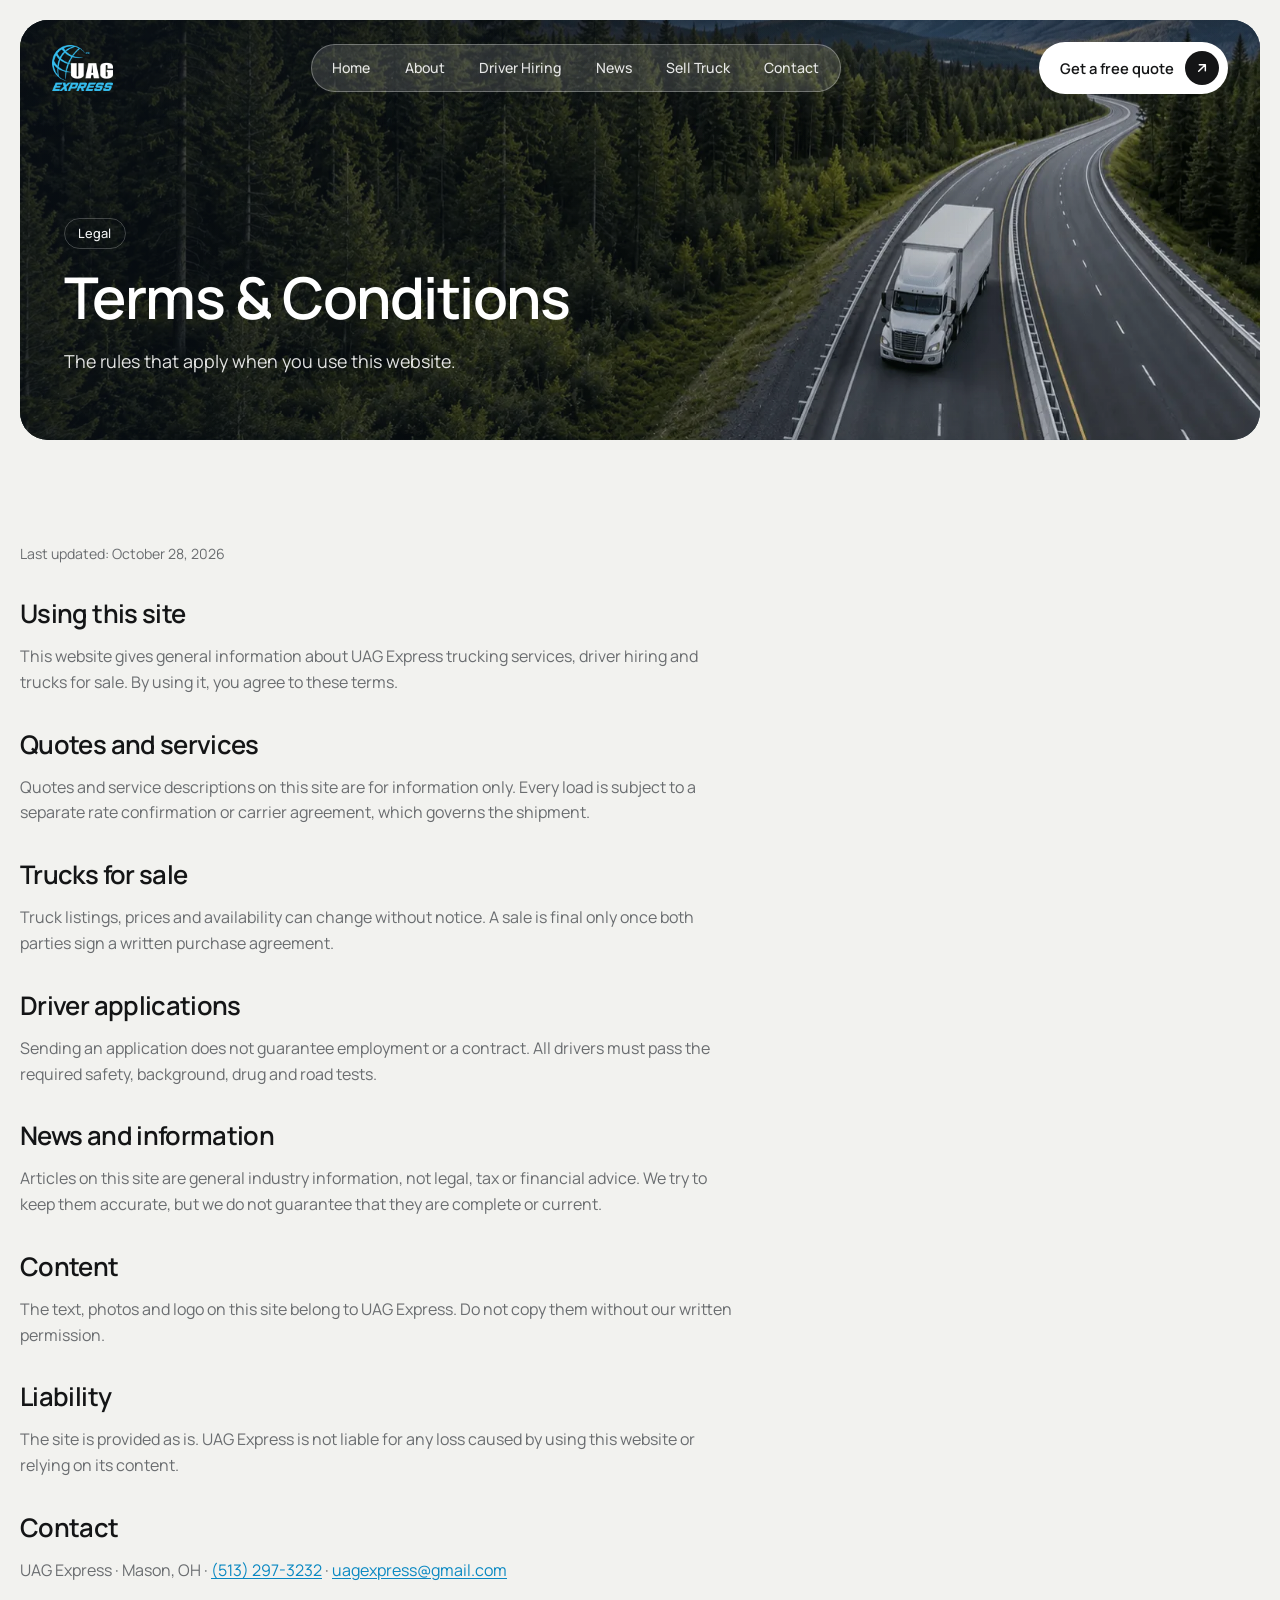
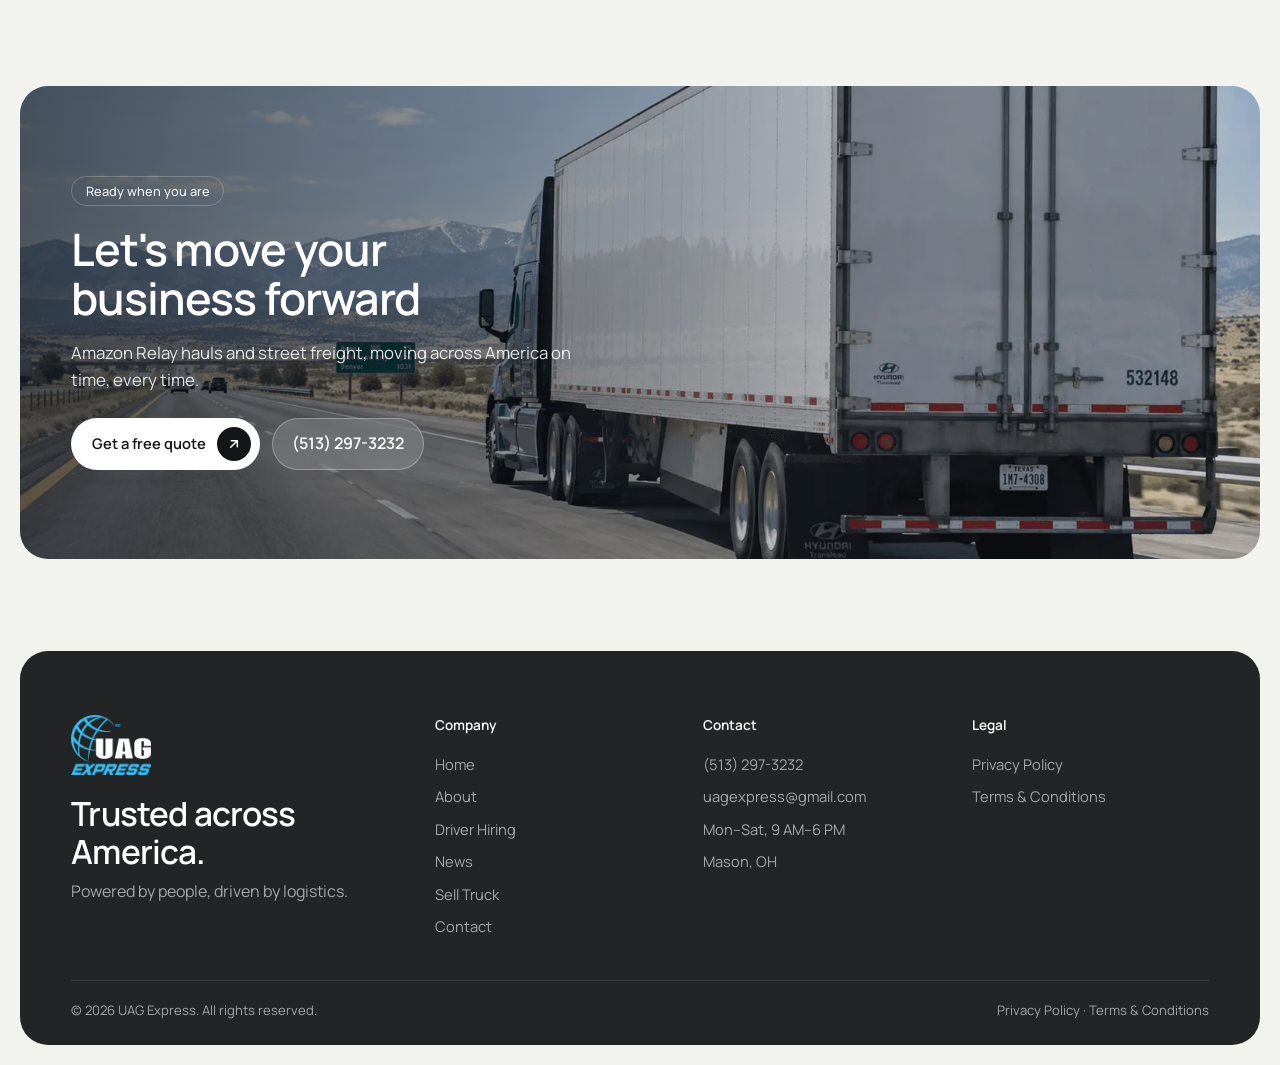
<file: terms.html>
<!doctype html>
<html lang="en">
<head>
<meta charset="utf-8">
<meta name="viewport" content="width=device-width, initial-scale=1, viewport-fit=cover">
<title>Terms &amp; Conditions — UAG Express</title>
<meta name="description" content="The terms that apply when you use the UAG Express website.">
<link rel="canonical" href="https://uagexpress.com/terms.html">
<meta property="og:type" content="website">
<meta property="og:site_name" content="UAG Express">
<meta property="og:title" content="Terms &amp; Conditions — UAG Express">
<meta property="og:description" content="The terms that apply when you use the UAG Express website.">
<meta property="og:url" content="https://uagexpress.com/terms.html">
<meta property="og:image" content="https://uagexpress.com/img/og-image.jpg">
<meta property="og:image:width" content="1200">
<meta property="og:image:height" content="630">
<meta name="twitter:card" content="summary_large_image">
<meta name="theme-color" content="#F2F2EF">
<link rel="icon" type="image/png" href="img/logo-navy.png">
<link rel="preconnect" href="https://fonts.googleapis.com">
<link rel="preconnect" href="https://fonts.gstatic.com" crossorigin>
<link rel="stylesheet" href="https://fonts.googleapis.com/css2?family=Manrope:wght@400;500;600;700&display=swap">
<link rel="stylesheet" href="css/style.css?v=2">
<script src="js/main.js" defer></script>
</head>
<body data-page="terms">

<svg width="0" height="0" style="position:absolute" aria-hidden="true">
  <defs>
    <symbol id="i-ne" viewBox="0 0 24 24" fill="none" stroke="currentColor" stroke-width="2.2" stroke-linecap="round" stroke-linejoin="round"><path d="M7 17L17 7M8 7h9v9"/></symbol>
    <symbol id="i-plus" viewBox="0 0 24 24" fill="none" stroke="currentColor" stroke-width="2.4" stroke-linecap="round"><path d="M12 5v14M5 12h14"/></symbol>
    <symbol id="i-truck" viewBox="0 0 24 24" fill="none" stroke="currentColor" stroke-width="1.7" stroke-linejoin="round"><path d="M2 6h12v10H2zM14 10h4.5l3.5 3.5V16h-8z"/><circle cx="6" cy="17.5" r="1.8"/><circle cx="17.5" cy="17.5" r="1.8"/></symbol>
    <symbol id="i-shield" viewBox="0 0 24 24" fill="none" stroke="currentColor" stroke-width="1.7" stroke-linejoin="round" stroke-linecap="round"><path d="M12 2.5l8 3v6c0 5-3.6 8.6-8 10-4.4-1.4-8-5-8-10v-6z"/><path d="M8.5 12l2.5 2.5 4.5-5"/></symbol>
    <symbol id="i-pin" viewBox="0 0 24 24" fill="none" stroke="currentColor" stroke-width="1.7" stroke-linejoin="round"><path d="M12 21.5s7-6.4 7-12a7 7 0 10-14 0c0 5.6 7 12 7 12z"/><circle cx="12" cy="9.5" r="2.4"/></symbol>
    <symbol id="i-headset" viewBox="0 0 24 24" fill="none" stroke="currentColor" stroke-width="1.7" stroke-linecap="round"><path d="M4 13v-2a8 8 0 0116 0v2"/><rect x="3" y="12.5" width="4" height="6" rx="1.5"/><rect x="17" y="12.5" width="4" height="6" rx="1.5"/><path d="M19 18.5c0 1.8-2.2 3-6 3"/></symbol>
    <symbol id="i-net" viewBox="0 0 24 24" fill="none" stroke="currentColor" stroke-width="1.7"><circle cx="12" cy="5" r="2.3"/><circle cx="4.5" cy="18.5" r="2.3"/><circle cx="19.5" cy="18.5" r="2.3"/><path d="M10.8 7L5.7 16.4M13.2 7l5.1 9.4M6.8 18.5h10.4"/></symbol>
    <symbol id="i-clock" viewBox="0 0 24 24" fill="none" stroke="currentColor" stroke-width="1.7" stroke-linecap="round"><circle cx="12" cy="12" r="9"/><path d="M12 7v5l3.5 2"/></symbol>
    <symbol id="i-box" viewBox="0 0 24 24" fill="none" stroke="currentColor" stroke-width="1.7" stroke-linejoin="round"><path d="M12 2.5l9 4.5v10l-9 4.5-9-4.5V7z"/><path d="M3 7l9 4.5L21 7M12 11.5v10"/></symbol>
    <symbol id="i-map" viewBox="0 0 24 24" fill="none" stroke="currentColor" stroke-width="1.7" stroke-linejoin="round"><path d="M2.5 5.5l6-2.5 7 2.5 6-2.5v15.5l-6 2.5-7-2.5-6 2.5z"/><path d="M8.5 3v15.5M15.5 5.5V21"/></symbol>
    <symbol id="i-bolt" viewBox="0 0 24 24" fill="none" stroke="currentColor" stroke-width="1.7" stroke-linejoin="round"><path d="M13.5 2.5L4.5 13.5h7l-1.5 8 9-11h-7z"/></symbol>
    <symbol id="i-phone" viewBox="0 0 24 24" fill="none" stroke="currentColor" stroke-width="1.7" stroke-linejoin="round"><path d="M5 3h4l2 5-2.5 1.5a11 11 0 006 6L16 13l5 2v4a2 2 0 01-2 2A17 17 0 013 5a2 2 0 012-2z"/></symbol>
    <symbol id="i-mail" viewBox="0 0 24 24" fill="none" stroke="currentColor" stroke-width="1.7" stroke-linejoin="round"><rect x="3" y="5" width="18" height="14" rx="2"/><path d="M3 7l9 6 9-6"/></symbol>
    <symbol id="i-loc" viewBox="0 0 24 24" fill="none" stroke="currentColor" stroke-width="1.7" stroke-linejoin="round"><path d="M12 22s7-6.5 7-12a7 7 0 10-14 0c0 5.5 7 12 7 12z"/><circle cx="12" cy="10" r="2.5"/></symbol>
    <symbol id="i-check" viewBox="0 0 24 24" fill="none" stroke="currentColor" stroke-width="1.7" stroke-linecap="round" stroke-linejoin="round"><rect x="3" y="3" width="18" height="18" rx="5"/><path d="M8 12.5l3 3 5-6"/></symbol>
    <symbol id="i-menu" viewBox="0 0 24 24" fill="none" stroke="currentColor" stroke-width="2" stroke-linecap="round"><path d="M4 8h16M4 16h16"/></symbol>
  </defs>
</svg>

<div class="frame">
<main>
<div class="page">
  <div class="hcard inner">
    <img class="bg" src="img/highway.webp" alt="" style="object-position:60% 45%">
      <div class="topbar">
    <a class="logo" href="index.html" aria-label="UAG Express home"><img src="img/logo-white.png" alt="UAG Express"></a>
    <nav class="nav" aria-label="Main">
      <a href="index.html">Home</a><a href="about.html">About</a><a href="driver-hiring.html">Driver Hiring</a><a href="news.html">News</a><a href="sell-truck.html">Sell Truck</a><a href="contact.html">Contact</a>
    </nav>
    <a class="btn btn-white" href="contact.html">Get a free quote <span class="ar"><svg><use href="#i-ne"/></svg></span></a>
    <button class="burger" type="button" aria-label="Open menu" aria-expanded="false"><svg width="22" height="22"><use href="#i-menu"/></svg></button>
  </div>
    <div class="hero-body"><div class="hero-copy">
      <span class="tag on-dark">Legal</span>
      <h1>Terms &amp; Conditions</h1>
      <p>The rules that apply when you use this website.</p>
    </div></div>
  </div>
  <section><div class="wrap"><article class="prose">
      <p class="updated">Last updated: October 28, 2026</p>
      <h2>Using this site</h2>
      <p>This website gives general information about UAG Express trucking services, driver hiring and trucks for sale. By using it, you agree to these terms.</p>
      <h2>Quotes and services</h2>
      <p>Quotes and service descriptions on this site are for information only. Every load is subject to a separate rate confirmation or carrier agreement, which governs the shipment.</p>
      <h2>Trucks for sale</h2>
      <p>Truck listings, prices and availability can change without notice. A sale is final only once both parties sign a written purchase agreement.</p>
      <h2>Driver applications</h2>
      <p>Sending an application does not guarantee employment or a contract. All drivers must pass the required safety, background, drug and road tests.</p>
      <h2>News and information</h2>
      <p>Articles on this site are general industry information, not legal, tax or financial advice. We try to keep them accurate, but we do not guarantee that they are complete or current.</p>
      <h2>Content</h2>
      <p>The text, photos and logo on this site belong to UAG Express. Do not copy them without our written permission.</p>
      <h2>Liability</h2>
      <p>The site is provided as is. UAG Express is not liable for any loss caused by using this website or relying on its content.</p>
      <h2>Contact</h2>
      <p>UAG Express · Mason, OH · <a href="tel:+15132973232">(513) 297-3232</a> · <a href="mailto:uagexpress@gmail.com">uagexpress@gmail.com</a></p>
    </article></div></section>
  <div class="wrap">
  <section style="padding-top:0;padding-bottom:clamp(40px,6vw,72px)">
  <div class="cta">
    <img src="img/states-lg.webp" alt="" loading="lazy" style="object-position:50% 55%">
    <div class="cta-in">
      <span class="tag on-dark">Ready when you are</span>
      <h2>Let's move your business forward</h2>
      <p>Amazon Relay hauls and street freight, moving across America on time, every time.</p>
      <div class="actions"><a class="btn btn-white" href="contact.html">Get a free quote <span class="ar"><svg><use href="#i-ne"/></svg></span></a><a class="phone-pill" href="tel:+15132973232">(513) 297-3232</a></div>
    </div>
  </div>
  </section>
  </div>
</div>
</main>
</div>

<footer>
  <div class="frame" style="padding-block:0">
    <div class="fcard">
      <div class="foot">
        <div>
          <a class="logo" href="index.html" aria-label="UAG Express home"><img src="img/logo-white.png" alt="UAG Express"></a>
          <p class="big">Trusted across America.</p>
          <p style="margin-top:.5rem">Powered by people, driven by logistics.</p>
        </div>
        <div><h4>Company</h4><ul><li><a href="index.html">Home</a></li><li><a href="about.html">About</a></li><li><a href="driver-hiring.html">Driver Hiring</a></li><li><a href="news.html">News</a></li><li><a href="sell-truck.html">Sell Truck</a></li><li><a href="contact.html">Contact</a></li></ul></div>
        <div><h4>Contact</h4><ul><li><a href="tel:+15132973232">(513) 297-3232</a></li><li><a href="mailto:uagexpress@gmail.com">uagexpress@gmail.com</a></li><li>Mon–Sat, 9 AM–6 PM</li><li>Mason, OH</li></ul></div>
        <div><h4>Legal</h4><ul><li><a href="privacy.html">Privacy Policy</a></li><li><a href="terms.html">Terms &amp; Conditions</a></li></ul></div>
      </div>
      <div class="foot-bottom"><span>© 2026 UAG Express. All rights reserved.</span><span><a href="privacy.html">Privacy Policy</a> · <a href="terms.html">Terms &amp; Conditions</a></span></div>
    </div>
  </div>
</footer>

</body>
</html>
</file>
<file: css/style.css>
/* UAG Express — site styles */
body{margin:0}
/* Layout: soft neutral canvas with large rounded photo cards, glass chips over photography, one charcoal card per page for rhythm; UAG sky blue used sparingly as the single accent. Light-only by design. */
:root{
  --bg:#F2F2EF; --surface:#FFFFFF; --soft:#F7F7F5; --ink:#141516; --muted:#6A6D70; --line:#E2E2DE;
  --dark:#222426; --dark-2:#2C2F32; --on-dark:#F2F3F4; --on-dark-muted:#A3A7AB;
  --accent:#35BDEF; --accent-deep:#0A88C2;
  --glass:rgba(255,255,255,.14); --glass-line:rgba(255,255,255,.3);
  --f:"Manrope",system-ui,-apple-system,"Segoe UI",sans-serif;
  --r-xl:28px; --r-lg:20px; --r:14px; --wrap:1240px;
  color-scheme:light;
}
*{box-sizing:border-box}
html{scroll-behavior:smooth}
body{background:var(--bg);color:var(--ink);font:400 16px/1.6 var(--f);-webkit-font-smoothing:antialiased}
a{color:inherit;text-decoration:none}
img{display:block;max-width:100%}
h1,h2,h3{margin:0;font-weight:600;letter-spacing:-.025em;text-wrap:balance}
h1{font-size:clamp(2.5rem,5.6vw,4.4rem);line-height:1.04}
h2{font-size:clamp(1.9rem,3.6vw,2.8rem);line-height:1.1}
h3{font-size:1.18rem;line-height:1.3;letter-spacing:-.01em}
p{margin:0}
.frame{max-width:1440px;margin-inline:auto;padding-inline:clamp(10px,1.6vw,20px);padding-block:clamp(10px,1.6vw,20px) 0}
.wrap{max-width:none;margin-inline:0;padding-inline:0} /* content shares the frame edges with the hero card and footer */
section{padding-block:clamp(56px,8vw,104px)}
.mt0{padding-top:0}
.muted{color:var(--muted)}
.tag{justify-self:start;display:inline-flex;align-items:center;font:500 .8rem/1 var(--f);padding:.5rem .85rem;border:1px solid var(--line);border-radius:999px;background:var(--surface);color:var(--ink)}
.tag.on-dark{background:transparent;border-color:rgba(255,255,255,.22);color:var(--on-dark)}
.lede{color:var(--muted);font-size:1.02rem;max-width:56ch}
.head{display:grid;gap:1rem;margin-bottom:clamp(28px,4vw,48px)}
.head.row{grid-template-columns:1fr auto;align-items:end;gap:1.5rem}
@media (max-width:720px){.head.row{grid-template-columns:1fr}}

/* buttons */
.btn{display:inline-flex;align-items:center;gap:.7rem;font:600 .92rem/1 var(--f);padding:.5rem .5rem .5rem 1.25rem;min-height:48px;border-radius:999px;border:1px solid transparent;cursor:pointer;transition:transform .15s ease,background .15s ease,border-color .15s ease;white-space:nowrap}
.btn .ar{width:34px;height:34px;border-radius:50%;display:grid;place-items:center;flex:none;transition:transform .2s ease}
.btn .ar svg{width:16px;height:16px}
.btn:hover .ar{transform:rotate(45deg)}
.btn-white{background:#fff;color:var(--ink)}
.btn-white .ar{background:var(--ink);color:#fff}
.btn-dark{background:var(--ink);color:#fff}
.btn-dark .ar{background:#fff;color:var(--ink)}
.btn-line{border-color:var(--line);background:var(--surface);color:var(--ink)}
.btn-line .ar{background:var(--soft)}
.btn-line.on-dark{background:transparent;border-color:rgba(255,255,255,.25);color:#fff}
.btn-line.on-dark .ar{background:rgba(255,255,255,.1)}
a:focus-visible,button:focus-visible,summary:focus-visible,input:focus-visible,textarea:focus-visible{outline:3px solid var(--accent);outline-offset:3px}

/* hero card + overlaid header */
.hcard{position:relative;border-radius:var(--r-xl);overflow:hidden;color:#fff;background:#3A4B5C;isolation:isolate}
.hcard > img.bg{position:absolute;inset:0;width:100%;height:100%;object-fit:cover;z-index:-2}
.hcard::before{content:"";position:absolute;inset:0;z-index:-1;background:linear-gradient(90deg,rgba(10,16,24,.62) 0%,rgba(10,16,24,.3) 45%,rgba(10,16,24,0) 75%),linear-gradient(180deg,rgba(10,16,24,.35) 0%,transparent 28%,transparent 70%,rgba(10,16,24,.35))}
.topbar{display:flex;align-items:center;justify-content:space-between;gap:1rem;padding:clamp(14px,2vw,22px) clamp(16px,3vw,32px)}
.logo img{height:46px;width:auto}
.nav{display:flex;gap:.15rem;padding:.3rem;border-radius:999px;background:var(--glass);border:1px solid var(--glass-line);backdrop-filter:blur(16px);-webkit-backdrop-filter:blur(16px)}
.nav a{font:500 .88rem/1 var(--f);padding:.7rem 1rem;border-radius:999px;color:rgba(255,255,255,.88)}
.nav a:hover{background:rgba(255,255,255,.12);color:#fff}
.nav a[aria-current="page"]{background:#fff;color:var(--ink)}
.topbar .btn{min-height:44px}
.burger{display:none;width:46px;height:46px;border-radius:50%;background:var(--glass);border:1px solid var(--glass-line);color:#fff;cursor:pointer;backdrop-filter:blur(16px);-webkit-backdrop-filter:blur(16px)}
@media (max-width:980px){
  .topbar .btn{display:none}
  .burger{display:grid;place-items:center}
  .topbar{position:relative;z-index:30}
  .hcard.menu-open{overflow:visible;z-index:40}
  .hcard > img.bg,.hcard::before{border-radius:inherit}
  .nav{display:none;position:absolute;left:12px;right:12px;top:calc(100% - 4px);z-index:50;flex-direction:column;gap:2px;background:#16191C;border:1px solid rgba(255,255,255,.12);border-radius:20px;padding:.5rem;box-shadow:0 24px 60px rgba(0,0,0,.35)}
  .nav.open{display:flex;animation:menuIn .22s cubic-bezier(.2,.75,.2,1) both}
  .nav a{padding:1rem 1.1rem;font-size:1rem;border-radius:14px}
  .nav a[aria-current="page"]{background:rgba(255,255,255,.12);color:#fff}
}
.hero-body{display:grid;grid-template-columns:1.1fr .9fr;gap:2rem;align-items:end;padding:clamp(40px,7vw,96px) clamp(20px,3.4vw,48px) clamp(20px,3vw,32px)}
.hero-copy{display:grid;gap:1.2rem;align-content:start;align-self:start;min-width:0}
.hero-copy p{font-size:clamp(1rem,1.4vw,1.15rem);color:rgba(255,255,255,.88);max-width:40ch}
.hero-copy .btn{justify-self:start;margin-top:.4rem}
.glass-stack{display:grid;gap:12px;justify-self:end;width:min(100%,360px)}
.gcard{display:grid;grid-template-columns:96px 1fr;gap:14px;align-items:center;padding:10px;border-radius:18px;background:var(--glass);border:1px solid var(--glass-line);backdrop-filter:blur(18px);-webkit-backdrop-filter:blur(18px)}
.gcard img{width:96px;height:72px;object-fit:cover;border-radius:12px}
.gcard b{display:block;font-weight:600;font-size:1rem}
.gcard span{display:block;font-size:.82rem;color:rgba(255,255,255,.78)}
.gcard em{display:block;font-style:normal;font-weight:600;margin-top:.35rem}
.hero-foot{display:flex;justify-content:space-between;align-items:center;gap:1rem;flex-wrap:wrap;padding:0 clamp(20px,3.4vw,48px) clamp(20px,3vw,32px)}
.chips{display:flex;flex-wrap:wrap;gap:.5rem}
.chips span{font:500 .88rem/1 var(--f);padding:.65rem 1.05rem;border-radius:999px;border:1px solid var(--glass-line);background:rgba(255,255,255,.06);backdrop-filter:blur(10px);-webkit-backdrop-filter:blur(10px)}
.hero-foot small{font-size:.85rem;color:rgba(255,255,255,.8)}
@media (max-width:860px){
  .hero-body{grid-template-columns:1fr;padding-top:40px}
  .glass-stack{justify-self:stretch;width:100%}
  .hcard::before{background:linear-gradient(180deg,rgba(10,16,24,.55),rgba(10,16,24,.35) 50%,rgba(10,16,24,.65))}
}
.hcard.inner .hero-body{grid-template-columns:1fr;padding-block:clamp(48px,8vw,120px) clamp(36px,5vw,64px)}
.hcard.inner h1{max-width:18ch;font-size:clamp(2.3rem,4.6vw,3.6rem)}
.hcard.inner .hero-copy p{max-width:48ch}
.hcard.inner::before{background:linear-gradient(90deg,rgba(10,16,24,.75) 0%,rgba(10,16,24,.45) 50%,rgba(10,16,24,.1) 85%),linear-gradient(180deg,rgba(10,16,24,.4),transparent 30%)}

/* feature row */
.features{display:grid;grid-template-columns:repeat(4,1fr);margin-top:16px;background:var(--surface);border:1px solid var(--line);border-radius:var(--r-xl);overflow:hidden}
.feat{display:flex;align-items:center;gap:14px;padding:clamp(18px,2.2vw,26px) clamp(16px,2vw,28px);min-width:0;position:relative}
.feat + .feat::before{content:"";position:absolute;left:0;top:22%;bottom:22%;width:1px;background:var(--line)}
.ibox{width:48px;height:48px;border-radius:14px;background:var(--surface);border:1px solid var(--line);display:grid;place-items:center;flex:none}
.ibox svg{width:22px;height:22px}
.feat .ibox{background:#E9F7FD;border-color:transparent;color:var(--accent-deep)}
.feat > div{min-width:0}
.feat b{display:block;font-weight:600;font-size:1.05rem;line-height:1.2;margin-bottom:.25rem}
.feat span:not(.ibox){display:block;font-size:.86rem;color:var(--muted);line-height:1.4}
@media (max-width:1000px){.features{grid-template-columns:repeat(2,1fr)}.feat:nth-child(3)::before{display:none}.feat:nth-child(n+3){border-top:1px solid var(--line)}}
@media (max-width:520px){.features{grid-template-columns:1fr}.feat::before{display:none}.feat + .feat{border-top:1px solid var(--line)}}

/* process */
.process{display:grid;grid-template-columns:1fr 1.05fr;gap:clamp(32px,6vw,88px);align-items:start}
.process-l{display:grid;gap:1.1rem;min-width:0}
.photo-note{position:relative;margin-top:1.4rem;max-width:520px;padding-bottom:28px;padding-right:28px}
.photo-note .ph{border-radius:var(--r-lg);overflow:hidden;aspect-ratio:4/3;max-width:78%}
.photo-note .ph img{width:100%;height:100%;object-fit:cover}
.note{position:absolute;right:0;bottom:0;width:min(250px,60%);background:var(--surface);border-radius:18px;padding:1.1rem 1.15rem;box-shadow:0 18px 40px -16px rgba(20,21,22,.25);display:grid;gap:.45rem}
.note .ibox{width:38px;height:38px;border-radius:11px}
.note .ibox svg{width:18px;height:18px}
.note b{font-weight:600;line-height:1.25}
.note span{font-size:.84rem;color:var(--muted);line-height:1.45}
.steps{list-style:none;margin:0;padding:0;display:grid}
.steps li{display:grid;grid-template-columns:52px 1fr 44px;gap:1rem;align-items:center;padding:1.5rem 0;border-top:1px solid var(--line)}
.steps li:last-child{border-bottom:1px solid var(--line)}
.steps .no{font-size:.9rem;color:var(--muted);font-variant-numeric:tabular-nums}
.steps h3{margin-bottom:.3rem}
.steps p{font-size:.92rem;color:var(--muted)}
.steps .go{width:40px;height:40px;border-radius:50%;background:var(--ink);color:#fff;display:grid;place-items:center}
.steps li:first-child .go{background:var(--accent);color:var(--ink)}
.steps .go svg{width:15px;height:15px}
@media (max-width:900px){.process{grid-template-columns:1fr}}

/* dark card */
.dcard{background:var(--dark);color:var(--on-dark);border-radius:var(--r-xl);padding:clamp(28px,4vw,56px) clamp(18px,3vw,40px)}
.dcard .lede{color:var(--on-dark-muted)}
.dcard .head > div{display:grid;gap:1rem;min-width:0}
.cards3{display:grid;grid-template-columns:repeat(3,1fr);gap:16px}
.icard{position:relative;border-radius:var(--r-lg);overflow:hidden;min-height:380px;display:grid;align-content:space-between;padding:14px;color:#fff;isolation:isolate}
.icard img{position:absolute;inset:0;width:100%;height:100%;object-fit:cover;z-index:-2;transition:transform .6s ease}
.icard:hover img{transform:scale(1.04)}
.icard::before{content:"";position:absolute;inset:0;z-index:-1;background:linear-gradient(180deg,rgba(0,0,0,.12) 0%,rgba(0,0,0,0) 25%,rgba(0,0,0,.55) 55%,rgba(0,0,0,.85) 100%)}
.icard .tags{display:flex;flex-wrap:wrap;gap:6px}
.icard .tags span{font-size:.76rem;padding:.42rem .7rem;border-radius:999px;background:rgba(255,255,255,.16);border:1px solid rgba(255,255,255,.25);backdrop-filter:blur(10px);-webkit-backdrop-filter:blur(10px)}
.icard .bottom{display:grid;gap:.5rem;padding:4px}
.icard p{font-size:.88rem;color:rgba(255,255,255,.8);max-width:34ch}
.icard .btn{margin-top:.6rem;justify-content:space-between;background:rgba(255,255,255,.12);border-color:rgba(255,255,255,.25);color:#fff;backdrop-filter:blur(10px);-webkit-backdrop-filter:blur(10px)}
.icard .btn .ar{background:rgba(255,255,255,.14)}
@media (max-width:900px){.cards3{grid-template-columns:1fr}.icard{min-height:320px}}
.mini3{display:grid;grid-template-columns:repeat(3,1fr);gap:16px;margin-top:16px}
.mini{display:grid;grid-template-columns:44px 1fr;gap:14px;padding:18px;border-radius:var(--r-lg);background:var(--dark-2)}
.mini .ibox{width:44px;height:44px;background:rgba(255,255,255,.06);border-color:rgba(255,255,255,.1);color:var(--accent)}
.mini b{display:block;font-weight:600;margin-bottom:.2rem}
.mini span{font-size:.86rem;color:var(--on-dark-muted);line-height:1.45}
@media (max-width:900px){.mini3{grid-template-columns:1fr}}

/* partners strip */
.partners{margin-top:16px;display:flex;flex-wrap:wrap;align-items:center;justify-content:space-around;gap:1rem 2rem;padding:1.2rem 1.6rem;border-radius:var(--r-lg);background:var(--surface);border:1px solid var(--line)}
.partners small{font-size:.8rem;color:var(--muted)}
.partners span{font-weight:700;font-size:1.05rem;letter-spacing:-.01em;color:#9A9DA0}

/* stats */
.about{display:grid;grid-template-columns:1fr 1.1fr;gap:clamp(28px,6vw,88px);align-items:center}
.about > div:first-child{display:grid;gap:1.1rem;min-width:0}
.stats{display:grid;grid-template-columns:repeat(3,1fr);gap:12px}
.stat{background:var(--surface);border:1px solid var(--line);border-radius:var(--r-lg);padding:1.3rem 1.2rem;display:grid;gap:.35rem}
.stat .n{font-size:clamp(1.9rem,3.2vw,2.5rem);font-weight:600;letter-spacing:-.03em;line-height:1;font-variant-numeric:tabular-nums}
.stat .n i{font-style:normal;color:var(--accent-deep)}
.stat .k{font-size:.85rem;color:var(--muted)}
@media (max-width:900px){.about{grid-template-columns:1fr}}
@media (max-width:520px){.stats{grid-template-columns:repeat(2,1fr)}}

/* why + quote */
.why{display:grid;grid-template-columns:repeat(4,1fr);gap:16px}
.wcard{background:var(--surface);border:1px solid var(--line);border-radius:var(--r-lg);padding:1.5rem 1.3rem;display:grid;gap:.8rem;align-content:start}
.wcard p{font-size:.92rem;color:var(--muted)}
@media (max-width:900px){.why{grid-template-columns:repeat(2,1fr)}}
@media (max-width:520px){.why{grid-template-columns:1fr}}
.quote{margin-top:16px;display:grid;grid-template-columns:auto 1fr;gap:clamp(18px,3vw,40px);align-items:center;border-radius:var(--r-xl);background:var(--surface);border:1px solid var(--line);padding:clamp(24px,4vw,48px)}
.quote .qph{width:clamp(96px,14vw,160px);aspect-ratio:1;border-radius:22px;overflow:hidden}
.quote .qph img{width:100%;height:100%;object-fit:cover}
.quote blockquote{margin:0;font-size:clamp(1.2rem,2.2vw,1.65rem);line-height:1.38;font-weight:500;letter-spacing:-.015em;text-wrap:balance}
.quote cite{display:block;margin-top:1rem;font-style:normal;font-size:.9rem;color:var(--muted)}
@media (max-width:640px){.quote{grid-template-columns:1fr}}

/* news */
.news{display:grid;grid-template-columns:repeat(4,1fr);gap:16px}
.post{display:grid;grid-template-rows:auto 1fr;background:var(--surface);border:1px solid var(--line);border-radius:var(--r-lg);overflow:hidden;transition:transform .2s ease,box-shadow .2s ease}
.post:hover{transform:translateY(-3px);box-shadow:0 18px 40px -22px rgba(20,21,22,.35)}
.post .ph{aspect-ratio:4/3;overflow:hidden;margin:8px 8px 0;border-radius:14px;max-width:100%}
.post img{width:100%;height:100%;object-fit:cover}
.post .body{padding:1rem 1.1rem 1.3rem;display:grid;gap:.6rem;align-content:start}
.post .meta{display:flex;gap:.5rem;flex-wrap:wrap;font-size:.78rem;color:var(--muted)}
.post .meta .t{color:var(--accent-deep);font-weight:600}
.post h3{font-size:1.05rem;line-height:1.35}
.post p{font-size:.88rem;color:var(--muted)}
@media (max-width:1000px){.news{grid-template-columns:repeat(2,1fr)}}
@media (max-width:560px){.news{grid-template-columns:1fr}}

/* faq */
.faq{display:grid;grid-template-columns:.85fr 1.15fr;gap:clamp(28px,6vw,88px);align-items:start}
.faq > div:first-child{display:grid;gap:1rem;min-width:0}
@media (max-width:900px){.faq{grid-template-columns:1fr}}
details{background:var(--surface);border:1px solid var(--line);border-radius:18px;margin-bottom:10px}
summary{list-style:none;cursor:pointer;display:flex;justify-content:space-between;gap:1rem;align-items:center;padding:1.15rem 1.25rem;font-weight:600}
summary::-webkit-details-marker{display:none}
summary .pm{flex:none;width:34px;height:34px;border-radius:50%;background:var(--soft);display:grid;place-items:center;transition:transform .2s ease,background .2s ease}
summary .pm svg{width:14px;height:14px}
details[open] summary .pm{transform:rotate(45deg);background:var(--accent)}
details p{color:var(--muted);padding:0 1.25rem 1.25rem;max-width:62ch}

/* cta */
.cta{position:relative;border-radius:var(--r-xl);overflow:hidden;color:#fff;isolation:isolate}
.cta img{position:absolute;inset:0;width:100%;height:100%;object-fit:cover;z-index:-2}
.cta::before{content:"";position:absolute;inset:0;z-index:-1;background:linear-gradient(90deg,rgba(10,16,24,.66),rgba(10,16,24,.15) 75%)}
.cta-in{padding:clamp(40px,7vw,96px) clamp(22px,4vw,56px);display:grid;gap:1.1rem;max-width:640px}
.cta p{color:rgba(255,255,255,.86);font-size:1.05rem}
.cta .actions{display:flex;flex-wrap:wrap;gap:.7rem;margin-top:.4rem}
.cta .phone-pill{display:inline-flex;align-items:center;padding:0 1.2rem;min-height:48px;border-radius:999px;border:1px solid var(--glass-line);background:var(--glass);backdrop-filter:blur(12px);-webkit-backdrop-filter:blur(12px);font-weight:600;user-select:all}

/* about values / sell / contact */
.values{display:grid;grid-template-columns:repeat(3,1fr);gap:16px}
@media (max-width:820px){.values{grid-template-columns:1fr}}
.assure{display:grid;grid-template-columns:repeat(4,1fr);gap:16px}
@media (max-width:900px){.assure{grid-template-columns:repeat(2,1fr)}}
@media (max-width:480px){.assure{grid-template-columns:1fr}}
.truck{display:grid;grid-template-columns:1.25fr 1fr;gap:16px;background:var(--surface);border:1px solid var(--line);border-radius:var(--r-xl);padding:10px}
.gal{display:grid;gap:10px;align-content:start;min-width:0}
.gal .main{aspect-ratio:16/10;border-radius:var(--r-lg);overflow:hidden;max-width:100%}
.gal .main img{width:100%;height:100%;object-fit:cover}
.thumbs{display:flex;gap:8px}
.thumbs button{width:96px;aspect-ratio:16/10;border-radius:12px;overflow:hidden;padding:0;border:2px solid transparent;cursor:pointer;background:none}
.thumbs button[aria-pressed="true"]{border-color:var(--accent)}
.thumbs img{width:100%;height:100%;object-fit:cover}
.tinfo{padding:clamp(14px,2.4vw,32px);display:grid;gap:1.1rem;align-content:start;min-width:0}
.badge{justify-self:start;display:inline-flex;align-items:center;gap:.5rem;font-size:.8rem;font-weight:600;padding:.45rem .8rem;border-radius:999px;background:#E8F7EE;color:#167A3E}
.badge::before{content:"";width:7px;height:7px;border-radius:50%;background:currentColor}
.tinfo h3{font-size:clamp(1.5rem,2.6vw,2rem);letter-spacing:-.025em}
.price{font-size:clamp(2rem,3.4vw,2.6rem);font-weight:600;letter-spacing:-.03em;font-variant-numeric:tabular-nums}
.specs{display:grid;grid-template-columns:1fr 1fr;gap:8px;margin:0}
.specs div{background:var(--soft);border-radius:12px;padding:.8rem .9rem}
.specs dt{font-size:.78rem;color:var(--muted)}
.specs dd{margin:.15rem 0 0;font-weight:600;font-variant-numeric:tabular-nums}
@media (max-width:900px){.truck{grid-template-columns:1fr}}
.contact{display:grid;grid-template-columns:.9fr 1.1fr;gap:16px;align-items:start}
@media (max-width:900px){.contact{grid-template-columns:1fr}}
.cinfo{display:grid;gap:10px}
.ci{display:grid;grid-template-columns:48px 1fr auto;gap:14px;align-items:center;padding:14px 16px;background:var(--surface);border:1px solid var(--line);border-radius:var(--r-lg)}
.ci small{display:block;font-size:.78rem;color:var(--muted)}
.ci b{font-weight:600;user-select:all;word-break:break-word}
.copy{font:600 .8rem/1 var(--f);border:1px solid var(--line);background:var(--soft);color:var(--ink);padding:.55rem .8rem;border-radius:999px;cursor:pointer}
form.card{background:var(--surface);border:1px solid var(--line);border-radius:var(--r-xl);padding:clamp(20px,3.4vw,40px);display:grid;gap:1rem}
.row2{display:grid;grid-template-columns:1fr 1fr;gap:1rem}
@media (max-width:560px){.row2{grid-template-columns:1fr}}
.field{display:grid;gap:.4rem;min-width:0}
.field > label{font-size:.85rem;font-weight:500;color:var(--muted)}
.field input,.field textarea{font:400 1rem/1.4 var(--f);color:var(--ink);background:var(--soft);border:1px solid var(--line);border-radius:12px;padding:.85rem 1rem;width:100%}
.field textarea{min-height:130px;resize:vertical}
.radios{display:flex;flex-wrap:wrap;gap:.5rem}
.radios label{cursor:pointer;position:relative}
.radios input{position:absolute;left:0;top:0;width:1px;height:1px;margin:0;opacity:0;pointer-events:none}
.radios span{display:inline-block;padding:.6rem 1rem;border-radius:999px;border:1px solid var(--line);font-size:.9rem;background:var(--soft)}
.radios input:checked + span{background:var(--ink);border-color:var(--ink);color:#fff}
.radios input:focus-visible + span{outline:3px solid var(--accent);outline-offset:2px}
.form-note{font-size:.9rem;color:var(--muted)}
.sent{padding:.9rem 1rem;border-radius:12px;background:#E8F6FD;color:var(--ink)}

/* footer */
footer{padding-block:clamp(10px,1.6vw,20px)}
.fcard{background:var(--dark);color:var(--on-dark-muted);border-radius:var(--r-xl);padding:clamp(32px,5vw,64px) clamp(20px,4vw,56px) 24px}
.foot{display:grid;grid-template-columns:1.4fr 1fr 1fr 1fr;gap:2rem}
.foot h4{margin:0 0 1rem;font-size:.85rem;font-weight:600;color:#fff}
.foot ul{list-style:none;margin:0;padding:0;display:grid;gap:.55rem;font-size:.92rem}
.foot a:hover{color:#fff}
.foot .big{font-size:clamp(1.5rem,2.6vw,2.1rem);font-weight:600;letter-spacing:-.025em;color:#fff;margin-top:1.2rem;line-height:1.15}
.foot-bottom{margin-top:2.6rem;padding-top:1.2rem;border-top:1px solid rgba(255,255,255,.1);display:flex;justify-content:space-between;gap:1rem;flex-wrap:wrap;font-size:.82rem}
.fcard .logo img{height:60px}
@media (max-width:820px){.foot{grid-template-columns:1fr 1fr}.foot > div:first-child{grid-column:1/-1}}


/* driver hiring */
.hero-btns{display:flex;flex-wrap:wrap;gap:.6rem;margin-top:.4rem}
.btn-glass{background:var(--glass);border-color:var(--glass-line);color:#fff;backdrop-filter:blur(14px);-webkit-backdrop-filter:blur(14px)}
.btn-glass .ar{background:rgba(255,255,255,.16)}
.btn-glass:hover{background:rgba(255,255,255,.24)}
.apply{display:grid;grid-template-columns:.8fr 1.2fr;gap:16px;align-items:start}
.apply-side{display:grid;gap:10px;position:sticky;top:20px}
.apply-side .intro{background:var(--dark);color:var(--on-dark);border-radius:var(--r-xl);padding:clamp(22px,3vw,36px);display:grid;gap:.9rem}
.apply-side .intro p{color:var(--on-dark-muted)}
.apply-side .intro ul{margin:0;padding:0;list-style:none;display:grid;gap:.55rem}
.apply-side .intro li{display:flex;gap:.6rem;align-items:center;font-size:.95rem}
.apply-side .intro li::before{content:"";width:8px;height:8px;border-radius:50%;background:var(--accent);flex:none}
.fsec{display:grid;gap:1rem;padding-top:1.2rem;border-top:1px solid var(--line)}
.fsec:first-of-type{border-top:0;padding-top:0}
.fsec > h3{font-size:1.05rem}
.fsec > h3 small{font-weight:500;color:var(--muted);font-size:.85rem;margin-left:.4rem}
.field select{font:400 1rem/1.4 var(--f);color:var(--ink);background:var(--soft);border:1px solid var(--line);border-radius:12px;padding:.85rem 1rem;width:100%;appearance:none;background-image:linear-gradient(45deg,transparent 50%,var(--muted) 50%),linear-gradient(135deg,var(--muted) 50%,transparent 50%);background-position:calc(100% - 20px) 55%,calc(100% - 15px) 55%;background-size:5px 5px;background-repeat:no-repeat}
.field input.err,.field select.err{border-color:#D14343}
@media (max-width:900px){.apply{grid-template-columns:1fr}.apply-side{position:static}}

/* ---------- motion ---------- */
@keyframes up{from{opacity:0;transform:translateY(22px)}to{opacity:1;transform:none}}
@keyframes wordUp{from{transform:translateY(108%)}to{transform:none}}
@keyframes slideIn{from{opacity:0;transform:translateX(40px)}to{opacity:1;transform:none}}
@keyframes zoomOut{from{transform:scale(1.1)}to{transform:scale(1)}}
@keyframes float{from{transform:translateY(0)}to{transform:translateY(-7px)}}
@keyframes pop{from{opacity:0;transform:scale(.85)}to{opacity:1;transform:none}}
@keyframes pulse{0%{box-shadow:0 0 0 0 rgba(53,189,239,.55)}100%{box-shadow:0 0 0 14px rgba(53,189,239,0)}}
.ease{--e:cubic-bezier(.2,.75,.2,1)}
.hcard > img.bg{animation:zoomOut 2.6s cubic-bezier(.2,.75,.2,1) both}
.hcard .w{display:inline-block;overflow:hidden;vertical-align:top;padding-bottom:.1em;margin-bottom:-.1em}
.hcard .w > span{display:inline-block;animation:wordUp .9s cubic-bezier(.2,.75,.2,1) both;animation-delay:calc(var(--i) * 65ms + 150ms)}
.hero-copy > :not(h1){animation:up .9s cubic-bezier(.2,.75,.2,1) both}
.hero-copy > .tag{animation-delay:.05s}
.hero-copy > p{animation-delay:.55s}
.hero-copy > .btn,.hero-copy > .hero-btns{animation-delay:.7s}
.topbar{animation:up .7s cubic-bezier(.2,.75,.2,1) both}
.glass-stack .gcard{animation:slideIn 1s cubic-bezier(.2,.75,.2,1) both,float 5s ease-in-out 1.8s infinite alternate}
.glass-stack .gcard:nth-child(1){animation-delay:.6s,1.8s}
.glass-stack .gcard:nth-child(2){animation-delay:.78s,2.6s}
.chips span{animation:pop .6s cubic-bezier(.2,.75,.2,1) both}
.chips span:nth-child(1){animation-delay:.9s}.chips span:nth-child(2){animation-delay:.98s}.chips span:nth-child(3){animation-delay:1.06s}.chips span:nth-child(4){animation-delay:1.14s}
.hero-foot small{animation:up .8s cubic-bezier(.2,.75,.2,1) 1.1s both}
.steps li:first-child .go{animation:pulse 2s ease-out 1.5s infinite}
/* scroll reveal: elements rest visible; JS only dims those still below the fold, then brings them in */
.rv{transition:opacity .9s cubic-bezier(.2,.75,.2,1),transform .9s cubic-bezier(.2,.75,.2,1);transition-delay:var(--d,0ms)}
.rv.pending{opacity:.15;transform:translateY(32px)}
/* micro-interactions */
.ibox{transition:transform .25s ease,background .25s ease}
.feat:hover .ibox,.wcard:hover .ibox,.mini:hover .ibox{transform:translateY(-3px) rotate(-6deg)}
.wcard,.stat{transition:transform .25s ease,box-shadow .25s ease,opacity .9s cubic-bezier(.2,.75,.2,1)}
.wcard:hover,.stat:hover{transform:translateY(-4px);box-shadow:0 20px 40px -24px rgba(20,21,22,.35)}
.steps li{transition:padding .25s ease}
.steps li:hover{padding-left:8px}
.steps .go{transition:transform .25s ease}
.steps li:hover .go{transform:rotate(45deg)}
.gcard{transition:background .25s ease}
.gcard:hover{background:rgba(255,255,255,.24)}
.photo-note .ph img{transition:transform .8s ease}
.photo-note:hover .ph img{transform:scale(1.05)}
.partners span{transition:color .2s ease}
.partners span:hover{color:var(--ink)}
.page[hidden]{display:none!important}
.page{animation:fade .35s ease}
@keyframes fade{from{opacity:.5}to{opacity:1}}
@media (prefers-reduced-motion:reduce){*{animation:none!important;transition:none!important;scroll-behavior:auto!important}}

@keyframes menuIn{from{opacity:0;transform:translateY(-6px)}to{opacity:1;transform:none}}

/* legal + 404 pages */
.prose{max-width:72ch;display:grid;gap:1rem}
.prose h2{font-size:clamp(1.3rem,2.2vw,1.6rem);margin-top:1.2rem}
.prose p{color:var(--muted)}
.prose a{color:var(--accent-deep);text-decoration:underline;text-underline-offset:2px}
.prose .btn{text-decoration:none;color:#fff}
.prose .updated{font-size:.88rem}
.foot-bottom a:hover,.hero-foot small a:hover{color:#fff}

/* partner logos */
.partners .plogo{display:inline-flex;align-items:center;gap:.35em;filter:grayscale(1);opacity:.55;transition:filter .25s ease,opacity .25s ease}
.partners .plogo:hover{filter:none;opacity:1}
.partners .plogo img{display:block;height:26px;width:auto}
.partners .plogo.ups img{height:36px}
.partners .plogo.relay img{height:22px;margin-top:6px}
.partners .plogo.relay b{font-weight:700;font-size:1.05rem;color:#232F3E;letter-spacing:-.01em}
@media (max-width:640px){.partners .plogo img{height:20px}.partners .plogo.ups img{height:28px}.partners .plogo.relay img{height:17px}}
</file>
